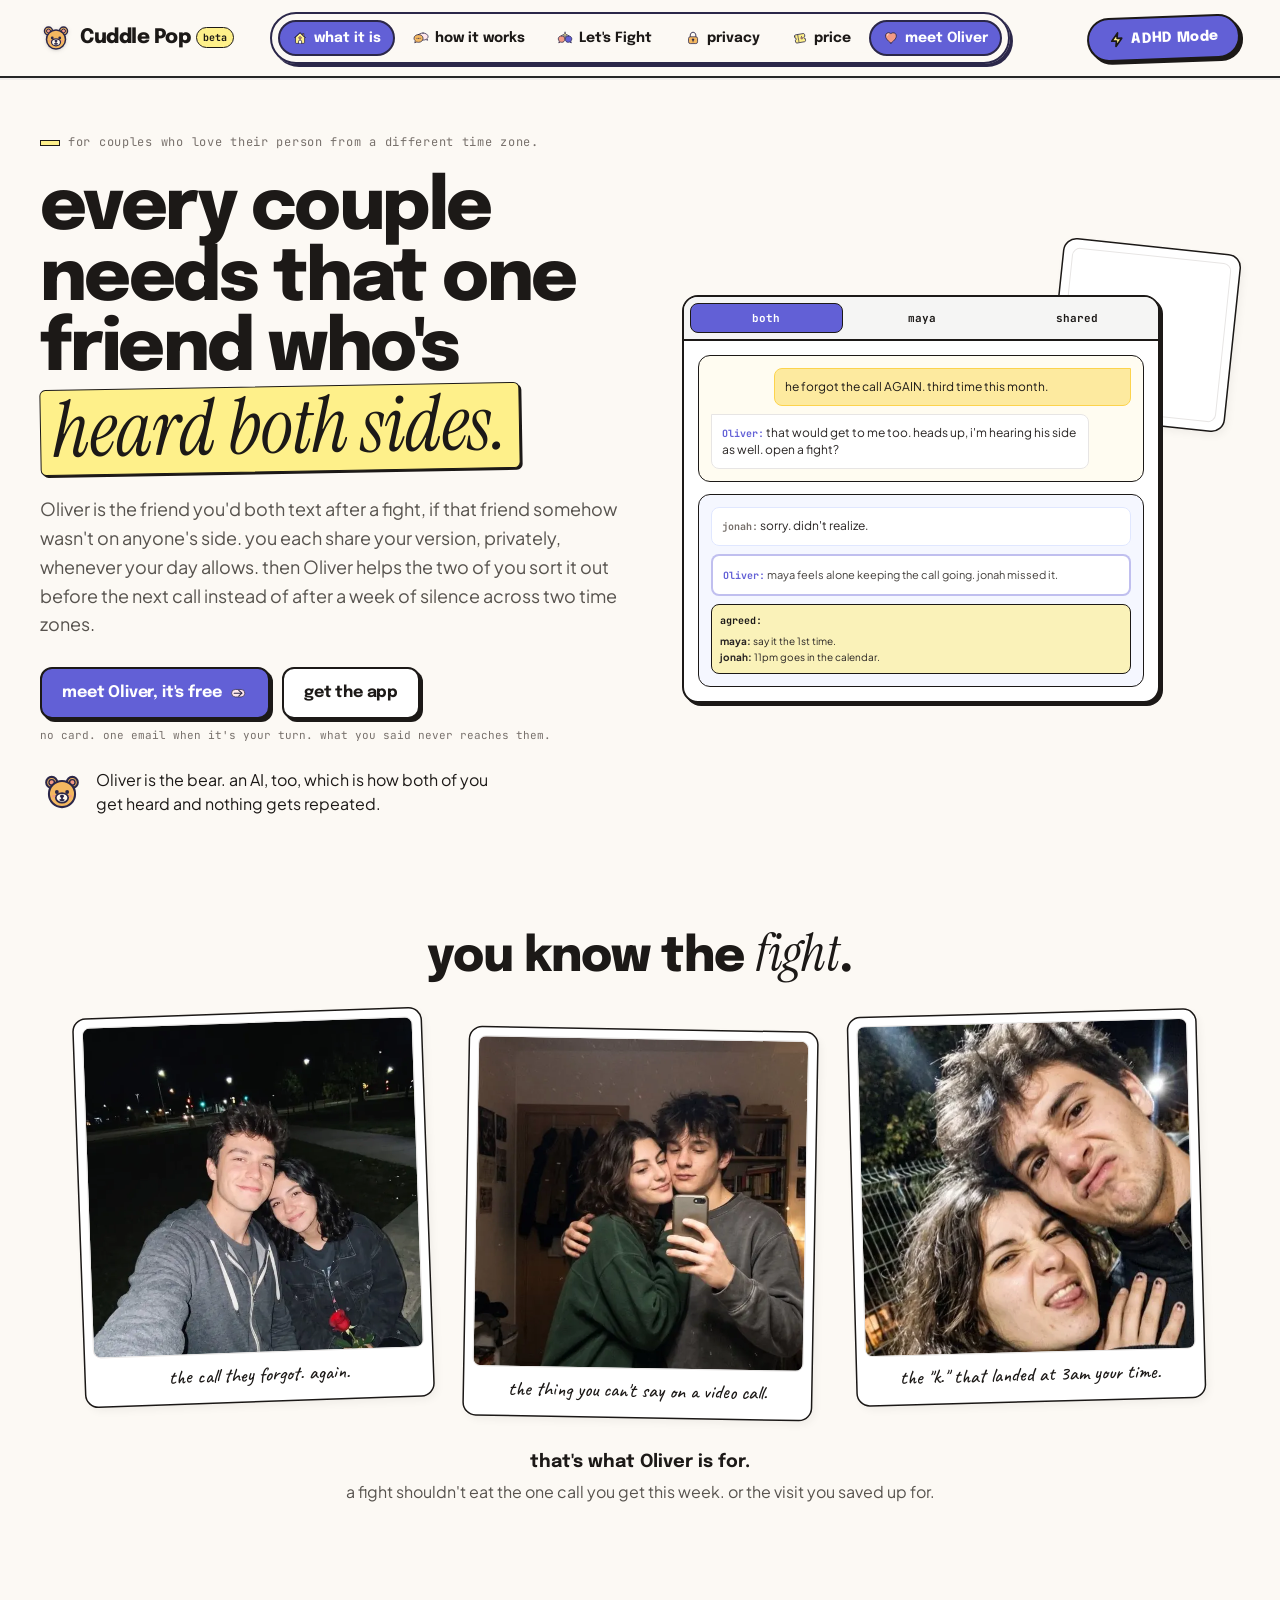
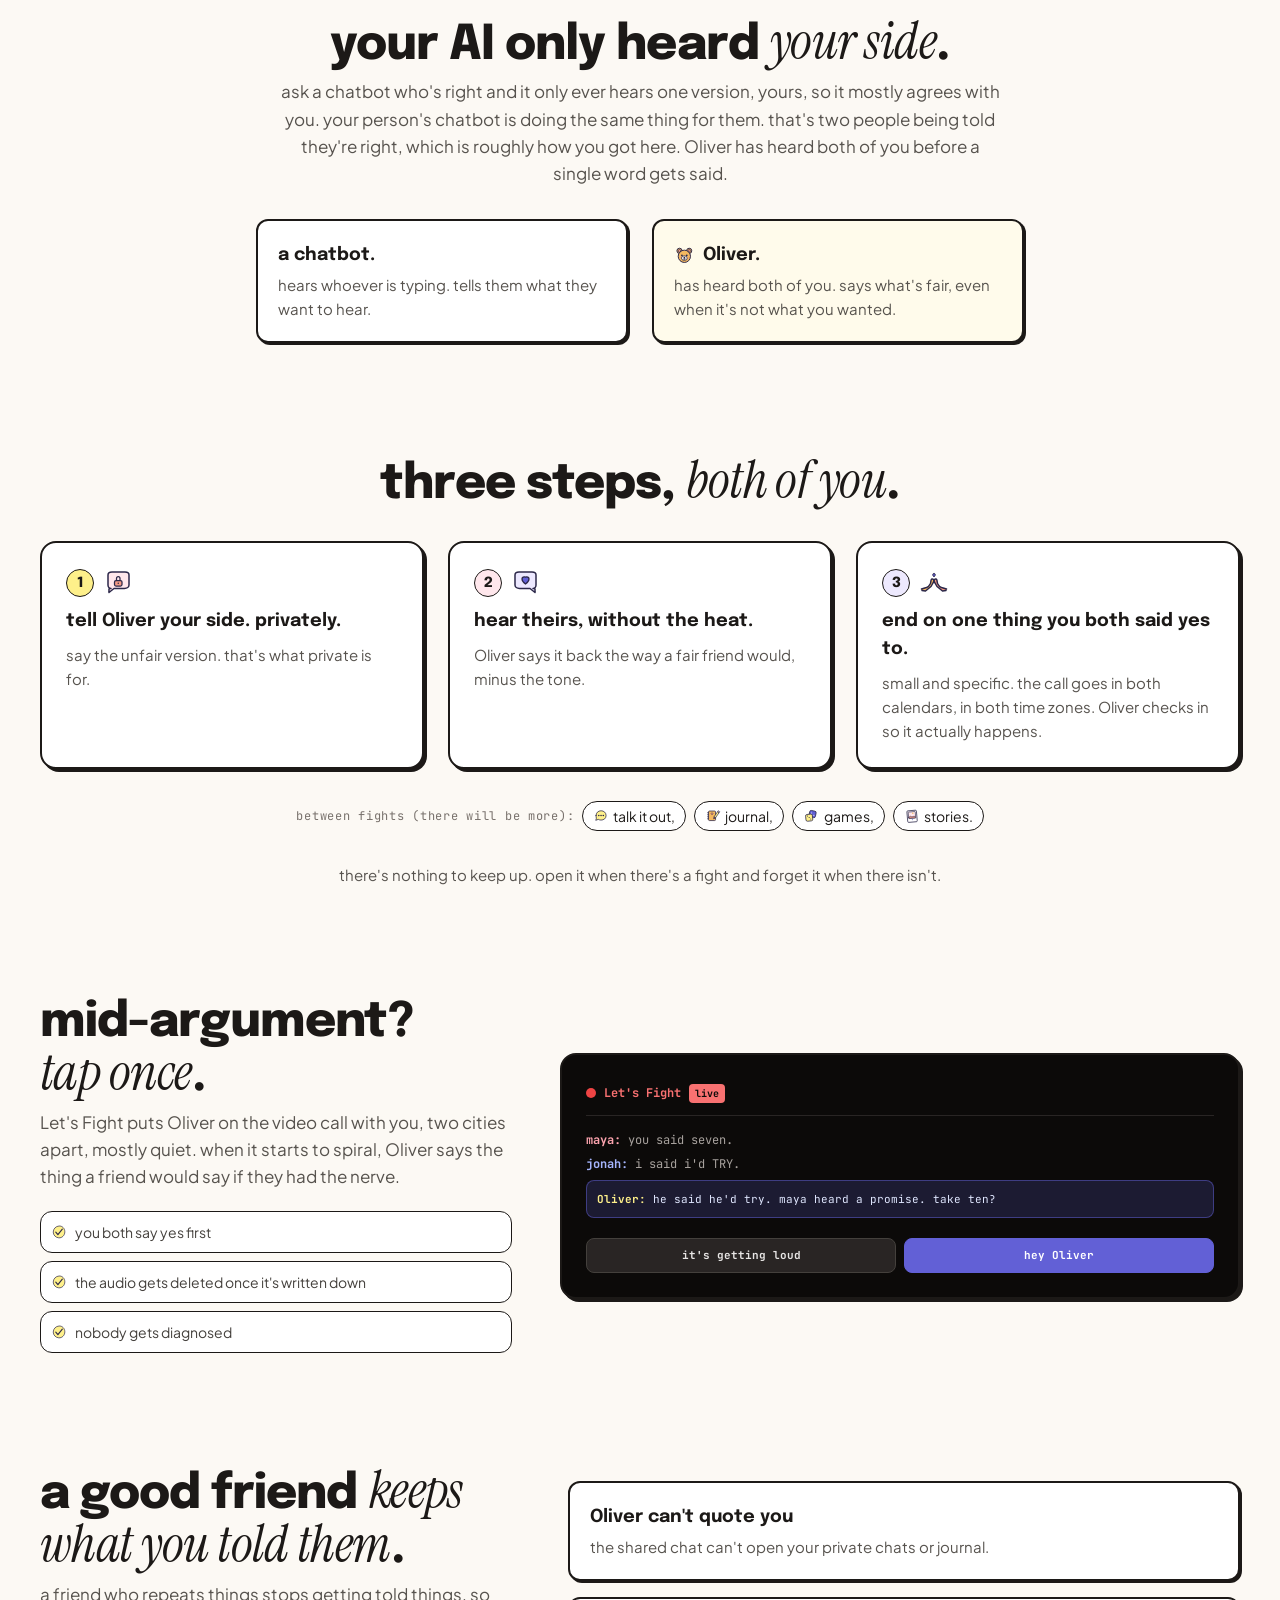
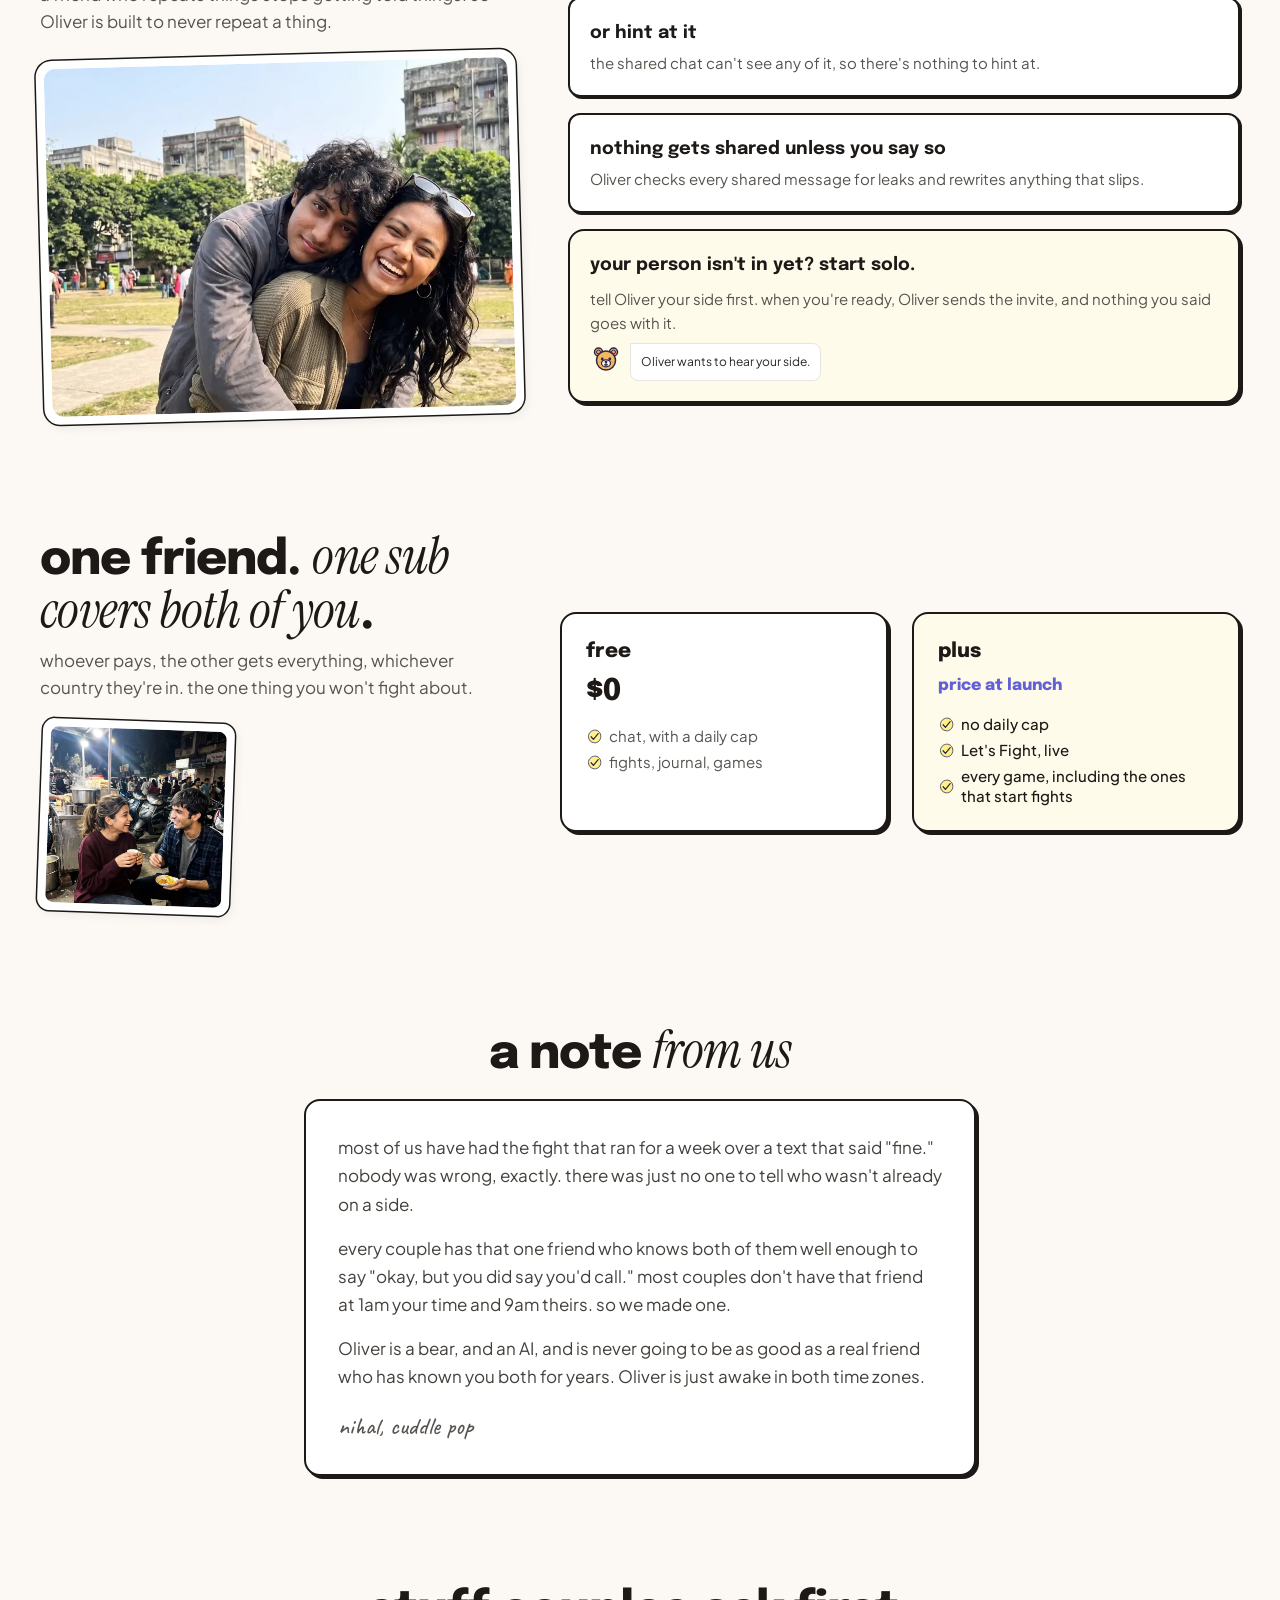
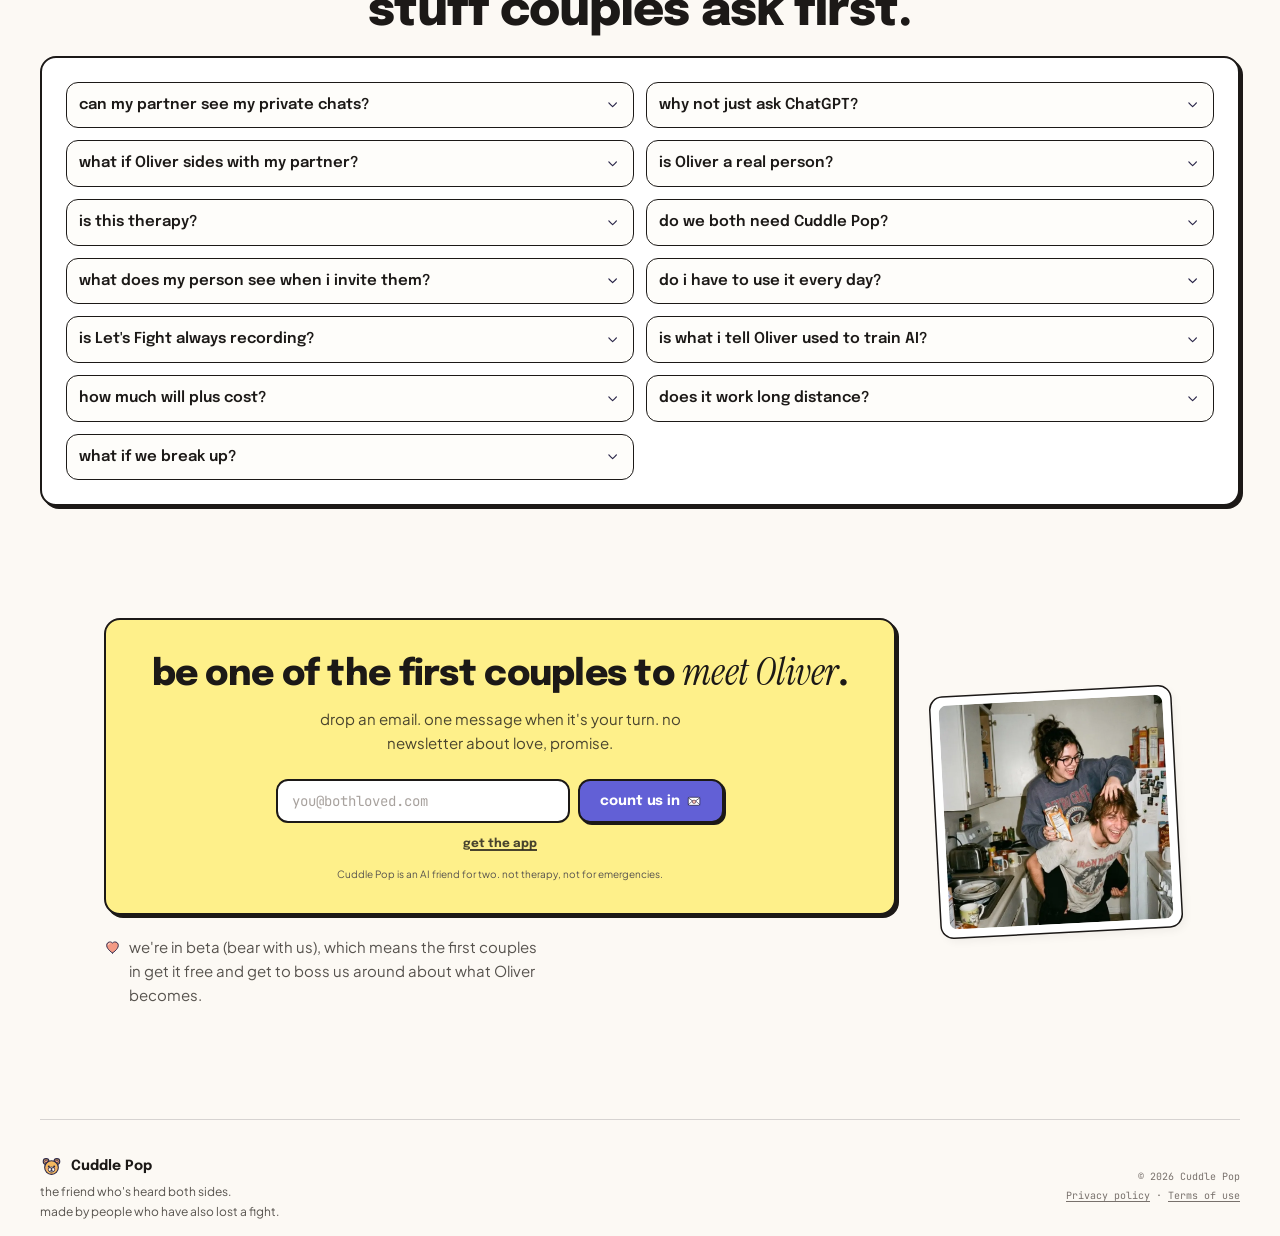
<file: index.html>
<!DOCTYPE html>
<html lang="en" class="scroll-smooth">
<head>
  <meta charset="UTF-8">
  <title>Cuddle Pop: the AI friend for long-distance couples who hears both sides</title>
  <meta name="description" content="meet Oliver, the friend you both share, from two time zones. each of you tells your side privately, whenever your day allows. Oliver hears both and helps you sort it out before the next call. free early access.">
  <link rel="canonical" href="https://cuddlepop.com/">
  <meta name="viewport" content="width=device-width, initial-scale=1, viewport-fit=cover">
  <meta name="theme-color" content="#FCF9F4">
  <meta name="api-base" content="https://api.cuddlepop.com/v1">

  <meta property="og:type" content="website">
  <meta property="og:site_name" content="Cuddle Pop">
  <meta property="og:url" content="https://cuddlepop.com/">
  <meta property="og:title" content="Oliver wants to hear your side.">
  <meta property="og:description" content="Cuddle Pop is the friend who's heard both sides, in both time zones. tell Oliver yours, privately. sort it out before the next call.">
  <meta property="og:image" content="https://cuddlepop.com/assets/og.png">
  <meta property="og:image:width" content="1200">
  <meta property="og:image:height" content="630">
  <meta property="og:image:alt" content="Oliver the bear beside the words: the friend who's heard both sides.">

  <meta name="twitter:card" content="summary_large_image">
  <meta name="twitter:title" content="Oliver wants to hear your side.">
  <meta name="twitter:description" content="Cuddle Pop is the friend who's heard both sides, in both time zones. tell Oliver yours, privately. sort it out before the next call.">
  <meta name="twitter:image" content="https://cuddlepop.com/assets/og.png">

  <link rel="icon" href="/assets/favicon.svg" type="image/svg+xml">
  <link rel="icon" href="/assets/favicon-32.png" sizes="32x32" type="image/png">
  <link rel="apple-touch-icon" href="/assets/apple-touch-icon.png">
  
  <!-- Google Fonts: Epilogue, Plus Jakarta Sans, JetBrains Mono, Instrument Serif (italic accent), Caveat (hand captions) -->
  <link rel="preconnect" href="https://fonts.googleapis.com">
  <link rel="preconnect" href="https://fonts.gstatic.com" crossorigin>
  <link rel="preload" as="style" href="https://fonts.googleapis.com/css2?family=Epilogue:wght@600;700;800&amp;family=Plus+Jakarta+Sans:wght@400;500;700&amp;family=JetBrains+Mono:wght@500;600&amp;family=Instrument+Serif:ital@1&amp;family=Caveat:wght@500&amp;display=swap" onload="this.onload=null;this.rel='stylesheet'">
  <noscript><link rel="stylesheet" href="https://fonts.googleapis.com/css2?family=Epilogue:wght@600;700;800&amp;family=Plus+Jakarta+Sans:wght@400;500;700&amp;family=JetBrains+Mono:wght@500;600&amp;family=Instrument+Serif:ital@1&amp;family=Caveat:wght@500&amp;display=swap"></noscript>

  <link rel="stylesheet" href="assets/site.css?v=babd26ed87">

  <style>
    /* Prevent iOS horizontal rubber banding, hide scrollbars */
    body {
      background-color: #FCF9F4;
      color: #1C1917;
      font-family: 'Plus Jakarta Sans', sans-serif;
      -webkit-font-smoothing: antialiased;
      overflow-x: hidden;
    }
    .no-scrollbar::-webkit-scrollbar {
      display: none;
    }
    .no-scrollbar {
      -ms-overflow-style: none;
      scrollbar-width: none;
    }
    /* Polaroids, tape */
    .polaroid-frame {
      box-shadow: 3px 4px 10px rgba(0,0,0,0.06), 0 0 0 1.5px #1C1917;
    }
    .washi-tape {
      background: rgba(254, 240, 138, 0.85);
      backdrop-filter: blur(1px);
      border: 1px dashed rgba(28, 25, 23, 0.4);
    }
    /* Soundwave animation */
    @keyframes pulse-wave {
      0%, 100% { height: 6px; }
      50% { height: 26px; }
    }
    .wave-bar {
      animation: pulse-wave 1.2s infinite ease-in-out;
    }
    .wave-bar:nth-child(2) { animation-delay: 0.15s; }
    .wave-bar:nth-child(3) { animation-delay: 0.3s; }
    .wave-bar:nth-child(4) { animation-delay: 0.45s; }
    .wave-bar:nth-child(5) { animation-delay: 0.2s; }
    .wave-bar:nth-child(6) { animation-delay: 0.35s; }


    /* Floating dock: bottom on phones, top on md+ */
    [id^="panel-"],#problem,#why-not-chatbot,#note,#faq,#early-access{scroll-margin-top:1rem}
    #dock-wrap{bottom:calc(12px + env(safe-area-inset-bottom))}
    #dock .tab-btn{position:relative}
    @media (max-width:767px){#dock .ic{width:1.25rem;height:1.25rem}}
    #dock .tab-btn[aria-current]{background:#EDE9FE;border-color:#2B2749}
    #dock .tab-btn[aria-current]::after{content:"";position:absolute;left:50%;bottom:3px;width:4px;height:4px;margin-left:-2px;border-radius:9999px;background:#2B2749}
    @media (min-width:768px){
      [id^="panel-"],#problem,#why-not-chatbot,#note,#faq,#early-access{scroll-margin-top:5rem}
      #dock-wrap{bottom:auto;top:12px}
      #dock .tab-btn[aria-current]{background:#6260D6;color:#fff}
      #dock .tab-btn[aria-current]::after{display:none}
    }
    .ic{width:1.15em;height:1.15em;display:inline-block;vertical-align:-0.22em;flex-shrink:0}
    /* the ADHD Mode tab: tilted like a sticker, wiggles every few seconds */
    @keyframes adhd-wiggle{0%,86%,100%{transform:rotate(-2deg)}89%{transform:rotate(3deg) scale(1.06)}92%{transform:rotate(-4deg) scale(1.06)}95%{transform:rotate(2deg)}}
    #adhd-tab{transform:rotate(-2deg);animation:adhd-wiggle 6s ease-in-out infinite}
    #adhd-tab:hover{animation-play-state:paused}
    @media (prefers-reduced-motion:reduce){#adhd-tab,.wave-bar,.animate-ping{animation:none}html.scroll-smooth{scroll-behavior:auto}}
    .ic-lg{width:2rem;height:2rem}
    .ic-xl{width:2.75rem;height:2.75rem}
  </style>

  <script src="assets/track.js?v=7691872161" defer></script>

  <script type="application/ld+json">
  {
    "@context": "https://schema.org",
    "@type": "Organization",
    "name": "Cuddle Pop",
    "url": "https://cuddlepop.com/",
    "logo": "https://cuddlepop.com/assets/apple-touch-icon.png",
    "slogan": "the friend who's heard both sides."
  }
  </script>
  <script type="application/ld+json">
  {
    "@context": "https://schema.org",
    "@type": "SoftwareApplication",
    "name": "Cuddle Pop",
    "applicationCategory": "LifestyleApplication",
    "operatingSystem": "iOS, Android",
    "description": "Cuddle Pop gives a long-distance couple Oliver, the AI mutual friend they share. Each partner tells their side privately from their own time zone, and Oliver helps them agree on what happens next before the next call.",
    "url": "https://cuddlepop.com/",
    "offers": { "@type": "Offer", "price": "0", "priceCurrency": "USD" }
  }
  </script>
  <script type="application/ld+json">
{
  "@context": "https://schema.org",
  "@type": "FAQPage",
  "mainEntity": [
    {
      "@type": "Question",
      "name": "can my partner see my private chats?",
      "acceptedAnswer": {
        "@type": "Answer",
        "text": "no. only your effort trend, if you both opt in."
      }
    },
    {
      "@type": "Question",
      "name": "why not just ask ChatGPT?",
      "acceptedAnswer": {
        "@type": "Answer",
        "text": "a chatbot hears one side: whoever's typing. so it tends to agree with you, and your person's chatbot agrees with them. Oliver hears both of you privately before saying anything, then helps you land on something you'd both actually do."
      }
    },
    {
      "@type": "Question",
      "name": "what if Oliver sides with my partner?",
      "acceptedAnswer": {
        "@type": "Answer",
        "text": "no side gets picked. Oliver only says what you've both agreed is fair."
      }
    },
    {
      "@type": "Question",
      "name": "is Oliver a real person?",
      "acceptedAnswer": {
        "@type": "Answer",
        "text": "no. Oliver is an AI, built to be fair to both of you and to keep what each of you shares private. also, a bear. that should have been a clue."
      }
    },
    {
      "@type": "Question",
      "name": "is this therapy?",
      "acceptedAnswer": {
        "@type": "Answer",
        "text": "no. if it spots crisis or abuse, it stops and points you to real help."
      }
    },
    {
      "@type": "Question",
      "name": "do we both need Cuddle Pop?",
      "acceptedAnswer": {
        "@type": "Answer",
        "text": "to sort out a fight together, yes. but you can start solo: tell Oliver your side, and invite your person when you're ready. you won't pay twice either."
      }
    },
    {
      "@type": "Question",
      "name": "what does my person see when i invite them?",
      "acceptedAnswer": {
        "@type": "Answer",
        "text": "a link and one line: \"Oliver wants to hear your side.\" the link works in any messaging app. it installs the app and connects the two of you automatically. nothing you told Oliver goes with it."
      }
    },
    {
      "@type": "Question",
      "name": "do i have to use it every day?",
      "acceptedAnswer": {
        "@type": "Answer",
        "text": "no. open it when there's a fight and ignore it when things are fine. the journal and games are there if you want them, and nobody will nag you about a streak."
      }
    },
    {
      "@type": "Question",
      "name": "is Let's Fight always recording?",
      "acceptedAnswer": {
        "@type": "Answer",
        "text": "no. you both opt in each time, and audio is deleted once transcribed."
      }
    },
    {
      "@type": "Question",
      "name": "is what i tell Oliver used to train AI?",
      "acceptedAnswer": {
        "@type": "Answer",
        "text": "no. what you tell Oliver stays between you and Oliver. none of it is used to train AI."
      }
    },
    {
      "@type": "Question",
      "name": "how much will plus cost?",
      "acceptedAnswer": {
        "@type": "Answer",
        "text": "we haven't set it yet. it'll be one price for the two of you, and the first couples in get it free."
      }
    },
    {
      "@type": "Question",
      "name": "does it work long distance?",
      "acceptedAnswer": {
        "@type": "Answer",
        "text": "yes. that's who it's built for. you each tell Oliver your side whenever your day allows, and Let's Fight works on video calls. the time zones are still your problem."
      }
    },
    {
      "@type": "Question",
      "name": "what if we break up?",
      "acceptedAnswer": {
        "@type": "Answer",
        "text": "either of you can lock it for both. we wipe the data on request. Oliver won't take it personally."
      }
    }
  ]
}
  </script>
</head>
<body class="min-h-screen pb-24 md:pb-0 bg-brand-cream selection:bg-brand-rose selection:text-brand-dark">
<svg xmlns="http://www.w3.org/2000/svg" style="display:none" aria-hidden="true"><symbol id="i-home" viewBox="0 0 64 64"><g fill="none"><path d="M14 28.5L32 12L50 28.5V50C50 51.6 48.6 53 47 53H17C15.4 53 14 51.6 14 50V28.5Z" fill="#FEF08A" stroke="#2B2749" stroke-width="3" stroke-linecap="round" stroke-linejoin="round"/> <path d="M10 30L32 10L54 30" stroke="#2B2749" stroke-width="3.2" stroke-linecap="round" stroke-linejoin="round"/> <path d="M42 20.5V14H47V25" stroke="#2B2749" stroke-width="3" stroke-linecap="round" stroke-linejoin="round" fill="#F4B860"/> <path d="M32 37.5C32 37.5 27 33.5 27 30.5C27 28.5 28.5 27 30.5 27C31.5 27 32 27.5 32 27.5C32 27.5 32.5 27 33.5 27C35.5 27 37 28.5 37 30.5C37 33.5 32 37.5 32 37.5Z" fill="#F39A85" stroke="#2B2749" stroke-width="2.5" stroke-linecap="round" stroke-linejoin="round"/> <path d="M26 53V44C26 42.5 27.5 41 29 41H35C36.5 41 38 42.5 38 44V53" stroke="#2B2749" stroke-width="3" stroke-linecap="round" stroke-linejoin="round" fill="#FFFFFF"/></g></symbol><symbol id="i-how-it-works" viewBox="0 0 64 64"><g fill="none"><path d="M22 14C33 14 42 20.5 42 28.5C42 31.2 40.5 33.7 38 35.8L40 43L33.5 39.8C29.8 41.5 25.8 42 22 42C11 42 2 35.5 2 27.5C2 19.5 11 14 22 14Z" transform="translate(18, -2)" fill="#FFE7EC" stroke="#2B2749" stroke-width="3" stroke-linecap="round" stroke-linejoin="round"/> <path d="M22 18C12 18 4 24.5 4 33C4 36.8 5.8 40.2 9 42.8L7 51L15.5 47.5C17.5 48.5 19.7 49 22 49C32 49 40 42.5 40 33C40 24.5 32 18 22 18Z" fill="#F4B860" stroke="#2B2749" stroke-width="3" stroke-linecap="round" stroke-linejoin="round"/> <circle cx="16" cy="33" r="2" fill="#2B2749"/> <circle cx="22" cy="33" r="2" fill="#2B2749"/> <circle cx="28" cy="33" r="2" fill="#2B2749"/></g></symbol><symbol id="i-lets-fight" viewBox="0 0 64 64"><g fill="none"><path d="M19 23C11 23 5 28.5 5 35.5C5 38.8 6.5 41.8 9.5 44L7 51L14.5 48C16 48.6 17.5 49 19 49C27 49 31 43.5 31 36.5C31 29.5 26 23 19 23Z" fill="#F39A85" stroke="#2B2749" stroke-width="3" stroke-linecap="round" stroke-linejoin="round"/> <path d="M45 23C53 23 59 28.5 59 35.5C59 38.8 57.5 41.8 54.5 44L57 51L49.5 48C48 48.6 46.5 49 45 49C37 49 33 43.5 33 36.5C33 29.5 38 23 45 23Z" fill="#6260D6" stroke="#2B2749" stroke-width="3" stroke-linecap="round" stroke-linejoin="round"/> <path d="M32 9L34.5 17L42 19.5L34.5 22L32 30L29.5 22L22 19.5L29.5 17L32 9Z" fill="#FEF08A" stroke="#2B2749" stroke-width="2.5" stroke-linecap="round" stroke-linejoin="round"/></g></symbol><symbol id="i-privacy" viewBox="0 0 64 64"><g fill="none"><path d="M21 28V20C21 14 26 9 32 9C38 9 43 14 43 20V28" stroke="#2B2749" stroke-width="3.5" stroke-linecap="round" stroke-linejoin="round"/> <rect x="14" y="27" width="36" height="27" rx="7" fill="#F4B860" stroke="#2B2749" stroke-width="3" stroke-linejoin="round"/> <path d="M32 44C32 44 28 40.5 28 38C28 36.3 29.3 35 30.7 35C31.5 35 32 35.5 32 35.5C32 35.5 32.5 35 33.3 35C34.7 35 36 36.3 36 38C36 40.5 32 44 32 44Z" fill="#2B2749" stroke="#2B2749" stroke-width="1.5" stroke-linejoin="round"/> <path d="M32 42.5V47" stroke="#2B2749" stroke-width="2.5" stroke-linecap="round"/></g></symbol><symbol id="i-pricing" viewBox="0 0 64 64"><g fill="none"><g transform="rotate(-10 32 32)"> <path d="M12 21C12 18.5 14 16.5 16.5 16.5H47.5C50 16.5 52 18.5 52 21V28.5C49.5 28.5 47.5 30.5 47.5 33C47.5 35.5 49.5 37.5 52 37.5V45C52 47.5 50 49.5 47.5 49.5H16.5C14 49.5 12 47.5 12 45V37.5C14.5 37.5 16.5 35.5 16.5 33C16.5 30.5 14.5 28.5 12 28.5V21Z" fill="#FEF08A" stroke="#2B2749" stroke-width="3" stroke-linecap="round" stroke-linejoin="round"/> <line x1="25" y1="18" x2="25" y2="48" stroke="#2B2749" stroke-width="2.5" stroke-dasharray="3 3" stroke-linecap="round"/> <path d="M37 27C37 27 34 31 34 33C34 34.5 35.2 35.5 36.5 35.5C37.2 35.5 38 35 38 35C38 35 38.8 35.5 39.5 35.5C40.8 35.5 42 34.5 42 33C42 31 37 27 37 27Z" transform="translate(1, 1)" fill="#F39A85" stroke="#2B2749" stroke-width="2" stroke-linecap="round" stroke-linejoin="round"/> </g></g></symbol><symbol id="i-friend" viewBox="0 0 64 64"><g fill="none"><circle cx="17" cy="18" r="8" fill="#F4B860" stroke="#2B2749" stroke-width="3"/> <circle cx="17" cy="18" r="4" fill="#F39A85" stroke="#2B2749" stroke-width="2"/> <circle cx="47" cy="18" r="8" fill="#F4B860" stroke="#2B2749" stroke-width="3"/> <circle cx="47" cy="18" r="4" fill="#F39A85" stroke="#2B2749" stroke-width="2"/> <circle cx="32" cy="35" r="19" fill="#F4B860" stroke="#2B2749" stroke-width="3"/> <ellipse cx="32" cy="40.5" rx="9" ry="7" fill="#FFF9ED" stroke="#2B2749" stroke-width="2.5"/> <path d="M29 38C29 36.8 30.3 36 32 36C33.7 36 35 36.8 35 38C35 39.5 32 41 32 41C32 41 29 39.5 29 38Z" fill="#2B2749"/> <path d="M32 41V43.5M29.5 43.5C30.5 44.5 33.5 44.5 34.5 43.5" stroke="#2B2749" stroke-width="2.5" stroke-linecap="round"/> <circle cx="24.5" cy="32" r="2.8" fill="#2B2749"/> <circle cx="39.5" cy="32" r="2.8" fill="#2B2749"/> <circle cx="20" cy="38" r="2" fill="#F39A85"/> <circle cx="44" cy="38" r="2" fill="#F39A85"/></g></symbol><symbol id="i-your-side" viewBox="0 0 64 64"><g fill="none"><path d="M12 16C12 13 15 10 20 10H46C51 10 54 13 54 16V36C54 40 50 43 45 43H24L14 51V43H18C14 43 12 39 12 36V16Z" fill="#FFE7EC" stroke="#2B2749" stroke-width="3" stroke-linecap="round" stroke-linejoin="round"/> <path d="M29 27V23C29 20.8 30.5 19 32.5 19C34.5 19 36 20.8 36 23V27" stroke="#2B2749" stroke-width="2.5" stroke-linecap="round"/> <rect x="25" y="27" width="15" height="11" rx="3" fill="#F39A85" stroke="#2B2749" stroke-width="2.5"/> <circle cx="32.5" cy="32.5" r="1.5" fill="#2B2749"/></g></symbol><symbol id="i-their-side" viewBox="0 0 64 64"><g fill="none"><path d="M52 16C52 13 49 10 44 10H18C13 10 10 13 10 16V36C10 40 14 43 19 43H40L50 51V43H46C50 43 52 39 52 36V16Z" fill="#ECE8FF" stroke="#2B2749" stroke-width="3" stroke-linecap="round" stroke-linejoin="round"/> <path d="M31 34C31 34 24 29 24 24C24 21.5 26 19.5 28.5 19.5C29.8 19.5 31 20.2 31 20.2C31 20.2 32.2 19.5 33.5 19.5C36 19.5 38 21.5 38 24C38 29 31 34 31 34Z" fill="#6260D6" stroke="#2B2749" stroke-width="2.5" stroke-linecap="round" stroke-linejoin="round"/></g></symbol><symbol id="i-both-sides" viewBox="0 0 64 64"><g fill="none"><path d="M7 44L17 41C21 39.5 23 37 25 33L26 27C26.5 24 29 23 31 25C32.5 26.5 32 29 30 32L26 39L15 48L8 47" fill="#F4B860" stroke="#2B2749" stroke-width="3" stroke-linecap="round" stroke-linejoin="round"/> <path d="M57 44L47 41C43 39.5 41 37 39 33L38 27C37.5 24 35 23 33 25C31.5 26.5 32 29 34 32L38 39L49 48L56 47" fill="#F39A85" stroke="#2B2749" stroke-width="3" stroke-linecap="round" stroke-linejoin="round"/> <path d="M32 20C32 20 29.5 17.5 29.5 15.5C29.5 14 30.5 13 31.5 13C32 13 32 13.5 32 13.5C32 13.5 32 13 32.5 13C33.5 13 34.5 14 34.5 15.5C34.5 17.5 32 20 32 20Z" fill="#6260D6" stroke="#2B2749" stroke-width="2"/></g></symbol><symbol id="i-chat" viewBox="0 0 64 64"><g fill="none"><path d="M12 30C12 18.5 21 11 32 11C43 11 52 18.5 52 30C52 41.5 43 48 32 48C28 48 24.5 47 21 45.2L11 49L13.5 40.5C12.5 37.5 12 34 12 30Z" fill="#FEF08A" stroke="#2B2749" stroke-width="3" stroke-linecap="round" stroke-linejoin="round"/> <circle cx="23" cy="30" r="3.2" fill="#2B2749"/> <circle cx="32" cy="30" r="3.2" fill="#2B2749"/> <circle cx="41" cy="30" r="3.2" fill="#2B2749"/></g></symbol><symbol id="i-mic" viewBox="0 0 64 64"><g fill="none"><rect x="23" y="10" width="18" height="26" rx="9" fill="#6260D6" stroke="#2B2749" stroke-width="3" stroke-linejoin="round"/> <path d="M23 23H41" stroke="#FEF08A" stroke-width="2.5" stroke-linecap="round"/> <path d="M17 26C17 35 23.5 40 32 40C40.5 40 47 35 47 26" stroke="#2B2749" stroke-width="3" stroke-linecap="round"/> <path d="M32 40V51" stroke="#2B2749" stroke-width="3.5" stroke-linecap="round"/> <path d="M20 52C23 50.8 41 50.8 44 52" stroke="#2B2749" stroke-width="3.5" stroke-linecap="round"/></g></symbol><symbol id="i-journal" viewBox="0 0 64 64"><g fill="none"><rect x="14" y="12" width="28" height="38" rx="4" fill="#F4B860" stroke="#2B2749" stroke-width="3" stroke-linejoin="round"/> <path d="M14 19H10M14 27H10M14 35H10M14 43H10" stroke="#2B2749" stroke-width="3" stroke-linecap="round"/> <path d="M28 28C28 28 24 24 24 22C24 20.5 25 19.5 26.5 19.5C27.2 19.5 28 20 28 20C28 20 28.8 19.5 29.5 19.5C31 19.5 32 20.5 32 22C32 24 28 28 28 28Z" fill="#F39A85" stroke="#2B2749" stroke-width="1.8"/> <g transform="rotate(35 44 34)"> <rect x="38" y="14" width="7" height="26" fill="#FEF08A" stroke="#2B2749" stroke-width="2.5" stroke-linejoin="round"/> <path d="M38 40L41.5 47L45 40H38Z" fill="#F39A85" stroke="#2B2749" stroke-width="2.5" stroke-linejoin="round"/> <circle cx="41.5" cy="45" r="1" fill="#2B2749"/> <rect x="38" y="10" width="7" height="4" fill="#FFE7EC" stroke="#2B2749" stroke-width="2.5" stroke-linejoin="round"/> </g></g></symbol><symbol id="i-games" viewBox="0 0 64 64"><g fill="none"><rect x="25" y="11" width="26" height="26" rx="6" transform="rotate(12 38 24)" fill="#6260D6" stroke="#2B2749" stroke-width="3" stroke-linejoin="round"/> <circle cx="34" cy="20" r="2.2" fill="#FFFFFF"/> <circle cx="43" cy="29" r="2.2" fill="#FFFFFF"/> <rect x="11" y="25" width="27" height="27" rx="6" transform="rotate(-6 24 38)" fill="#FEF08A" stroke="#2B2749" stroke-width="3" stroke-linejoin="round"/> <circle cx="18" cy="32" r="2.2" fill="#2B2749"/> <circle cx="24.5" cy="38" r="2.2" fill="#2B2749"/> <circle cx="31" cy="44" r="2.2" fill="#2B2749"/></g></symbol><symbol id="i-stories" viewBox="0 0 64 64"><g fill="none"><g transform="rotate(-5 32 32)"> <rect x="13" y="10" width="38" height="46" rx="4" fill="#FFFFFF" stroke="#2B2749" stroke-width="3" stroke-linejoin="round"/> <rect x="18" y="15" width="28" height="26" rx="2" fill="#FFE7EC" stroke="#2B2749" stroke-width="2.5"/> <circle cx="36" cy="21" r="3" fill="#F4B860"/> <path d="M19 36C22 32 26 31 29 34C32 37 38 31 45 35V40H19V36Z" fill="#F39A85" stroke="#2B2749" stroke-width="2" stroke-linecap="round" stroke-linejoin="round"/> <path d="M32 49C32 49 30 47.5 30 46C30 45 30.8 44.5 31.5 44.5C31.8 44.5 32 45 32 45C32 45 32.2 44.5 32.5 44.5C33.2 44.5 34 45 34 46C34 47.5 32 49 32 49Z" fill="#6260D6"/> </g></g></symbol><symbol id="i-check" viewBox="0 0 64 64"><g fill="none"><path d="M32 8C45 7 55 18 55 31C55 45 44 56 31 55C18 54 9 44 9 32C9 19 19 9 32 8Z" fill="#FEF08A" stroke="#2B2749" stroke-width="2.8"/> <path d="M19 32.5L27.5 42L45 20.5" stroke="#2B2749" stroke-width="4.5" stroke-linecap="round" stroke-linejoin="round"/></g></symbol><symbol id="i-sparkle" viewBox="0 0 64 64"><g fill="none"><path d="M32 7C32 20 20 32 7 32C20 32 32 44 32 57C32 44 44 32 57 32C44 32 32 20 32 7Z" fill="#F4B860" stroke="#2B2749" stroke-width="3" stroke-linejoin="round"/> <path d="M48 11C48 15 44 18 41 18C44 18 48 21 48 25C48 21 52 18 55 18C52 18 48 15 48 11Z" fill="#6260D6" stroke="#2B2749" stroke-width="2" stroke-linejoin="round"/> <circle cx="15" cy="48" r="2.5" fill="#F39A85" stroke="#2B2749" stroke-width="1.5"/></g></symbol><symbol id="i-heart" viewBox="0 0 64 64"><g fill="none"><path d="M31.5 52C31.5 52 11 39 10 25C9 16 16 10 24 11C28 11.5 31.5 15 31.5 15C31.5 15 35 11.5 39 11C47 10 54 16 53 25C52 39 31.5 52 31.5 52Z" fill="#F39A85" stroke="#2B2749" stroke-width="3.5" stroke-linecap="round" stroke-linejoin="round"/> <path d="M17 21C16.5 17 19.5 15 22.5 15" stroke="#FFFFFF" stroke-width="2.5" stroke-linecap="round"/></g></symbol><symbol id="i-arrow" viewBox="0 0 64 64"><g fill="none"><rect x="9" y="19" width="46" height="26" rx="13" fill="#FFE7EC" stroke="#2B2749" stroke-width="2.5"/> <path d="M18 32H44" stroke="#2B2749" stroke-width="3.8" stroke-linecap="round"/> <path d="M34 22L45 32L34 42" stroke="#2B2749" stroke-width="3.8" stroke-linecap="round" stroke-linejoin="round"/></g></symbol><symbol id="i-envelope" viewBox="0 0 64 64"><g fill="none"><rect x="9" y="17" width="46" height="32" rx="5" fill="#FFFFFF" stroke="#2B2749" stroke-width="3" stroke-linejoin="round"/> <path d="M9 19L32 36L55 19" stroke="#2B2749" stroke-width="3" stroke-linecap="round" stroke-linejoin="round"/> <path d="M9 47L24 33M55 47L40 33" stroke="#2B2749" stroke-width="2.5" stroke-linecap="round"/> <circle cx="32" cy="35" r="7" fill="#F39A85" stroke="#2B2749" stroke-width="2"/> <path d="M32 38C32 38 29.5 35.5 29.5 34C29.5 32.8 30.2 32 31.2 32C31.7 32 32 32.4 32 32.4C32 32.4 32.3 32 32.8 32C33.8 32 34.5 32.8 34.5 34C34.5 35.5 32 38 32 38Z" fill="#FFFFFF"/></g></symbol><symbol id="i-glue" viewBox="0 0 64 64"><g fill="none"><g transform="rotate(22 32 32)"> <rect x="27" y="11" width="10" height="7" rx="1.5" fill="#FFE7EC" stroke="#2B2749" stroke-width="2.5" stroke-linejoin="round"/> <rect x="24" y="17" width="16" height="5" rx="1" fill="#FEF08A" stroke="#2B2749" stroke-width="2.5"/> <rect x="22" y="21" width="20" height="28" rx="2" fill="#6260D6" stroke="#2B2749" stroke-width="3" stroke-linejoin="round"/> <rect x="23" y="47" width="18" height="6" rx="2" fill="#F4B860" stroke="#2B2749" stroke-width="2.8"/> <rect x="24" y="26" width="16" height="15" rx="2" fill="#FFFFFF" stroke="#2B2749" stroke-width="2"/> <path d="M32 35C32 35 29 32.5 29 31C29 29.8 30 29 31 29C31.5 29 32 29.4 32 29.4C32 29.4 32.5 29 33 29C34 29 35 29.8 35 31C35 32.5 32 35 32 35Z" fill="#F39A85"/> </g></g></symbol><symbol id="i-chevron" viewBox="0 0 64 64"><g fill="none" stroke="#2B2749" stroke-width="4.5" stroke-linecap="round" stroke-linejoin="round"><path d="M18 25.5C22.5 30.5 27 35 32 39.5C37 35 41.5 30.5 46 25.5"/></g></symbol></svg>

  <!-- ================= TOP BAR (scrolls with the page; on md-lg the top band is left free for the dock) ================= -->
  <header id="site-header" class="bg-brand-cream border-b-2 border-brand-border shadow-[0_2px_0_rgba(43,39,73,0.06)]">
    <div class="max-w-4xl mx-auto px-4 py-2.5 flex items-center justify-between md:px-8 md:pt-[76px] md:pb-3 xl:max-w-7xl xl:px-10 xl:py-2.5 xl:min-h-[76px]">
      <a href="#panel-home" class="flex items-center gap-2 group">
        <span class="text-2xl filter drop-shadow group-hover:scale-110 transition-transform"><svg class="ic ic-lg" aria-hidden="true"><use href="#i-friend"/></svg></span>
        <div class="flex items-center gap-1.5">
          <span class="font-heading font-extrabold text-xl tracking-tight text-brand-dark">Cuddle Pop</span>
          <span class="bg-brand-lemon text-brand-dark text-[10px] font-mono font-bold px-1.5 py-0.5 rounded-full border border-brand-dark">beta</span>
        </div>
      </a>
      <div class="flex items-center gap-2">
        <a href="/adhd/" onclick="window.track && track('mode_switch', { to: 'adhd' })" id="adhd-tab" class="inline-flex items-center gap-1.5 bg-brand-primary text-white text-xs font-heading font-extrabold tracking-wide px-3.5 py-2 rounded-full border-2 border-brand-dark shadow-pop hover:shadow-pop-lg hover:-translate-y-0.5 active:translate-x-0.5 active:translate-y-0.5 active:shadow-none transition-all xl:text-sm xl:px-5 xl:py-2.5">
          <svg class="ic" viewBox="0 0 24 24" fill="none" stroke="currentColor" stroke-width="2.5" stroke-linecap="round" stroke-linejoin="round" aria-hidden="true"><path d="M13 2 4 14h7l-1 8 9-12h-7l1-8z" fill="#FEF08A" stroke="#1C1917"/></svg>
          <span>ADHD Mode</span>
        </a>
        <a href="#early-access" onclick="scrollToEarlyAccess(event, 'nav')" class="xl:text-sm xl:px-4 xl:py-2 hidden items-center gap-1.5 bg-brand-primary text-white text-xs font-bold px-3 py-1.5 rounded-full border-2 border-brand-dark shadow-pop-sm hover:translate-x-0.5 hover:translate-y-0.5 hover:shadow-none transition-all">
          <span>meet Oliver</span>
          <svg class="ic" aria-hidden="true"><use href="#i-arrow"/></svg>
        </a>
      </div>
    </div>
  </header>

  <!-- ================= FLOATING DOCK ================= -->
  <div id="dock-wrap" class="fixed inset-x-0 z-50 flex justify-center px-2 pointer-events-none">
    <nav id="dock" aria-label="sections" class="pointer-events-auto max-w-full flex items-center gap-0.5 md:gap-1 p-1 md:p-1.5 rounded-[1.75rem] md:rounded-full bg-brand-cream/[0.92] backdrop-blur-md border-2 border-[#2B2749] shadow-[3px_3px_0px_#2B2749]">
      <a href="#panel-home" data-section="panel-home" aria-label="what it is" class="tab-btn flex flex-col md:flex-row items-center gap-0.5 md:gap-1.5 whitespace-nowrap rounded-full border-2 border-transparent px-2 py-1 md:px-3 md:py-1.5 text-sm font-heading font-bold text-brand-dark transition-[transform,background-color] duration-150 ease-out will-change-transform [@media(hover:hover)]:hover:scale-[1.12] [@media(hover:hover)]:hover:bg-brand-butter">
        <svg class="ic" aria-hidden="true"><use href="#i-home"/></svg>
        <span class="md:hidden text-[10px] leading-none">what</span><span class="sr-only md:not-sr-only">what it is</span>
      </a>
      <a href="#panel-how-it-works" data-section="panel-how-it-works" aria-label="how it works" class="tab-btn flex flex-col md:flex-row items-center gap-0.5 md:gap-1.5 whitespace-nowrap rounded-full border-2 border-transparent px-2 py-1 md:px-3 md:py-1.5 text-sm font-heading font-bold text-brand-dark transition-[transform,background-color] duration-150 ease-out will-change-transform [@media(hover:hover)]:hover:scale-[1.12] [@media(hover:hover)]:hover:bg-brand-butter">
        <svg class="ic" aria-hidden="true"><use href="#i-how-it-works"/></svg>
        <span class="md:hidden text-[10px] leading-none">how</span><span class="sr-only md:not-sr-only">how it works</span>
      </a>
      <a href="#panel-lets-fight" data-section="panel-lets-fight" aria-label="Let&#39;s Fight" class="tab-btn flex flex-col md:flex-row items-center gap-0.5 md:gap-1.5 whitespace-nowrap rounded-full border-2 border-transparent px-2 py-1 md:px-3 md:py-1.5 text-sm font-heading font-bold text-brand-dark transition-[transform,background-color] duration-150 ease-out will-change-transform [@media(hover:hover)]:hover:scale-[1.12] [@media(hover:hover)]:hover:bg-brand-butter">
        <svg class="ic" aria-hidden="true"><use href="#i-lets-fight"/></svg>
        <span class="md:hidden text-[10px] leading-none">fight</span><span class="sr-only md:not-sr-only">Let's Fight</span>
      </a>
      <a href="#panel-privacy" data-section="panel-privacy" aria-label="privacy" class="tab-btn flex flex-col md:flex-row items-center gap-0.5 md:gap-1.5 whitespace-nowrap rounded-full border-2 border-transparent px-2 py-1 md:px-3 md:py-1.5 text-sm font-heading font-bold text-brand-dark transition-[transform,background-color] duration-150 ease-out will-change-transform [@media(hover:hover)]:hover:scale-[1.12] [@media(hover:hover)]:hover:bg-brand-butter">
        <svg class="ic" aria-hidden="true"><use href="#i-privacy"/></svg>
        <span class="md:hidden text-[10px] leading-none">privacy</span><span class="sr-only md:not-sr-only">privacy</span>
      </a>
      <a href="#panel-pricing" data-section="panel-pricing" aria-label="price" class="tab-btn flex flex-col md:flex-row items-center gap-0.5 md:gap-1.5 whitespace-nowrap rounded-full border-2 border-transparent px-2 py-1 md:px-3 md:py-1.5 text-sm font-heading font-bold text-brand-dark transition-[transform,background-color] duration-150 ease-out will-change-transform [@media(hover:hover)]:hover:scale-[1.12] [@media(hover:hover)]:hover:bg-brand-butter">
        <svg class="ic" aria-hidden="true"><use href="#i-pricing"/></svg>
        <span class="md:hidden text-[10px] leading-none">price</span><span class="sr-only md:not-sr-only">price</span>
      </a>
      <a href="#early-access" onclick="scrollToEarlyAccess(event, 'nav')" aria-label="meet Oliver" class="flex flex-col md:flex-row items-center gap-0.5 md:gap-1.5 whitespace-nowrap rounded-full border-2 border-[#2B2749] bg-brand-primary text-white px-3 py-1.5 text-sm font-heading font-bold transition-[transform,background-color] duration-150 ease-out will-change-transform [@media(hover:hover)]:hover:scale-[1.12] [@media(hover:hover)]:hover:bg-brand-primaryHover">
        <svg class="ic" aria-hidden="true"><use href="#i-heart"/></svg>
        <span class="md:hidden text-[10px] leading-none">Oliver</span><span class="sr-only md:not-sr-only">meet Oliver</span>
      </a>
    </nav>
  </div>

  <main class="max-w-xl mx-auto px-4 pt-6 space-y-20 md:max-w-4xl md:px-8 md:pt-10 md:space-y-24 xl:max-w-7xl xl:px-10 xl:pt-14 xl:space-y-28">

    <!-- ========== 1. HERO: what is this, is it for me? ========== -->
    <section id="panel-home" class="space-y-8 md:space-y-0 md:grid md:grid-cols-2 md:gap-8 md:items-center xl:grid-cols-[1.05fr_1fr] xl:gap-14">
      <div class="text-center space-y-4 md:text-left xl:space-y-6">
        <p class="text-[11px] font-mono tracking-[0.06em] text-stone-500 md:text-xs"><span aria-hidden="true" class="inline-block w-5 h-[6px] mr-2 align-middle bg-brand-lemon border border-brand-dark"></span><span>for couples who love their person from a different time zone.</span></p>
        <h1 class="font-heading font-extrabold text-4xl sm:text-5xl md:text-4xl lg:text-5xl text-brand-dark leading-[1.04] tracking-[-0.035em] xl:text-7xl xl:leading-[0.98]">
          every couple needs that one friend who's <span class="bg-brand-lemon px-2 py-0.5 rounded-md border border-brand-dark shadow-pop-sm inline-block rotate-[-1deg] px-3"><span class="font-accent italic font-normal text-[1.08em] tracking-[-0.01em]">heard both sides.</span></span>
        </h1>
        <p class="text-base text-stone-600 max-w-[60ch] mx-auto leading-[1.6] md:mx-0 xl:text-lg xl:leading-[1.6]">
          Oliver is the friend you'd both text after a fight, if that friend somehow wasn't on anyone's side. you each share your version, privately, whenever your day allows. then Oliver helps the two of you sort it out before the next call instead of after a week of silence across two time zones.</p>
        <div class="pt-1 space-y-2">
          <div class="flex flex-wrap items-center justify-center gap-3 md:justify-start">
          <a href="#early-access" onclick="scrollToEarlyAccess(event, 'hero')" class="inline-flex items-center gap-2 bg-brand-primary text-white font-heading font-bold tracking-[-0.01em] text-sm sm:text-base px-5 py-3 rounded-xl border-2 border-brand-dark shadow-pop hover:translate-x-0.5 hover:translate-y-0.5 hover:shadow-none transition-all">
            <span>meet Oliver, it's free</span>
            <svg class="ic" aria-hidden="true"><use href="#i-arrow"/></svg>
          </a>
          <button type="button" onclick="openGetApp('hero')" class="inline-flex items-center gap-2 bg-white text-brand-dark font-heading font-bold tracking-[-0.01em] text-sm sm:text-base px-5 py-3 rounded-xl border-2 border-brand-dark shadow-pop hover:translate-x-0.5 hover:translate-y-0.5 hover:shadow-none transition-all">
            <span>get the app</span>
          </button>
          </div>
          <p class="text-[11px] font-mono text-stone-500">no card. one email when it's your turn. what you said never reaches them.</p>
        </div>
        <p class="flex items-center justify-center gap-3 max-w-md mx-auto text-sm text-brand-dark text-left leading-snug md:mx-0 md:justify-start xl:text-base">
          <svg class="ic ic-xl" aria-hidden="true"><use href="#i-friend"/></svg>
          <span>Oliver is the bear. an AI, too, which is how both of you get heard and nothing gets repeated.</span>
        </p>
      </div>

      <!-- Real product in use: the chat demo, with one polaroid tucked behind -->
      <div class="relative pt-10 md:pt-12 xl:pr-4">
        <div class="hidden sm:block absolute top-0 right-2 w-36 xl:w-44 polaroid-frame bg-white p-2 rounded-xl rotate-[6deg]">
          <div class="overflow-hidden rounded-lg aspect-square border border-stone-200">
            <!-- Hidden under 640px: the 1x1 data: source there keeps phones from downloading the photo. -->
            <picture class="contents"><source media="(min-width: 640px)" type="image/webp" srcset="assets/rooftop.webp"><source media="(min-width: 640px)" srcset="assets/rooftop.jpg"><source srcset="[data-uri]"><img src="assets/rooftop.jpg" alt="couple laughing cheek to cheek in a selfie on a city street at night" width="605" height="810" loading="eager" fetchpriority="high" class="w-full h-full object-cover"></picture>
          </div>
                  </div>

        <div class="relative bg-white border-2 border-brand-dark rounded-2xl shadow-pop overflow-hidden sm:mr-10 xl:mr-16">
          <div class="bg-stone-100 border-b-2 border-brand-dark p-1.5 flex gap-1">
            <button onclick="toggleChatView('split')" id="chat-tab-split" class="flex-1 py-1.5 text-[11px] font-mono font-bold rounded-lg bg-brand-primary text-white border border-brand-dark transition-all">both</button>
            <button onclick="toggleChatView('private')" id="chat-tab-private" class="flex-1 py-1.5 text-[11px] font-mono font-bold rounded-lg text-brand-dark hover:bg-stone-200 transition-all">maya</button>
            <button onclick="toggleChatView('shared')" id="chat-tab-shared" class="flex-1 py-1.5 text-[11px] font-mono font-bold rounded-lg text-brand-dark hover:bg-stone-200 transition-all">shared</button>
          </div>

          <div class="p-3.5 space-y-3">
            <div id="view-chat-private" class="p-3 rounded-xl bg-amber-50/70 border border-brand-dark space-y-2">
              <div class="space-y-2 text-xs">
                <div class="bg-amber-200/80 p-2.5 rounded-lg rounded-tr-none text-stone-900 max-w-[85%] ml-auto border border-amber-300">
                  he forgot the call AGAIN. third time this month.
                </div>
                <div class="bg-white p-2.5 rounded-lg rounded-tl-none text-stone-800 max-w-[90%] border border-stone-200">
                  <span class="font-bold text-brand-primary font-mono text-[10px]">Oliver:</span>
                  that would get to me too. heads up, i'm hearing his side as well. open a fight?
                </div>
              </div>
            </div>

            <div id="view-chat-shared" class="p-3 rounded-xl bg-indigo-50/60 border border-brand-dark space-y-2">
              <div class="space-y-2 text-xs">
                <div class="bg-white p-2.5 rounded-lg text-stone-800 border border-indigo-100">
                  <span class="font-mono text-[10px] text-stone-500 font-bold">jonah:</span>
                  sorry. didn't realize.
                </div>
                <div class="bg-white p-2.5 rounded-lg border-2 border-brand-primary/40">
                  <span class="text-[10px] font-mono font-bold text-brand-primary">Oliver:</span>
                  <span class="text-[11px] text-stone-700 leading-relaxed">maya feels alone keeping the call going. jonah missed it.</span>
                </div>
                <div class="bg-brand-lemon/60 p-2 rounded-lg border border-brand-dark text-[11px] space-y-1">
                  <div class="font-mono font-bold text-[10px]">agreed:</div>
                  <div class="text-[10px] text-stone-800">
                    <strong>maya:</strong> say it the 1st time.<br>
                    <strong>jonah:</strong> 11pm goes in the calendar.
                  </div>
                </div>
              </div>
            </div>
          </div>
        </div>
      </div>
    </section>

    <!-- ========== 2. THE PROBLEM: is this my situation? ========== -->
    <section id="problem" class="space-y-6 md:space-y-8">
      <h2 class="font-heading font-extrabold text-3xl text-brand-dark text-center tracking-[-0.02em] leading-[1.08] md:text-4xl xl:text-5xl">you know the <span class="font-accent italic font-normal text-[1.08em] tracking-[-0.01em] whitespace-nowrap">fight</span>.</h2>
      <div class="space-y-4 max-w-sm mx-auto md:max-w-none md:space-y-0 md:grid md:grid-cols-3 md:gap-6 xl:gap-10 xl:px-10">
        <figure class="polaroid-frame bg-white p-2 rounded-xl rotate-[-1.5deg] flex items-center gap-3 md:block md:rotate-[-2deg]">
          <div class="w-28 shrink-0 overflow-hidden rounded-lg aspect-square border border-stone-200 md:w-full">
            <picture class="contents"><source type="image/webp" srcset="assets/apartment.webp"><img loading="lazy" src="assets/apartment.jpg" alt="couple sitting on a kerb at night, one holding a red rose" width="604" height="810" class="w-full h-full object-cover"></picture>
          </div>
          <figcaption class="font-hand text-lg leading-tight text-brand-dark font-medium md:pt-2 md:pb-1 md:text-center md:text-xl">the call they forgot. again.</figcaption>
        </figure>
        <figure class="polaroid-frame bg-white p-2 rounded-xl rotate-[1.5deg] flex items-center gap-3 md:block md:rotate-[1deg] md:translate-y-4">
          <div class="w-28 shrink-0 overflow-hidden rounded-lg aspect-square border border-stone-200 md:w-full">
            <picture class="contents"><source type="image/webp" srcset="assets/diner.webp"><img loading="lazy" src="assets/diner.jpg" alt="couple hugging in a mirror selfie in a bedroom" width="541" height="810" class="w-full h-full object-cover"></picture>
          </div>
          <figcaption class="font-hand text-lg leading-tight text-brand-dark font-medium md:pt-2 md:pb-1 md:text-center md:text-xl">the thing you can't say on a video call.</figcaption>
        </figure>
        <figure class="polaroid-frame bg-white p-2 rounded-xl rotate-[-1deg] flex items-center gap-3 md:block md:rotate-[-1.5deg]">
          <div class="w-28 shrink-0 overflow-hidden rounded-lg aspect-square border border-stone-200 md:w-full">
            <picture class="contents"><source type="image/webp" srcset="assets/morning.webp"><img loading="lazy" src="assets/morning.jpg" alt="couple pulling silly faces by a fence at night" width="810" height="452" class="w-full h-full object-cover"></picture>
          </div>
          <figcaption class="font-hand text-lg leading-tight text-brand-dark font-medium md:pt-2 md:pb-1 md:text-center md:text-xl">the "k." that landed at 3am your time.</figcaption>
        </figure>
      </div>
      <div class="text-center space-y-1 md:pt-4">
        <p class="font-heading font-bold text-base text-brand-dark md:text-lg">that's what Oliver is for.</p>
        <p class="text-sm text-stone-600 md:text-base">a fight shouldn't eat the one call you get this week. or the visit you saved up for.</p>
      </div>
    </section>

    <!-- ========== 2b. WHY NOT A CHATBOT ========== -->
    <section id="why-not-chatbot" class="space-y-6 md:space-y-8">
      <div class="space-y-2">
        <h2 class="font-heading font-extrabold text-3xl text-brand-dark text-center tracking-[-0.02em] leading-[1.08] md:text-4xl xl:text-5xl">your AI only heard <span class="font-accent italic font-normal text-[1.08em] tracking-[-0.01em] whitespace-nowrap">your side</span>.</h2>
        <p class="text-base text-stone-600 leading-[1.6] xl:text-[17px] text-center max-w-[60ch] mx-auto">ask a chatbot who's right and it only ever hears one version, yours, so it mostly agrees with you. your person's chatbot is doing the same thing for them. that's two people being told they're right, which is roughly how you got here. Oliver has heard both of you before a single word gets said.</p>
      </div>
      <div class="space-y-3 max-w-sm mx-auto md:max-w-3xl md:space-y-0 md:grid md:grid-cols-2 md:gap-4 xl:gap-6">
        <div class="bg-white border-2 border-brand-dark rounded-xl p-3.5 shadow-pop-sm md:p-4 xl:p-5">
          <div class="font-heading font-bold text-[17px] text-brand-dark xl:text-lg">a chatbot.</div>
          <p class="text-sm text-stone-600 leading-[1.6] mt-1 md:text-[15px]">hears whoever is typing. tells them what they want to hear.</p>
        </div>
        <div class="bg-brand-butter border-2 border-brand-dark rounded-xl p-3.5 shadow-pop-sm md:p-4 xl:p-5">
          <div class="flex items-center gap-2 font-heading font-bold text-[17px] text-brand-dark xl:text-lg"><svg class="ic" aria-hidden="true"><use href="#i-friend"/></svg><span>Oliver.</span></div>
          <p class="text-sm text-stone-600 leading-[1.6] mt-1 md:text-[15px]">has heard both of you. says what's fair, even when it's not what you wanted.</p>
        </div>
      </div>
    </section>

    <!-- ========== 3. HOW IT WORKS ========== -->
    <section id="panel-how-it-works" class="space-y-6 md:space-y-8">
      <h2 class="font-heading font-extrabold text-3xl text-brand-dark text-center tracking-[-0.02em] leading-[1.08] md:text-4xl xl:text-5xl">three steps, <span class="font-accent italic font-normal text-[1.08em] tracking-[-0.01em] whitespace-nowrap">both of you</span>.</h2>
      <div class="space-y-3 md:space-y-0 md:grid md:grid-cols-3 md:gap-4 xl:gap-6">
        <div class="bg-white p-4 rounded-2xl border-2 border-brand-dark shadow-pop space-y-2 xl:p-6">
          <div class="flex items-center gap-2">
            <span class="w-7 h-7 rounded-full bg-brand-lemon border border-brand-dark font-heading font-extrabold text-sm flex items-center justify-center">1</span>
            <svg class="ic ic-lg" aria-hidden="true"><use href="#i-your-side"/></svg>
          </div>
          <div class="font-heading font-bold text-[17px] text-brand-dark xl:text-lg">tell Oliver your side. privately.</div>
          <p class="text-sm text-stone-600 leading-[1.6] md:text-[15px]">say the unfair version. that's what private is for.</p>
        </div>
        <div class="bg-white p-4 rounded-2xl border-2 border-brand-dark shadow-pop space-y-2 xl:p-6">
          <div class="flex items-center gap-2">
            <span class="w-7 h-7 rounded-full bg-brand-peach border border-brand-dark font-heading font-extrabold text-sm flex items-center justify-center">2</span>
            <svg class="ic ic-lg" aria-hidden="true"><use href="#i-their-side"/></svg>
          </div>
          <div class="font-heading font-bold text-[17px] text-brand-dark xl:text-lg">hear theirs, without the heat.</div>
          <p class="text-sm text-stone-600 leading-[1.6] md:text-[15px]">Oliver says it back the way a fair friend would, minus the tone.</p>
        </div>
        <div class="bg-white p-4 rounded-2xl border-2 border-brand-dark shadow-pop space-y-2 xl:p-6">
          <div class="flex items-center gap-2">
            <span class="w-7 h-7 rounded-full bg-brand-lavender border border-brand-dark font-heading font-extrabold text-sm flex items-center justify-center">3</span>
            <svg class="ic ic-lg" aria-hidden="true"><use href="#i-both-sides"/></svg>
          </div>
          <div class="font-heading font-bold text-[17px] text-brand-dark xl:text-lg">end on one thing you both said yes to.</div>
          <p class="text-sm text-stone-600 leading-[1.6] md:text-[15px]">small and specific. the call goes in both calendars, in both time zones. Oliver checks in so it actually happens.</p>
        </div>
      </div>
      <div class="flex flex-wrap items-center justify-center gap-2 text-xs md:text-sm">
        <span class="font-mono text-[11px] tracking-[0.06em] text-stone-500 md:text-xs">between fights (there will be more):</span>
        <span class="inline-flex items-center gap-1 px-2.5 py-1 bg-white rounded-full border border-brand-dark"><svg class="ic" aria-hidden="true"><use href="#i-chat"/></svg>talk it out,</span>
        <span class="inline-flex items-center gap-1 px-2.5 py-1 bg-white rounded-full border border-brand-dark"><svg class="ic" aria-hidden="true"><use href="#i-journal"/></svg>journal,</span>
        <span class="inline-flex items-center gap-1 px-2.5 py-1 bg-white rounded-full border border-brand-dark"><svg class="ic" aria-hidden="true"><use href="#i-games"/></svg>games,</span>
        <span class="inline-flex items-center gap-1 px-2.5 py-1 bg-white rounded-full border border-brand-dark"><svg class="ic" aria-hidden="true"><use href="#i-stories"/></svg>stories.</span>
      </div>
      <p class="text-center text-sm text-stone-600 leading-[1.6] -mt-2 md:-mt-4 md:text-[15px]">there's nothing to keep up. open it when there's a fight and forget it when there isn't.</p>
    </section>

    <!-- ========== 4. THE MOMENT: Let's Fight ========== -->
    <section id="panel-lets-fight" class="space-y-6 md:space-y-8 xl:space-y-0 xl:grid xl:grid-cols-12 xl:gap-12 xl:items-center">
      <div class="space-y-5 xl:col-span-5">
        <div class="text-center space-y-2 md:text-left">
          <h2 class="font-heading font-extrabold text-3xl text-brand-dark tracking-[-0.02em] leading-[1.08] md:text-4xl xl:text-5xl">mid-argument? <span class="font-accent italic font-normal text-[1.08em] tracking-[-0.01em] whitespace-nowrap">tap once</span>.</h2>
          <p class="text-base text-stone-600 leading-[1.6] xl:text-[17px] max-w-[60ch] mx-auto md:mx-0">
            Let's Fight puts Oliver on the video call with you, two cities apart, mostly quiet. when it starts to spiral, Oliver says the thing a friend would say if they had the nerve.
          </p>
        </div>
        <ul class="space-y-2 text-xs text-stone-700 md:space-y-0 md:grid md:grid-cols-3 md:gap-3 md:text-sm xl:block xl:space-y-2">
          <li class="flex items-center gap-2 p-2.5 rounded-xl bg-white border border-brand-dark"><svg class="ic" aria-hidden="true"><use href="#i-check"/></svg><span>you both say yes first</span></li>
          <li class="flex items-center gap-2 p-2.5 rounded-xl bg-white border border-brand-dark"><svg class="ic" aria-hidden="true"><use href="#i-check"/></svg><span>the audio gets deleted once it's written down</span></li>
          <li class="flex items-center gap-2 p-2.5 rounded-xl bg-white border border-brand-dark"><svg class="ic" aria-hidden="true"><use href="#i-check"/></svg><span>nobody gets diagnosed</span></li>
        </ul>
      </div>

      <div class="bg-stone-950 text-white border-2 border-brand-dark rounded-2xl p-4 shadow-pop space-y-4 md:p-5 xl:col-span-7 xl:p-6">
        <div class="flex items-center justify-between border-b border-stone-800 pb-2">
          <div class="flex items-center gap-2">
            <span class="w-2.5 h-2.5 rounded-full bg-red-500 animate-ping"></span>
            <span class="font-mono text-xs font-bold text-red-400">Let's Fight</span><span class="font-mono text-[10px] font-bold text-stone-950 bg-red-400 rounded px-1.5 py-0.5">live</span>
          </div>
          <div class="flex items-center gap-1 h-7">
            <span class="wave-bar w-1 bg-brand-lemon rounded-full"></span>
            <span class="wave-bar w-1 bg-brand-lemon rounded-full"></span>
            <span class="wave-bar w-1 bg-amber-400 rounded-full"></span>
            <span class="wave-bar w-1 bg-amber-400 rounded-full"></span>
            <span class="wave-bar w-1 bg-brand-rose rounded-full"></span>
            <span class="wave-bar w-1 bg-brand-lemon rounded-full"></span>
          </div>
        </div>

        <div class="space-y-2 font-mono text-xs">
          <div class="text-stone-400"><span class="text-brand-rose font-bold">maya:</span> you said seven.</div>
          <div class="text-stone-400"><span class="text-indigo-300 font-bold">jonah:</span> i said i'd TRY.</div>
          <div class="bg-brand-primary/20 border border-brand-primary/50 p-2.5 rounded-lg text-[11px] text-indigo-100">
            <span class="font-bold text-brand-lemon">Oliver:</span>
            he said he'd try. maya heard a promise. take ten?
          </div>
        </div>

        <div class="grid grid-cols-2 gap-2 pt-1">
          <button onclick="triggerRefereeAlert('spike')" class="py-2 px-2.5 bg-stone-800 hover:bg-stone-700 text-stone-200 text-[11px] font-mono font-bold rounded-lg border border-stone-700 flex items-center justify-center gap-1 transition-colors"><span>it's getting loud</span></button>
          <button onclick="triggerRefereeAlert('cuddle_pop')" class="py-2 px-2.5 bg-brand-primary hover:bg-brand-primaryHover text-white text-[11px] font-mono font-bold rounded-lg border border-brand-primary flex items-center justify-center gap-1 transition-colors"><span>hey Oliver</span></button>
        </div>
        <div id="referee-toast" class="hidden text-center text-[10px] font-mono text-brand-lemon bg-stone-900 py-1 rounded"></div>
      </div>
    </section>

    <!-- ========== 5. TRUST: privacy ========== -->
    <section id="panel-privacy" class="space-y-6 md:space-y-0 md:grid md:grid-cols-2 md:gap-8 md:items-center xl:grid-cols-[5fr_7fr] xl:gap-12">
      <div class="space-y-5">
        <div class="text-center space-y-2 md:text-left">
          <h2 class="font-heading font-extrabold text-3xl text-brand-dark tracking-[-0.02em] leading-[1.08] md:text-4xl xl:text-5xl">a good friend <span class="font-accent italic font-normal text-[1.08em] tracking-[-0.01em]">keeps what you told them</span>.</h2>
          <p class="text-base text-stone-600 leading-[1.6] xl:text-[17px] max-w-[60ch] mx-auto md:mx-0">a friend who repeats things stops getting told things. so Oliver is built to never repeat a thing.</p>
        </div>
        <div class="polaroid-frame bg-white p-2 rounded-2xl max-w-xs mx-auto rotate-[-1.5deg] md:max-w-none md:mx-0">
          <div class="relative overflow-hidden rounded-xl aspect-[4/3]">
            <picture class="contents"><source type="image/webp" srcset="assets/piggyback.webp"><img loading="lazy" src="assets/piggyback.jpg" alt="couple laughing in a piggyback hug in a park" width="810" height="605" class="w-full h-full object-cover"></picture>
          </div>
        </div>
      </div>

      <div class="space-y-3 xl:space-y-4">
        <div class="bg-white border-2 border-brand-dark rounded-xl p-3.5 shadow-pop-sm md:p-4 xl:p-5">
          <div class="font-heading font-bold text-[17px] text-brand-dark xl:text-lg">Oliver can't quote you</div>
          <p class="text-sm text-stone-600 leading-[1.6] mt-1 md:text-[15px]">the shared chat can't open your private chats or journal.</p>
        </div>
        <div class="bg-white border-2 border-brand-dark rounded-xl p-3.5 shadow-pop-sm md:p-4 xl:p-5">
          <div class="font-heading font-bold text-[17px] text-brand-dark xl:text-lg">or hint at it</div>
          <p class="text-sm text-stone-600 leading-[1.6] mt-1 md:text-[15px]">the shared chat can't see any of it, so there's nothing to hint at.</p>
        </div>
        <div class="bg-white border-2 border-brand-dark rounded-xl p-3.5 shadow-pop-sm md:p-4 xl:p-5">
          <div class="font-heading font-bold text-[17px] text-brand-dark xl:text-lg">nothing gets shared unless you say so</div>
          <p class="text-sm text-stone-600 leading-[1.6] mt-1 md:text-[15px]">Oliver checks every shared message for leaks and rewrites anything that slips.</p>
        </div>
        <div class="bg-brand-butter border-2 border-brand-dark rounded-2xl p-4 shadow-pop text-center space-y-2 md:text-left xl:p-5">
          <h3 class="font-heading font-bold text-[17px] text-brand-dark xl:text-lg">your person isn't in yet? start solo.</h3>
          <p class="text-sm text-stone-600 leading-[1.6] md:text-[15px]">tell Oliver your side first. when you're ready, Oliver sends the invite, and nothing you said goes with it.</p>
          <div class="flex items-start gap-2 max-w-xs mx-auto text-left md:mx-0">
            <svg class="ic ic-lg" aria-hidden="true"><use href="#i-friend"/></svg>
            <div class="bg-white p-2.5 rounded-lg rounded-tl-none text-xs text-stone-800 border border-stone-200">Oliver wants to hear your side.</div>
          </div>
        </div>
      </div>
    </section>

    <!-- ========== 6. PRICING ========== -->
    <section id="panel-pricing" class="space-y-6 md:space-y-8 xl:space-y-0 xl:grid xl:grid-cols-12 xl:gap-12 xl:items-center">
      <div class="flex flex-col items-center gap-5 text-center md:flex-row md:text-left md:justify-between xl:col-span-5 xl:flex-col xl:items-start">
        <div class="space-y-2">
          <h2 class="font-heading font-extrabold text-3xl text-brand-dark tracking-[-0.02em] leading-[1.08] md:text-4xl xl:text-5xl">one friend. <span class="font-accent italic font-normal text-[1.08em] tracking-[-0.01em]">one sub covers both of you</span>.</h2>
          <p class="text-base text-stone-600 leading-[1.6] xl:text-[17px] max-w-[60ch]">whoever pays, the other gets everything, whichever country they're in. the one thing you won't fight about.</p>
        </div>
        <div class="polaroid-frame bg-white p-2 rounded-xl rotate-[2deg] w-40 shrink-0 xl:w-48">
          <div class="overflow-hidden rounded-lg aspect-square">
            <picture class="contents"><source type="image/webp" srcset="assets/cocoa.webp"><img loading="lazy" src="assets/cocoa.jpg" alt="couple laughing over chai and snacks at a night street stall" width="660" height="810" class="w-full h-full object-cover"></picture>
          </div>
        </div>
      </div>

      <div class="grid grid-cols-1 sm:grid-cols-2 gap-4 xl:col-span-7 xl:gap-6">
        <div class="bg-white border-2 border-brand-dark rounded-2xl p-4 shadow-pop flex flex-col justify-between md:p-5 xl:p-6">
          <div class="space-y-2">
            <div class="font-heading font-extrabold text-xl">free</div>
            <div class="text-3xl font-heading font-extrabold tracking-[-0.02em]">$0</div>
            <ul class="space-y-1.5 text-sm text-stone-600 pt-2 md:text-[15px]">
              <li class="flex items-center gap-1.5"><svg class="ic" aria-hidden="true"><use href="#i-check"/></svg>chat, with a daily cap</li>
              <li class="flex items-center gap-1.5"><svg class="ic" aria-hidden="true"><use href="#i-check"/></svg>fights, journal, games</li>
            </ul>
          </div>
        </div>
        <div class="bg-brand-butter border-2 border-brand-dark rounded-2xl p-4 shadow-pop relative flex flex-col justify-between md:p-5 xl:p-6">
          <div class="space-y-2">
            <div class="font-heading font-extrabold text-xl">plus</div>
            <div class="text-base font-heading font-extrabold text-brand-primary">price at launch</div>
            <ul class="space-y-1.5 text-sm text-brand-dark pt-2 font-medium md:text-[15px]">
              <li class="flex items-center gap-1.5"><svg class="ic" aria-hidden="true"><use href="#i-check"/></svg>no daily cap</li>
              <li class="flex items-center gap-1.5"><svg class="ic" aria-hidden="true"><use href="#i-check"/></svg>Let's Fight, live</li>
              <li class="flex items-center gap-1.5"><svg class="ic" aria-hidden="true"><use href="#i-check"/></svg>every game, including the ones that start fights</li>
            </ul>
          </div>
        </div>
      </div>
    </section>

    <!-- ========== 6b. A NOTE FROM US ========== -->
    <section id="note" class="space-y-5">
      <h2 class="font-heading font-extrabold text-3xl text-brand-dark text-center tracking-[-0.02em] leading-[1.08] md:text-4xl xl:text-5xl">a note <span class="font-accent italic font-normal text-[1.08em] tracking-[-0.01em] whitespace-nowrap">from us</span></h2>
      <div class="bg-white border-2 border-brand-dark rounded-2xl p-5 shadow-pop md:p-6 xl:p-8 max-w-2xl mx-auto space-y-4">
        <p class="text-base text-stone-700 leading-[1.65] xl:text-[17px]">most of us have had the fight that ran for a week over a text that said "fine." nobody was wrong, exactly. there was just no one to tell who wasn't already on a side.</p>
        <p class="text-base text-stone-700 leading-[1.65] xl:text-[17px]">every couple has that one friend who knows both of them well enough to say "okay, but you did say you'd call." most couples don't have that friend at 1am your time and 9am theirs. so we made one.</p>
        <p class="text-base text-stone-700 leading-[1.65] xl:text-[17px]">Oliver is a bear, and an AI, and is never going to be as good as a real friend who has known you both for years. Oliver is just awake in both time zones.</p>
        <p class="font-hand font-medium text-2xl text-stone-600 pt-1">nihal, cuddle pop</p>
      </div>
    </section>

    <!-- ========== 7. FAQ ========== -->
    <section id="faq" class="space-y-5">
      <h2 class="font-heading font-extrabold text-3xl text-brand-dark text-center tracking-[-0.02em] leading-[1.08] md:text-4xl xl:text-5xl">stuff couples ask first.</h2>
      <div class="bg-white border-2 border-brand-dark rounded-2xl p-4 shadow-pop md:p-5 xl:p-6">
        <div class="space-y-2 md:space-y-0 md:grid md:grid-cols-2 md:gap-3 md:items-start">
          <div class="border border-brand-dark rounded-xl overflow-hidden bg-brand-cream/40">
            <button type="button" onclick="toggleFaq(this)" aria-expanded="false" class="w-full p-3 text-left font-heading font-semibold text-[15px] leading-snug text-brand-dark flex items-center justify-between gap-2"><span>can my partner see my private chats?</span><span class="faq-ic inline-flex transition-transform"><svg class="ic" aria-hidden="true"><use href="#i-chevron"/></svg></span></button>
            <div class="faq-a hidden p-3 pt-0 text-sm text-stone-600 leading-[1.6] border-t border-dashed border-stone-300 md:text-[15px]">no. only your effort trend, if you both opt in.</div>
          </div>
          <div class="border border-brand-dark rounded-xl overflow-hidden bg-brand-cream/40">
            <button type="button" onclick="toggleFaq(this)" aria-expanded="false" class="w-full p-3 text-left font-heading font-semibold text-[15px] leading-snug text-brand-dark flex items-center justify-between gap-2"><span>why not just ask ChatGPT?</span><span class="faq-ic inline-flex transition-transform"><svg class="ic" aria-hidden="true"><use href="#i-chevron"/></svg></span></button>
            <div class="faq-a hidden p-3 pt-0 text-sm text-stone-600 leading-[1.6] border-t border-dashed border-stone-300 md:text-[15px]">a chatbot hears one side: whoever's typing. so it tends to agree with you, and your person's chatbot agrees with them. Oliver hears both of you privately before saying anything, then helps you land on something you'd both actually do.</div>
          </div>
          <div class="border border-brand-dark rounded-xl overflow-hidden bg-brand-cream/40">
            <button type="button" onclick="toggleFaq(this)" aria-expanded="false" class="w-full p-3 text-left font-heading font-semibold text-[15px] leading-snug text-brand-dark flex items-center justify-between gap-2"><span>what if Oliver sides with my partner?</span><span class="faq-ic inline-flex transition-transform"><svg class="ic" aria-hidden="true"><use href="#i-chevron"/></svg></span></button>
            <div class="faq-a hidden p-3 pt-0 text-sm text-stone-600 leading-[1.6] border-t border-dashed border-stone-300 md:text-[15px]">no side gets picked. Oliver only says what you've both agreed is fair.</div>
          </div>
          <div class="border border-brand-dark rounded-xl overflow-hidden bg-brand-cream/40">
            <button type="button" onclick="toggleFaq(this)" aria-expanded="false" class="w-full p-3 text-left font-heading font-semibold text-[15px] leading-snug text-brand-dark flex items-center justify-between gap-2"><span>is Oliver a real person?</span><span class="faq-ic inline-flex transition-transform"><svg class="ic" aria-hidden="true"><use href="#i-chevron"/></svg></span></button>
            <div class="faq-a hidden p-3 pt-0 text-sm text-stone-600 leading-[1.6] border-t border-dashed border-stone-300 md:text-[15px]">no. Oliver is an AI, built to be fair to both of you and to keep what each of you shares private. also, a bear. that should have been a clue.</div>
          </div>
          <div class="border border-brand-dark rounded-xl overflow-hidden bg-brand-cream/40">
            <button type="button" onclick="toggleFaq(this)" aria-expanded="false" class="w-full p-3 text-left font-heading font-semibold text-[15px] leading-snug text-brand-dark flex items-center justify-between gap-2"><span>is this therapy?</span><span class="faq-ic inline-flex transition-transform"><svg class="ic" aria-hidden="true"><use href="#i-chevron"/></svg></span></button>
            <div class="faq-a hidden p-3 pt-0 text-sm text-stone-600 leading-[1.6] border-t border-dashed border-stone-300 md:text-[15px]">no. if it spots crisis or abuse, it stops and points you to real help.</div>
          </div>
          <div class="border border-brand-dark rounded-xl overflow-hidden bg-brand-cream/40">
            <button type="button" onclick="toggleFaq(this)" aria-expanded="false" class="w-full p-3 text-left font-heading font-semibold text-[15px] leading-snug text-brand-dark flex items-center justify-between gap-2"><span>do we both need Cuddle Pop?</span><span class="faq-ic inline-flex transition-transform"><svg class="ic" aria-hidden="true"><use href="#i-chevron"/></svg></span></button>
            <div class="faq-a hidden p-3 pt-0 text-sm text-stone-600 leading-[1.6] border-t border-dashed border-stone-300 md:text-[15px]">to sort out a fight together, yes. but you can start solo: tell Oliver your side, and invite your person when you're ready. you won't pay twice either.</div>
          </div>
          <div class="border border-brand-dark rounded-xl overflow-hidden bg-brand-cream/40">
            <button type="button" onclick="toggleFaq(this)" aria-expanded="false" class="w-full p-3 text-left font-heading font-semibold text-[15px] leading-snug text-brand-dark flex items-center justify-between gap-2"><span>what does my person see when i invite them?</span><span class="faq-ic inline-flex transition-transform"><svg class="ic" aria-hidden="true"><use href="#i-chevron"/></svg></span></button>
            <div class="faq-a hidden p-3 pt-0 text-sm text-stone-600 leading-[1.6] border-t border-dashed border-stone-300 md:text-[15px]">a link and one line: "Oliver wants to hear your side." the link works in any messaging app. it installs the app and connects the two of you automatically. nothing you told Oliver goes with it.</div>
          </div>
          <div class="border border-brand-dark rounded-xl overflow-hidden bg-brand-cream/40">
            <button type="button" onclick="toggleFaq(this)" aria-expanded="false" class="w-full p-3 text-left font-heading font-semibold text-[15px] leading-snug text-brand-dark flex items-center justify-between gap-2"><span>do i have to use it every day?</span><span class="faq-ic inline-flex transition-transform"><svg class="ic" aria-hidden="true"><use href="#i-chevron"/></svg></span></button>
            <div class="faq-a hidden p-3 pt-0 text-sm text-stone-600 leading-[1.6] border-t border-dashed border-stone-300 md:text-[15px]">no. open it when there's a fight and ignore it when things are fine. the journal and games are there if you want them, and nobody will nag you about a streak.</div>
          </div>
          <div class="border border-brand-dark rounded-xl overflow-hidden bg-brand-cream/40">
            <button type="button" onclick="toggleFaq(this)" aria-expanded="false" class="w-full p-3 text-left font-heading font-semibold text-[15px] leading-snug text-brand-dark flex items-center justify-between gap-2"><span>is Let's Fight always recording?</span><span class="faq-ic inline-flex transition-transform"><svg class="ic" aria-hidden="true"><use href="#i-chevron"/></svg></span></button>
            <div class="faq-a hidden p-3 pt-0 text-sm text-stone-600 leading-[1.6] border-t border-dashed border-stone-300 md:text-[15px]">no. you both opt in each time, and audio is deleted once transcribed.</div>
          </div>
          <div class="border border-brand-dark rounded-xl overflow-hidden bg-brand-cream/40">
            <button type="button" onclick="toggleFaq(this)" aria-expanded="false" class="w-full p-3 text-left font-heading font-semibold text-[15px] leading-snug text-brand-dark flex items-center justify-between gap-2"><span>is what i tell Oliver used to train AI?</span><span class="faq-ic inline-flex transition-transform"><svg class="ic" aria-hidden="true"><use href="#i-chevron"/></svg></span></button>
            <div class="faq-a hidden p-3 pt-0 text-sm text-stone-600 leading-[1.6] border-t border-dashed border-stone-300 md:text-[15px]">no. what you tell Oliver stays between you and Oliver. none of it is used to train AI.</div>
          </div>
          <div class="border border-brand-dark rounded-xl overflow-hidden bg-brand-cream/40">
            <button type="button" onclick="toggleFaq(this)" aria-expanded="false" class="w-full p-3 text-left font-heading font-semibold text-[15px] leading-snug text-brand-dark flex items-center justify-between gap-2"><span>how much will plus cost?</span><span class="faq-ic inline-flex transition-transform"><svg class="ic" aria-hidden="true"><use href="#i-chevron"/></svg></span></button>
            <div class="faq-a hidden p-3 pt-0 text-sm text-stone-600 leading-[1.6] border-t border-dashed border-stone-300 md:text-[15px]">we haven't set it yet. it'll be one price for the two of you, and the first couples in get it free.</div>
          </div>
          <div class="border border-brand-dark rounded-xl overflow-hidden bg-brand-cream/40">
            <button type="button" onclick="toggleFaq(this)" aria-expanded="false" class="w-full p-3 text-left font-heading font-semibold text-[15px] leading-snug text-brand-dark flex items-center justify-between gap-2"><span>does it work long distance?</span><span class="faq-ic inline-flex transition-transform"><svg class="ic" aria-hidden="true"><use href="#i-chevron"/></svg></span></button>
            <div class="faq-a hidden p-3 pt-0 text-sm text-stone-600 leading-[1.6] border-t border-dashed border-stone-300 md:text-[15px]">yes. that's who it's built for. you each tell Oliver your side whenever your day allows, and Let's Fight works on video calls. the time zones are still your problem.</div>
          </div>
          <div class="border border-brand-dark rounded-xl overflow-hidden bg-brand-cream/40">
            <button type="button" onclick="toggleFaq(this)" aria-expanded="false" class="w-full p-3 text-left font-heading font-semibold text-[15px] leading-snug text-brand-dark flex items-center justify-between gap-2"><span>what if we break up?</span><span class="faq-ic inline-flex transition-transform"><svg class="ic" aria-hidden="true"><use href="#i-chevron"/></svg></span></button>
            <div class="faq-a hidden p-3 pt-0 text-sm text-stone-600 leading-[1.6] border-t border-dashed border-stone-300 md:text-[15px]">either of you can lock it for both. we wipe the data on request. Oliver won't take it personally.</div>
          </div>
        </div>
      </div>
    </section>

    <!-- ========== 8. FINAL CTA + note ========== -->
    <section class="space-y-6 md:space-y-0 md:grid md:grid-cols-[1fr_auto] md:gap-10 md:items-center xl:px-16">
      <div class="space-y-5">
        <div id="early-access" class="bg-brand-lemon border-2 border-brand-dark rounded-2xl p-5 shadow-pop text-center space-y-3 xl:p-8">
          <h2 class="font-heading font-extrabold text-2xl text-brand-dark tracking-[-0.02em] leading-[1.08] md:text-3xl xl:text-4xl">be one of the first couples to <span class="font-accent italic font-normal text-[1.08em] tracking-[-0.01em] whitespace-nowrap">meet&nbsp;Oliver</span>.</h2>
          <p class="text-sm text-brand-dark/80 max-w-sm mx-auto leading-[1.6] md:text-[15px]">drop an email. one message when it's your turn. no newsletter about love, promise.</p>

          <form onsubmit="handleWaitlist(event)" class="space-y-2 pt-1 max-w-md mx-auto">
            <input type="hidden" name="ref" id="waitlist-ref" value="">
            <div class="flex flex-col sm:flex-row gap-2">
              <input
                type="email"
                id="waitlist-email"
                aria-label="your email"
                required
                placeholder="you@bothloved.com"
                class="min-w-0 flex-1 px-3.5 py-2.5 rounded-xl border-2 border-brand-dark text-sm bg-white focus:outline-none focus:ring-2 focus:ring-brand-primary placeholder:text-stone-400 font-mono"
              >
              <button
                type="submit"
                id="waitlist-submit"
                class="shrink-0 whitespace-nowrap px-5 py-2.5 bg-brand-primary text-white font-heading font-bold tracking-[-0.01em] text-sm rounded-xl border-2 border-brand-dark shadow-pop-sm hover:translate-x-0.5 hover:translate-y-0.5 hover:shadow-none transition-all flex items-center justify-center gap-1.5"
              >
                <span>count us in</span>
                <svg class="ic" aria-hidden="true"><use href="#i-envelope"/></svg>
              </button>
            </div>
            <p id="waitlist-error" class="hidden text-xs font-bold text-red-700" role="alert"></p>
          <div id="waitlist-success" class="hidden text-xs font-mono font-bold text-emerald-800 bg-emerald-100 py-1.5 px-3 rounded-lg border border-emerald-600">
              you're in. now send this to your person.
            </div>
            <div id="share-wrap" class="hidden justify-center pt-1">
              <button type="button" id="share-btn" onclick="shareInvite()" class="inline-flex items-center gap-1.5 px-5 py-2.5 bg-brand-primary text-white font-heading font-bold tracking-[-0.01em] text-sm rounded-xl border-2 border-brand-dark shadow-pop-sm hover:translate-x-0.5 hover:translate-y-0.5 hover:shadow-none transition-all">
                <span id="share-label">send to your person</span>
                <svg class="ic" aria-hidden="true"><use href="#i-heart"/></svg>
              </button>
            </div>
          </form>

          <p class="text-xs text-brand-dark/80">
            <button type="button" onclick="openGetApp('footer')" class="font-heading font-bold underline underline-offset-2 decoration-2 hover:text-brand-primary">get the app</button>
          </p>

          <p class="text-[10px] text-stone-600 leading-tight pt-1">
            Cuddle Pop is an AI friend for two. not therapy, not for emergencies.
          </p>
        </div>
        <p class="flex items-start gap-2 max-w-md mx-auto text-sm text-stone-600 leading-[1.6] md:mx-0 md:text-[15px]">
          <svg class="ic mt-1" aria-hidden="true"><use href="#i-heart"/></svg>
          <span>we're in beta (bear with us), which means the first couples in get it free and get to boss us around about what Oliver becomes.</span>
        </p>
      </div>
      <div class="hidden md:block polaroid-frame bg-white p-2 rounded-xl rotate-[-3deg] w-48 xl:w-60">
        <div class="relative overflow-hidden rounded-lg aspect-square">
          <picture class="contents"><source type="image/webp" srcset="assets/kitchen.webp"><img loading="lazy" src="assets/kitchen.jpg" alt="couple laughing, one on the other's back, in a messy kitchen" width="652" height="810" class="w-full h-full object-cover"></picture>
        </div>
      </div>
    </section>

    <footer class="pt-8 pb-4 text-center space-y-2 border-t border-stone-300 md:flex md:items-center md:justify-between md:gap-8 md:text-left md:space-y-0">
     <div class="space-y-2 md:space-y-1">
      <div class="flex items-center justify-center gap-2 md:justify-start">
        <span class="text-xl"><svg class="ic" aria-hidden="true"><use href="#i-friend"/></svg></span>
        <span class="font-heading font-bold text-sm">Cuddle Pop</span>
      </div>
      <p class="text-xs text-stone-600">the friend who's heard both sides.</p>
      <p class="text-xs text-stone-600">made by people who have also lost a fight.</p>
     </div>
      <div class="text-[10px] text-stone-500 font-mono md:text-right md:shrink-0 space-y-1">
        <p>© 2026 Cuddle Pop</p>
        <p><a href="/privacy/" class="underline underline-offset-2 hover:text-brand-dark">Privacy policy</a> <span aria-hidden="true">·</span> <a href="/terms/" class="underline underline-offset-2 hover:text-brand-dark">Terms of use</a></p>
      </div>
    </footer>

  </main>

  <!-- get the app: platform picker. switches itself on when APP_LINKS are filled in -->
  <div id="get-app" class="hidden fixed inset-0 z-[60] bg-brand-dark/40 flex items-center justify-center" onclick="if (event.target === this) closeGetApp()">
    <div role="dialog" aria-modal="true" aria-labelledby="get-app-title" class="relative bg-white border-2 border-brand-dark rounded-2xl shadow-pop p-5 max-w-sm w-[calc(100%-2rem)] space-y-4">
      <button type="button" onclick="closeGetApp()" aria-label="close" class="absolute top-3 right-3 w-8 h-8 inline-flex items-center justify-center rounded-full border-2 border-brand-dark bg-white font-heading font-bold text-brand-dark hover:bg-brand-cream">
        <span aria-hidden="true" class="text-lg leading-none">&times;</span>
      </button>
      <div class="space-y-1 pr-10">
        <h2 id="get-app-title" tabindex="-1" class="font-heading font-extrabold text-xl text-brand-dark focus:outline-none">get the app.</h2>
        <p class="text-sm text-stone-600">which phone?</p>
      </div>
      <div class="grid grid-cols-2 gap-3">
        <button type="button" id="get-app-android" onclick="pickPlatform('android')" class="font-heading font-bold tracking-[-0.01em] text-brand-dark border-2 border-brand-dark rounded-xl py-3 bg-brand-lemon shadow-pop-sm hover:translate-x-0.5 hover:translate-y-0.5 hover:shadow-none transition-all">android</button>
        <button type="button" id="get-app-ios" onclick="pickPlatform('ios')" class="font-heading font-bold tracking-[-0.01em] text-brand-dark border-2 border-brand-dark rounded-xl py-3 bg-brand-lavender shadow-pop-sm hover:translate-x-0.5 hover:translate-y-0.5 hover:shadow-none transition-all">iOS</button>
      </div>
      <div id="get-app-ready-android" class="hidden space-y-2 text-center">
        <a id="get-app-dl-android" download href="#" onclick="window.track && track('get_app_download', { platform: 'android' })" class="inline-flex w-full items-center justify-center gap-2 bg-brand-primary text-white font-heading font-bold tracking-[-0.01em] text-sm px-5 py-3 rounded-xl border-2 border-brand-dark shadow-pop hover:translate-x-0.5 hover:translate-y-0.5 hover:shadow-none transition-all">
          <span>download for android</span>
          <svg class="ic" aria-hidden="true"><use href="#i-arrow"/></svg>
        </a>
        <p class="text-xs text-stone-600">your phone will ask you to allow installs from the browser. that's normal.</p>
      </div>
      <div id="get-app-ready-ios" class="hidden text-center">
        <a id="get-app-dl-ios" href="#" onclick="window.track && track('get_app_download', { platform: 'ios' })" class="inline-flex w-full items-center justify-center gap-2 bg-brand-primary text-white font-heading font-bold tracking-[-0.01em] text-sm px-5 py-3 rounded-xl border-2 border-brand-dark shadow-pop hover:translate-x-0.5 hover:translate-y-0.5 hover:shadow-none transition-all">
          <span>get it on iOS</span>
          <svg class="ic" aria-hidden="true"><use href="#i-arrow"/></svg>
        </a>
      </div>
      <div id="get-app-not-ready" class="hidden space-y-3 text-center">
        <p class="text-sm text-brand-dark">not out yet. leave your email and we'll send you the link the day it's ready, then leave you alone.</p>
        <button type="button" onclick="closeGetApp(); goToWaitlist();" class="inline-flex w-full items-center justify-center gap-2 bg-brand-primary text-white font-heading font-bold tracking-[-0.01em] text-sm px-5 py-3 rounded-xl border-2 border-brand-dark shadow-pop hover:translate-x-0.5 hover:translate-y-0.5 hover:shadow-none transition-all">
          <span>count us in</span>
          <svg class="ic" aria-hidden="true"><use href="#i-envelope"/></svg>
        </button>
      </div>
    </div>
  </div>

  <script>
    const APP_LINKS = { android: '', ios: '' }; // TODO(ready): set the APK URL (e.g. 'assets/cuddlepop.apk') and the iOS link when the builds are ready

    // Sections the header pills point at, in page order
    const NAV_SECTIONS = ['panel-home', 'panel-how-it-works', 'panel-lets-fight', 'panel-privacy', 'panel-pricing'];
    // Old tab hashes (and a few aliases) mapped to section ids
    const HASH_MAP = {
      'home': 'panel-home', 'how-it-works': 'panel-how-it-works', 'lets-fight': 'panel-lets-fight',
      'privacy': 'panel-privacy', 'pricing': 'panel-pricing', 'problem': 'problem', 'faq': 'faq',
      'early-access': 'early-access', 'cta': 'early-access'
    };

    function resolveTarget(hash) {
      hash = (hash || '').replace('#', '').toLowerCase();
      if (!hash) return null;
      const id = HASH_MAP[hash] || hash;
      return document.getElementById(id);
    }

    function setActivePill(id) {
      document.querySelectorAll('#dock .tab-btn').forEach(btn => {
        if (btn.dataset.section === id) btn.setAttribute('aria-current', 'true'); else btn.removeAttribute('aria-current');
      });
    }

    // The active pill is the last nav section whose top has passed a line just below the dock (top dock on md+)
    let currentActive = null;
    function updateActiveFromScroll() {
      const dr = document.getElementById('dock').getBoundingClientRect();
      const cover = dr.top < window.innerHeight / 2 ? dr.bottom : 0;
      const line = cover + window.innerHeight * 0.3;
      let id = NAV_SECTIONS[0];
      NAV_SECTIONS.forEach(s => {
        const el = document.getElementById(s);
        if (el && el.getBoundingClientRect().top <= line) id = s;
      });
      if (id !== currentActive) { currentActive = id; setActivePill(id); }
    }

    function scrollToSection(el, smooth) {
      if (!el) return;
      el.scrollIntoView({ behavior: smooth ? 'smooth' : 'instant', block: 'start' });
    }

    document.querySelectorAll('#dock .tab-btn').forEach(btn => {
      btn.addEventListener('click', e => {
        e.preventDefault();
        const el = document.getElementById(btn.dataset.section);
        scrollToSection(el, true);
        history.replaceState(null, '', '#' + btn.dataset.section);
      });
    });

    if ('IntersectionObserver' in window) {
      const thresholds = [0, 0.1, 0.25, 0.5, 0.75, 1];
      const io = new IntersectionObserver(updateActiveFromScroll, { threshold: thresholds });
      ['panel-home', 'problem', 'panel-how-it-works', 'panel-lets-fight', 'panel-privacy', 'panel-pricing', 'note', 'faq', 'early-access']
        .forEach(id => { const el = document.getElementById(id); if (el) io.observe(el); });
    }
    window.addEventListener('scroll', () => window.requestAnimationFrame(updateActiveFromScroll), { passive: true });

    // Jump to the waitlist form
    function goToWaitlist() {
      const el = document.getElementById('early-access');
      if (el) {
        el.scrollIntoView({ behavior: 'smooth', block: 'center' });
        const input = document.getElementById('waitlist-email');
        if (input) setTimeout(() => input.focus({ preventScroll: true }), 500);
      }
    }

    function scrollToEarlyAccess(e, location) {
      if (e) e.preventDefault();
      if (location) window.track && track('cta_click', { location: location });
      goToWaitlist();
    }

    // Get the app: platform picker modal
    let getAppOpener = null;
    function detectPlatform() {
      const ua = navigator.userAgent || '';
      if (/android/i.test(ua)) return 'android';
      if (/iphone|ipad|ipod/i.test(ua) || (/macintosh/i.test(ua) && navigator.maxTouchPoints > 1)) return 'ios';
      return null;
    }
    function openGetApp(location) {
      const modal = document.getElementById('get-app');
      if (!modal) return;
      getAppOpener = document.activeElement;
      ['get-app-ready-android', 'get-app-ready-ios', 'get-app-not-ready'].forEach(id => document.getElementById(id).classList.add('hidden'));
      const guess = detectPlatform();
      ['android', 'ios'].forEach(p => {
        const b = document.getElementById('get-app-' + p);
        b.classList.toggle('ring-2', p === guess);
        b.classList.toggle('ring-brand-primary', p === guess);
        b.setAttribute('aria-pressed', 'false');
      });
      modal.classList.remove('hidden');
      document.body.classList.add('overflow-hidden');
      document.getElementById('get-app-title').focus();
      window.track && track('get_app_open', { location: location || '' });
    }
    function closeGetApp() {
      const modal = document.getElementById('get-app');
      if (!modal || modal.classList.contains('hidden')) return;
      modal.classList.add('hidden');
      document.body.classList.remove('overflow-hidden');
      if (getAppOpener && getAppOpener.focus) getAppOpener.focus({ preventScroll: true });
      getAppOpener = null;
    }
    function pickPlatform(platform) {
      const url = APP_LINKS[platform] || '';
      const ready = url !== '';
      ['android', 'ios'].forEach(p => document.getElementById('get-app-' + p).setAttribute('aria-pressed', String(p === platform)));
      ['get-app-ready-android', 'get-app-ready-ios', 'get-app-not-ready'].forEach(id => document.getElementById(id).classList.add('hidden'));
      if (ready) {
        document.getElementById('get-app-dl-' + platform).setAttribute('href', url);
        document.getElementById('get-app-ready-' + platform).classList.remove('hidden');
      } else {
        document.getElementById('get-app-not-ready').classList.remove('hidden');
      }
      window.track && track('get_app_pick', { platform: platform, ready: ready });
    }
    document.addEventListener('keydown', e => {
      if (e.key === 'Escape') return closeGetApp();
      // Keep Tab inside the open get-the-app dialog (aria-modal)
      const modal = document.getElementById('get-app');
      if (e.key !== 'Tab' || !modal || modal.classList.contains('hidden')) return;
      const f = [...modal.querySelectorAll('a[href], button:not([disabled])')].filter(el => el.offsetParent !== null);
      if (!f.length) return;
      const i = f.indexOf(document.activeElement);
      if (!modal.contains(document.activeElement)) { e.preventDefault(); f[0].focus(); }
      else if (e.shiftKey && i === 0) { e.preventDefault(); f[f.length - 1].focus(); }
      else if (!e.shiftKey && i === f.length - 1) { e.preventDefault(); f[0].focus(); }
    });

    // Toggle the chat demo between both / private / shared
    function toggleChatView(mode) {
      const privateBox = document.getElementById('view-chat-private');
      const sharedBox = document.getElementById('view-chat-shared');
      const tabSplit = document.getElementById('chat-tab-split');
      const tabPrivate = document.getElementById('chat-tab-private');
      const tabShared = document.getElementById('chat-tab-shared');

      [tabSplit, tabPrivate, tabShared].forEach(t => {
        t.className = "flex-1 py-1.5 text-[11px] font-mono font-bold rounded-lg text-brand-dark hover:bg-stone-200 transition-all";
      });

      if (mode === 'split') {
        privateBox.classList.remove('hidden');
        sharedBox.classList.remove('hidden');
        tabSplit.className = "flex-1 py-1.5 text-[11px] font-mono font-bold rounded-lg bg-brand-primary text-white border border-brand-dark transition-all";
      } else if (mode === 'private') {
        privateBox.classList.remove('hidden');
        sharedBox.classList.add('hidden');
        tabPrivate.className = "flex-1 py-1.5 text-[11px] font-mono font-bold rounded-lg bg-brand-lemon text-brand-dark border border-brand-dark transition-all";
      } else if (mode === 'shared') {
        privateBox.classList.add('hidden');
        sharedBox.classList.remove('hidden');
        tabShared.className = "flex-1 py-1.5 text-[11px] font-mono font-bold rounded-lg bg-indigo-500 text-white border border-brand-dark transition-all";
      }
    }

    // Let's Fight demo toast
    function triggerRefereeAlert(type) {
      const toast = document.getElementById('referee-toast');
      if (toast) {
        toast.classList.remove('hidden');
        if (type === 'spike') {
          toast.textContent = "Oliver: it's getting loud. want a 5 min pause?";
        } else {
          toast.textContent = "Oliver: jonah said sorry. maya wanted it heard, not fixed.";
        }
        setTimeout(() => toast.classList.add('hidden'), 4000);
      }
    }

    // FAQ accordion, one open at a time
    function toggleFaq(btn) {
      const answer = btn.nextElementSibling;
      const icon = btn.querySelector('.faq-ic');
      const isHidden = answer.classList.contains('hidden');

      document.querySelectorAll('#faq .faq-a').forEach(el => el.classList.add('hidden'));
      document.querySelectorAll('#faq .faq-ic').forEach(i => i.classList.remove('rotate-180'));
      document.querySelectorAll('#faq [onclick^="toggleFaq"]').forEach(b => b.setAttribute('aria-expanded', 'false'));

      if (isHidden) {
        answer.classList.remove('hidden');
        btn.setAttribute('aria-expanded', 'true');
        icon.classList.add('rotate-180');
        const q = btn.querySelector('span');
        window.track && track('faq_open', { question: q ? q.textContent.trim() : '' });
      }
    }

    // Waitlist form handler
    function waitlistBase() {
      var m = document.querySelector('meta[name="api-base"]');
      var base = (m && m.getAttribute('content')) || '';
      return (base || (window.location.origin + '/v1')).replace(/\/$/, '');
    }
    function setWaitlistError(msg) {
      var el = document.getElementById('waitlist-error');
      if (!el) return;
      el.textContent = msg || '';
      el.classList.toggle('hidden', !msg);
    }
    function handleWaitlist(e) {
      e.preventDefault();
      var input = document.getElementById('waitlist-email');
      var submitBtn = document.getElementById('waitlist-submit');
      var successMsg = document.getElementById('waitlist-success');
      var refInput = document.getElementById('waitlist-ref');
      if (!input || !input.value) return;
      window.track && track('cta_click', { location: 'footer' });
      setWaitlistError('');
      submitBtn.disabled = true;
      var label = submitBtn.innerHTML;
      submitBtn.innerHTML = '<span>one sec...</span>';
      var body = { email: input.value.trim(), ref: refInput && refInput.value ? refInput.value : null, source: 'web' };
      var done = function (ok, msg) {
        if (ok) {
          submitBtn.classList.add('hidden');
          input.disabled = true;
          successMsg.classList.remove('hidden');
          window.track && track('waitlist_signup', { ref: body.ref || '' });
          showShare();
        } else {
          submitBtn.disabled = false;
          submitBtn.innerHTML = label;
          setWaitlistError(msg);
        }
      };
      fetch(waitlistBase() + '/waitlist', {
        method: 'POST',
        headers: { 'Content-Type': 'application/json' },
        body: JSON.stringify(body)
      }).then(function (r) {
        if (r.status === 202 || r.status === 200) return done(true);
        if (r.status === 422) return done(false, "that email doesn't look right.");
        if (r.status === 429) return done(false, 'too many tries from here. give it an hour.');
        if (r.status === 404) return done(false, "the list isn't open yet. check back soon.");
        return done(false, "couldn't reach us. try again in a bit.");
      }).catch(function () { done(false, "couldn't reach us. try again in a bit."); });
    }

    // Sign-up card submit click counts as the footer CTA
    const waitlistSubmit = document.getElementById('waitlist-submit');
    if (waitlistSubmit) waitlistSubmit.addEventListener('click', () => {
      window.track && track('cta_click', { location: 'footer' });
    });

    // Invite attribution: carry ?ref= (e.g. ref=invite) into the sign-up payload
    (function fillRef() {
      try {
        const ref = new URLSearchParams(window.location.search).get('ref');
        const el = document.getElementById('waitlist-ref');
        if (ref && el) el.value = ref.replace(/[^a-z0-9_-]/gi, '').slice(0, 64);
      } catch (e) { /* old browser: leave ref empty */ }
    })();

    // Share step after sign-up: native share sheet when available, else copy the link
    const INVITE_URL = 'https://cuddlepop.com/?ref=invite';
    const INVITE_TEXT = 'Oliver wants to hear your side.';
    const canShare = typeof navigator.share === 'function';

    function showShare() {
      const wrap = document.getElementById('share-wrap');
      const label = document.getElementById('share-label');
      if (!wrap) return;
      if (!canShare && label) label.textContent = 'copy link';
      wrap.classList.remove('hidden');
      wrap.classList.add('flex');
    }

    function copyText(text) {
      if (navigator.clipboard && window.isSecureContext) return navigator.clipboard.writeText(text);
      return new Promise((resolve, reject) => {
        const ta = document.createElement('textarea');
        ta.value = text;
        ta.setAttribute('readonly', '');
        ta.style.position = 'fixed';
        ta.style.opacity = '0';
        document.body.appendChild(ta);
        ta.select();
        const ok = document.execCommand('copy');
        document.body.removeChild(ta);
        ok ? resolve() : reject(new Error('copy failed'));
      });
    }

    let copyTimer = null;
    function copyInvite() {
      const label = document.getElementById('share-label');
      copyText(INVITE_TEXT + ' ' + INVITE_URL).then(() => {
        if (!label) return;
        label.textContent = 'copied.';
        clearTimeout(copyTimer);
        copyTimer = setTimeout(() => { label.textContent = 'copy link'; }, 2000);
      }).catch(() => {});
    }

    function shareInvite() {
      if (canShare) {
        window.track && track('invite_share', { method: 'share' });
        navigator.share({ title: 'Cuddle Pop', text: INVITE_TEXT, url: INVITE_URL }).catch(() => {});
      } else {
        window.track && track('invite_share', { method: 'copy' });
        copyInvite();
      }
    }

    // On load: if the hash names a section (old tab hashes included), go there
    function jumpToHash() {
      const el = resolveTarget(window.location.hash);
      if (el) scrollToSection(el, false);
      updateActiveFromScroll();
    }
    window.addEventListener('DOMContentLoaded', () => {
      if ('scrollRestoration' in history) history.scrollRestoration = 'manual';
      jumpToHash();
      if (/[?&]getapp=1(&|$)/.test(window.location.search)) openGetApp('url');
    });
    // Re-run after images/fonts and Tailwind styles settle so the landing is exact
    window.addEventListener('load', () => { jumpToHash(); setTimeout(jumpToHash, 400); });
    window.addEventListener('hashchange', () => {
      const el = resolveTarget(window.location.hash);
      if (el) scrollToSection(el, true);
    });
  </script>
</body>
</html>
</file>
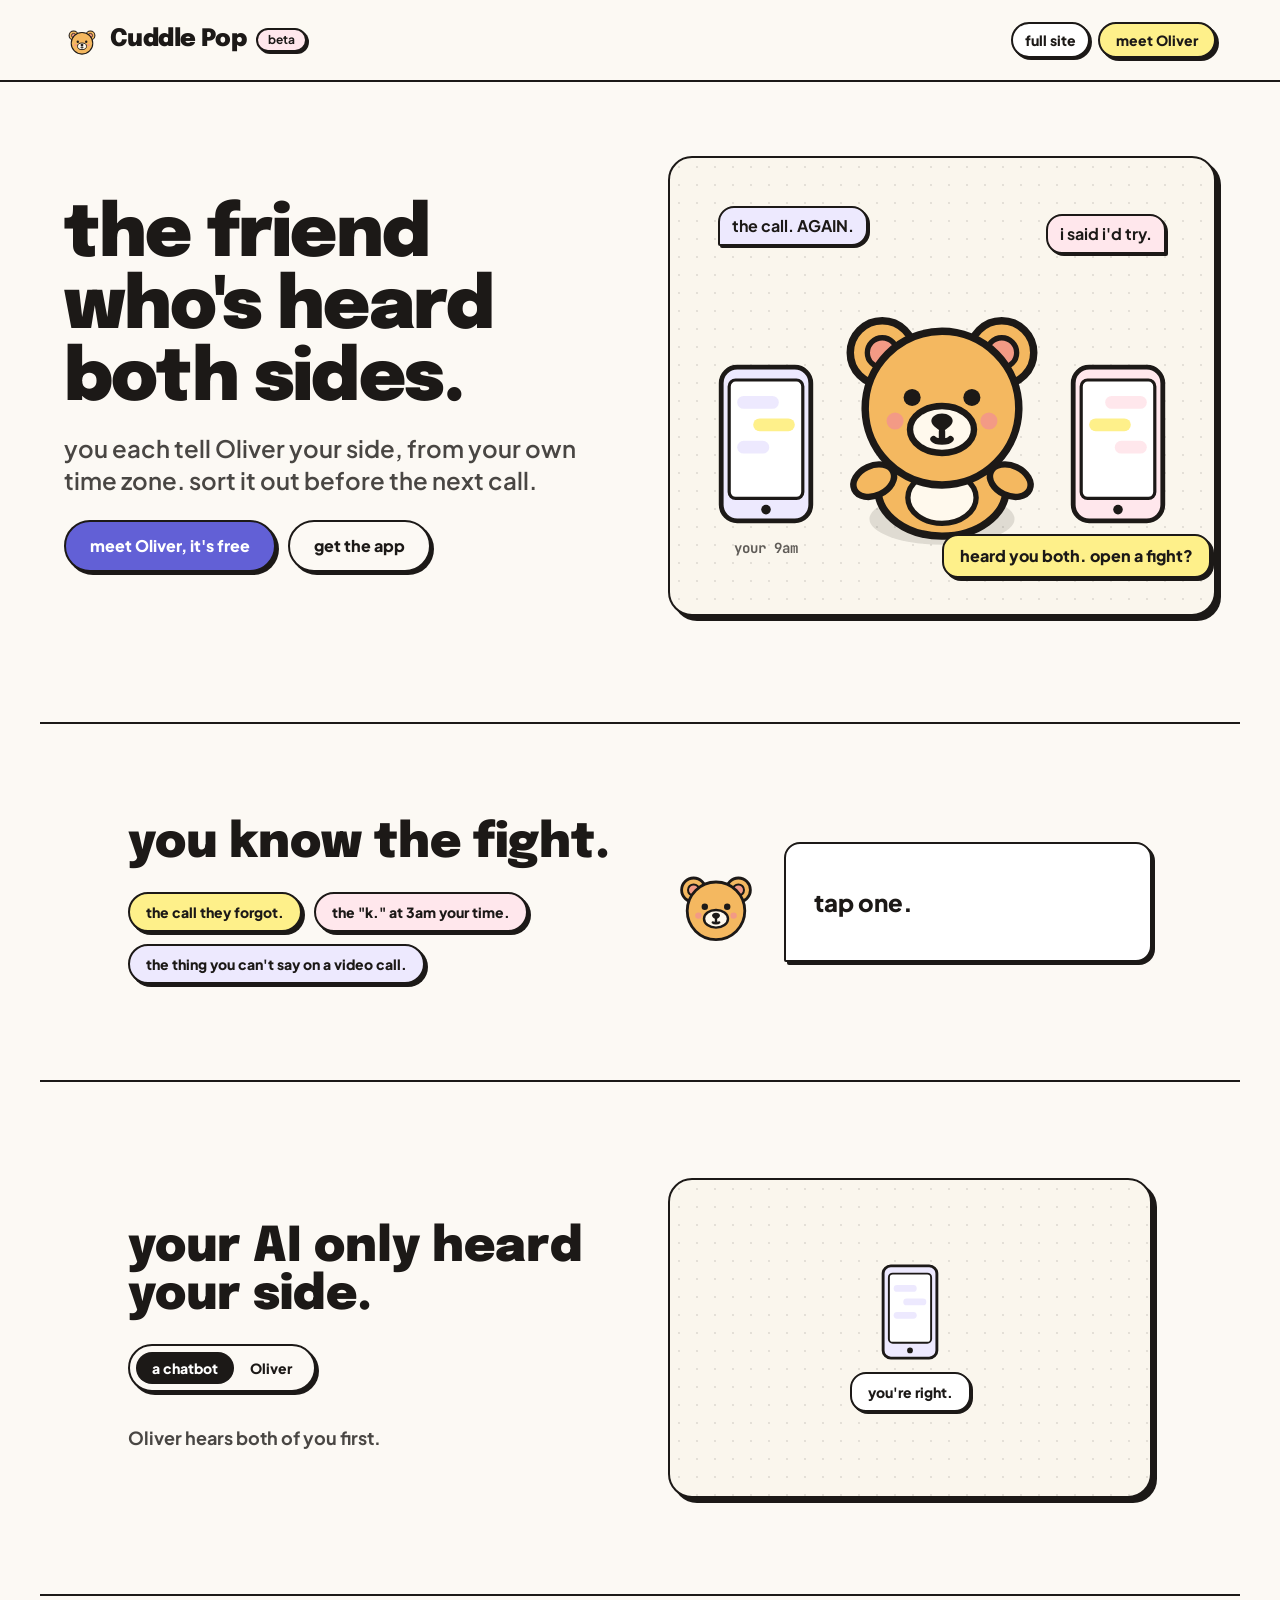
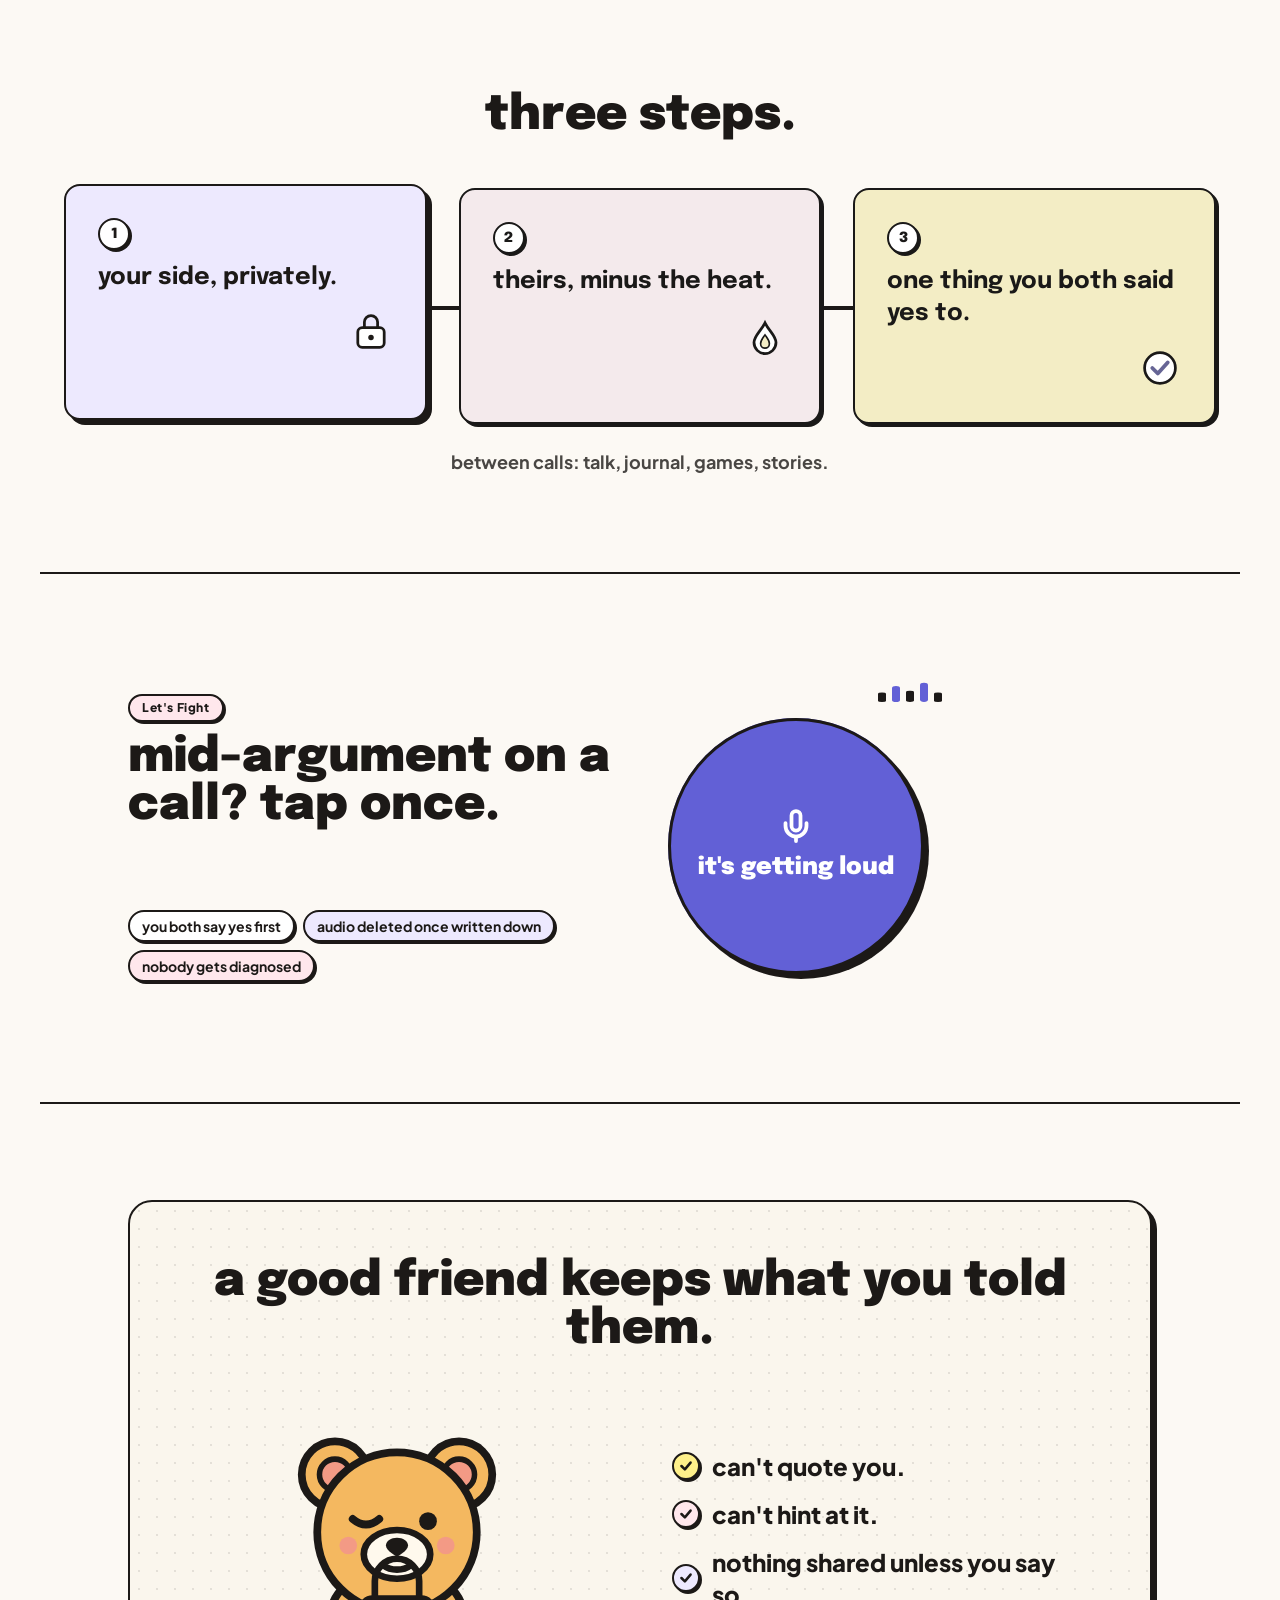
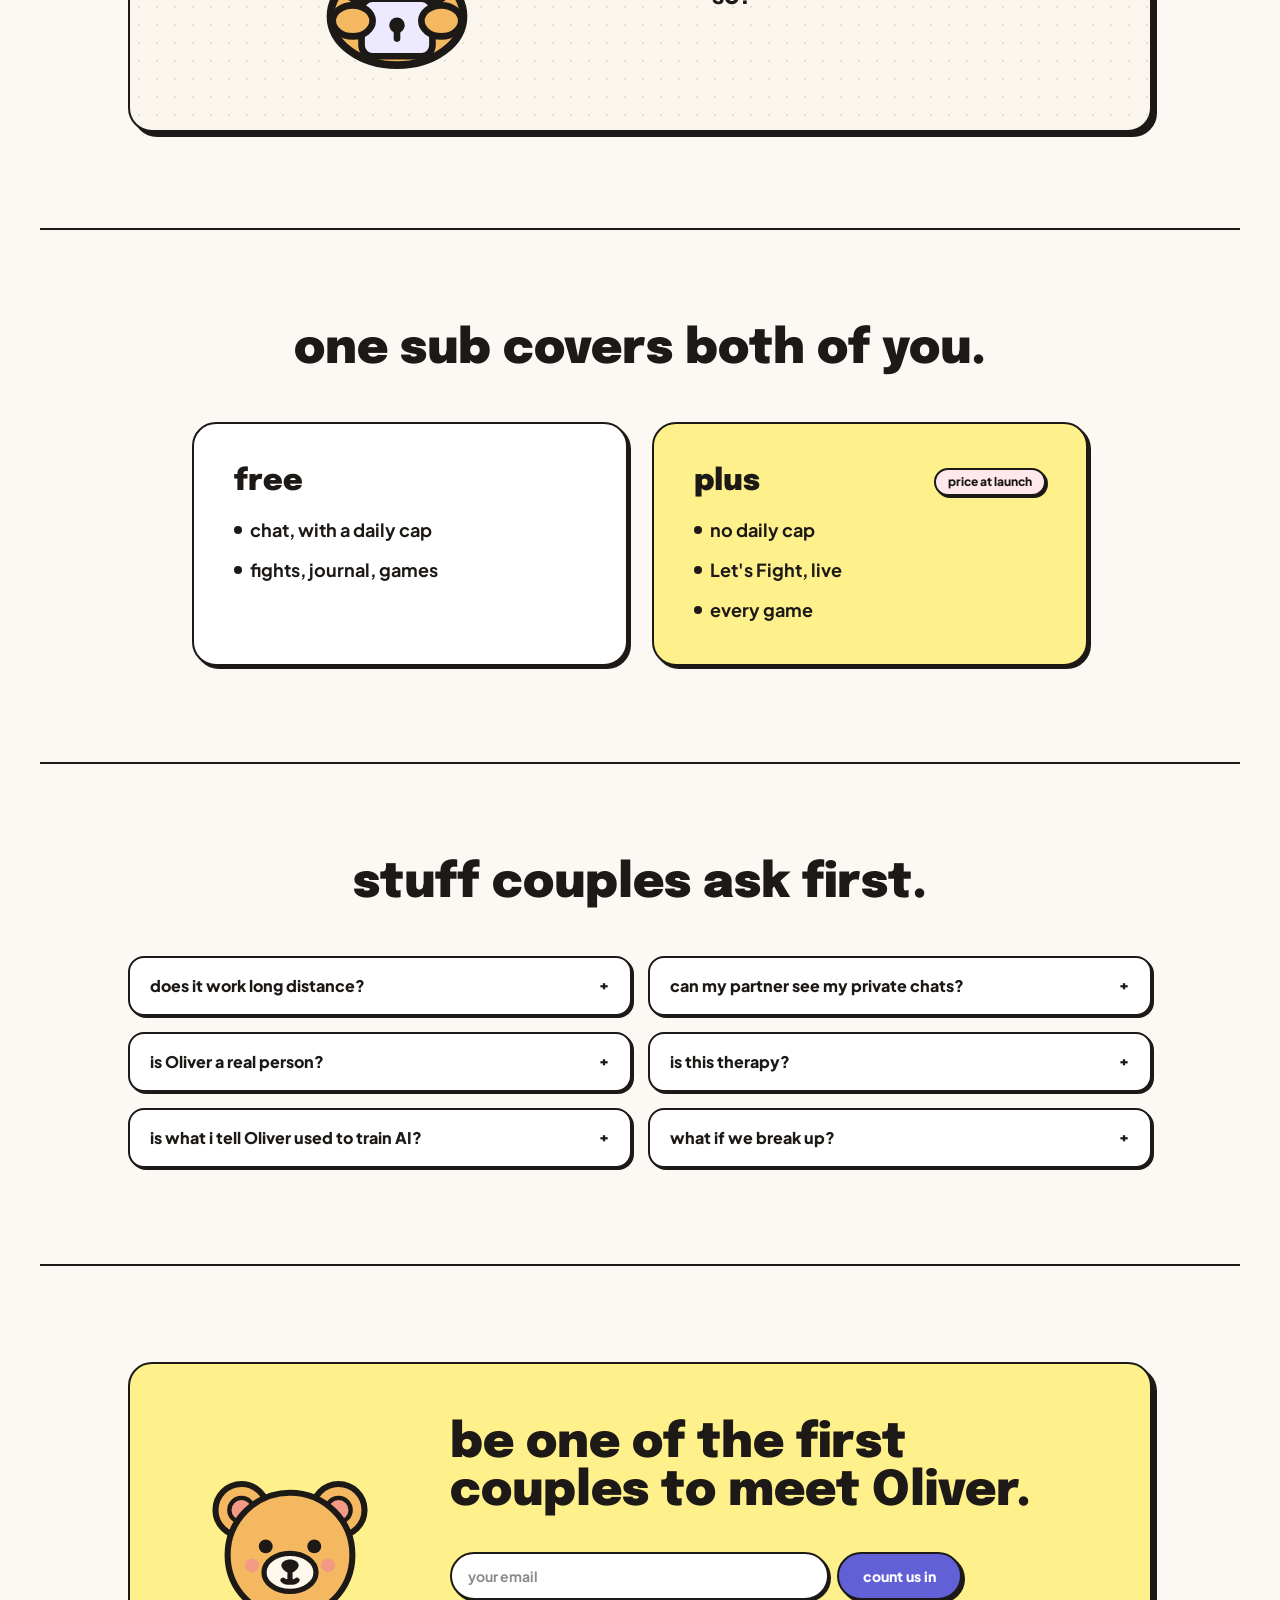
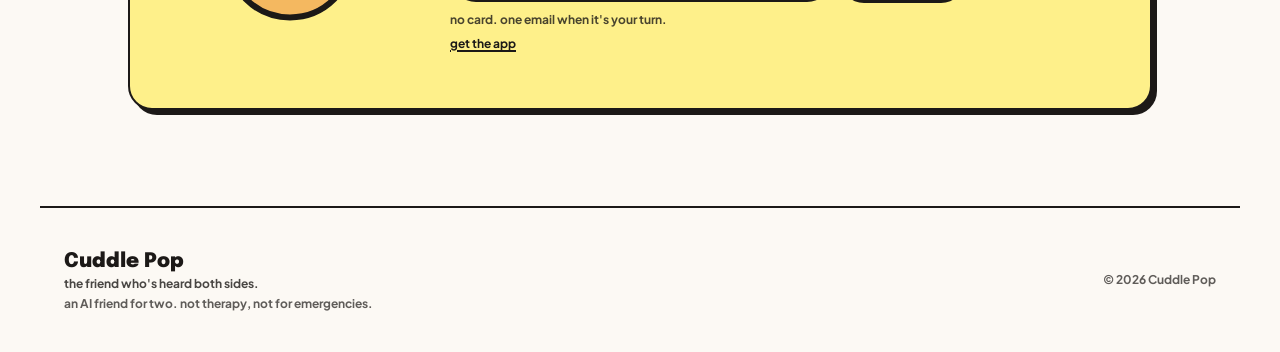
<file: adhd/index.html>
<!DOCTYPE html>
<html lang="en" class="scroll-smooth">
<head>
  <meta charset="UTF-8">
  <title>Cuddle Pop, ADHD Mode: the AI friend for long-distance couples</title>
  <meta name="description" content="meet Oliver, the friend you both share, from two time zones. each of you tells your side privately, whenever your day allows. Oliver hears both and helps you sort it out before the next call. free early access.">
  <link rel="canonical" href="https://cuddlepop.com/adhd/">
  <meta name="viewport" content="width=device-width, initial-scale=1, viewport-fit=cover">
  <meta name="theme-color" content="#FCF9F4">
  <meta name="api-base" content="https://api.cuddlepop.com/v1">

  <meta property="og:type" content="website">
  <meta property="og:site_name" content="Cuddle Pop">
  <meta property="og:url" content="https://cuddlepop.com/adhd/">
  <meta property="og:title" content="Oliver wants to hear your side.">
  <meta property="og:description" content="Cuddle Pop is the friend who's heard both sides, in both time zones. tell Oliver yours, privately. sort it out before the next call.">
  <meta property="og:image" content="https://cuddlepop.com/assets/og.png">
  <meta property="og:image:width" content="1200">
  <meta property="og:image:height" content="630">
  <meta property="og:image:alt" content="Oliver the bear beside the words: the friend who's heard both sides.">

  <meta name="twitter:card" content="summary_large_image">
  <meta name="twitter:title" content="Oliver wants to hear your side.">
  <meta name="twitter:description" content="Cuddle Pop is the friend who's heard both sides, in both time zones. tell Oliver yours, privately. sort it out before the next call.">
  <meta name="twitter:image" content="https://cuddlepop.com/assets/og.png">

  <link rel="icon" href="/assets/favicon.svg" type="image/svg+xml">
  <link rel="icon" href="/assets/favicon-32.png" sizes="32x32" type="image/png">
  <link rel="apple-touch-icon" href="/assets/apple-touch-icon.png">

  <!-- Google Fonts: Epilogue (headlines), Plus Jakarta Sans (body) -->
  <link rel="preconnect" href="https://fonts.googleapis.com">
  <link rel="preconnect" href="https://fonts.gstatic.com" crossorigin>
  <link rel="preload" as="style" href="https://fonts.googleapis.com/css2?family=Epilogue:wght@700;900&amp;family=Plus+Jakarta+Sans:wght@700;800&amp;family=JetBrains+Mono:wght@700&amp;display=swap" onload="this.onload=null;this.rel='stylesheet'">
  <noscript><link rel="stylesheet" href="https://fonts.googleapis.com/css2?family=Epilogue:wght@700;900&amp;family=Plus+Jakarta+Sans:wght@700;800&amp;family=JetBrains+Mono:wght@700&amp;display=swap"></noscript>

  <link rel="stylesheet" href="/assets/site.css?v=babd26ed87">

  <style>
    body {
      background-color: #FCF9F4;
      color: #1C1917;
      font-family: 'Plus Jakarta Sans', sans-serif;
      -webkit-font-smoothing: antialiased;
      overflow-x: hidden;
    }
    h1, h2, h3, .font-heading { font-family: 'Epilogue', sans-serif; }
    section { scroll-margin-top: 4.5rem; }

    /* paper dots behind the illustrations */
    .paper {
      background-color: #FAF6ED;
      background-image: radial-gradient(rgba(28, 25, 23, 0.10) 1.2px, transparent 1.2px);
      background-size: 18px 18px;
    }

    /* buttons press down like a stamp */
    .pop-btn { transition: transform 0.12s ease, box-shadow 0.12s ease; }
    .pop-btn:hover { transform: translateY(-2px); }
    .pop-btn:active { transform: translate(3px, 3px) !important; box-shadow: 1px 1px 0 #1C1917 !important; }

    /* Oliver: ears wiggle, eyes blink */
    @keyframes earL { 0%, 78%, 100% { transform: rotate(0); } 82% { transform: rotate(-14deg); } 87% { transform: rotate(9deg); } 92% { transform: rotate(-6deg); } 96% { transform: rotate(0); } }
    @keyframes earR { 0%, 78%, 100% { transform: rotate(0); } 82% { transform: rotate(14deg); } 87% { transform: rotate(-9deg); } 92% { transform: rotate(6deg); } 96% { transform: rotate(0); } }
    @keyframes blink { 0%, 91%, 100% { transform: scaleY(1); } 94% { transform: scaleY(0.08); } }
    .ear-l { transform-origin: 32px 40px; animation: earL 5s ease-in-out infinite; }
    .ear-r { transform-origin: 88px 40px; animation: earR 5s ease-in-out infinite 0.3s; }
    .eye { transform-box: fill-box; transform-origin: center; animation: blink 4.2s ease-in-out infinite; }
    .eye-r { animation-delay: 0.05s; }

    /* hero bubbles take turns */
    @keyframes bubL { 0%, 8% { opacity: 0; transform: translate(-24px, 6px) scale(0.85); } 14%, 86% { opacity: 1; transform: none; } 93%, 100% { opacity: 0; transform: translate(-12px, 0) scale(0.95); } }
    @keyframes bubR { 0%, 24% { opacity: 0; transform: translate(24px, 6px) scale(0.85); } 30%, 86% { opacity: 1; transform: none; } 93%, 100% { opacity: 0; transform: translate(12px, 0) scale(0.95); } }
    @keyframes bubO { 0%, 44% { opacity: 0; transform: translate(-50%, 14px) scale(0.8); } 50%, 86% { opacity: 1; transform: translate(-50%, 0) scale(1); } 93%, 100% { opacity: 0; transform: translate(-50%, 8px) scale(0.9); } }
    .bub-l { animation: bubL 8s cubic-bezier(0.16, 1, 0.3, 1) infinite; }
    .bub-r { animation: bubR 8s cubic-bezier(0.16, 1, 0.3, 1) infinite; }
    .bub-o { animation: bubO 8s cubic-bezier(0.16, 1, 0.3, 1) infinite; }

    /* stickers drift a little */
    @keyframes bob { 0%, 100% { transform: translateY(0) rotate(var(--tilt, 0deg)); } 50% { transform: translateY(-4px) rotate(var(--tilt, 0deg)); } }
    .sticker { animation: bob 3.6s ease-in-out infinite; }
    .sticker:nth-child(2) { animation-delay: 0.6s; }
    .sticker:nth-child(3) { animation-delay: 1.2s; }

    /* hero card leans toward the pointer (desktop only) */
    #hero-card { transform: perspective(900px) rotateX(var(--rx, 0deg)) rotateY(var(--ry, 0deg)); transition: transform 0.25s ease; will-change: transform; }

    /* things slide in as you scroll */
    .reveal { opacity: 0; transform: translateY(22px); transition: opacity 0.6s cubic-bezier(0.16, 1, 0.3, 1), transform 0.6s cubic-bezier(0.16, 1, 0.3, 1); }
    .reveal.in { opacity: 1; transform: none; }
    .reveal[data-delay="1"] { transition-delay: 0.15s; }
    .reveal[data-delay="2"] { transition-delay: 0.3s; }
    .reveal[data-delay="3"] { transition-delay: 0.45s; }

    /* step cards light up one after another; the line between them draws itself */
    .step { transition: transform 0.4s ease, box-shadow 0.4s ease, filter 0.4s ease; filter: saturate(0.4); }
    .step.lit { filter: none; transform: translateY(-4px); box-shadow: 5px 5px 0 #1C1917; }
    #step-line { transform: scaleX(0); transform-origin: left; transition: transform 1.2s cubic-bezier(0.16, 1, 0.3, 1); }
    #step-line.in { transform: scaleX(1); }

    /* typing cursor on Oliver's replies */
    .typing::after { content: '|'; margin-left: 1px; animation: cursor 0.8s steps(1) infinite; }
    @keyframes cursor { 50% { opacity: 0; } }

    /* Let's Fight: the button hums, the meter spikes, the toast pops */
    @keyframes ring { 0% { transform: scale(1); opacity: 0.55; } 100% { transform: scale(1.45); opacity: 0; } }
    #loud-ring { animation: ring 2.2s ease-out infinite; }
    #loud-ring.off { animation: none; opacity: 0; }
    .bar { transform-origin: bottom; transition: transform 0.25s ease; }
    #meter.loud .bar { animation: spike 0.5s ease-in-out 3; }
    @keyframes spike { 0%, 100% { transform: scaleY(0.3); } 50% { transform: scaleY(1); } }
    .bar:nth-child(2) { animation-delay: 0.08s !important; }
    .bar:nth-child(3) { animation-delay: 0.16s !important; }
    .bar:nth-child(4) { animation-delay: 0.24s !important; }
    .bar:nth-child(5) { animation-delay: 0.32s !important; }
    @keyframes popIn { 0% { opacity: 0; transform: translate(-50%, 12px) scale(0.7); } 60% { transform: translate(-50%, -4px) scale(1.05); } 100% { opacity: 1; transform: translate(-50%, 0) scale(1); } }
    #fight-toast.show { display: block; animation: popIn 0.4s cubic-bezier(0.16, 1, 0.3, 1) both; }

    /* privacy: the lock says nope */
    @keyframes nope { 0%, 100% { transform: translateX(0); } 20%, 60% { transform: translateX(-4px); } 40%, 80% { transform: translateX(4px); } }
    .nope { animation: nope 0.45s ease-in-out; }

    /* chatbot vs Oliver crossfade */
    .state { transition: opacity 0.35s ease, transform 0.35s ease; }
    .state.out { opacity: 0; transform: scale(0.96); position: absolute; pointer-events: none; }

    @media (prefers-reduced-motion: reduce) {
      *, ::before, ::after { animation-duration: 0.01ms !important; animation-iteration-count: 1 !important; transition-duration: 0.01ms !important; scroll-behavior: auto !important; }
      .bub-l, .bub-r, .bub-o, .reveal, #step-line { opacity: 1 !important; transform: none !important; }
      .bub-o { transform: translateX(-50%) !important; }
      .step { filter: none; }
      #hero-card { transform: none !important; }
    }
  </style>

  <script src="/assets/track.js?v=7691872161" defer></script>

  <script type="application/ld+json">
  {
    "@context": "https://schema.org",
    "@type": "Organization",
    "name": "Cuddle Pop",
    "url": "https://cuddlepop.com/",
    "logo": "https://cuddlepop.com/assets/apple-touch-icon.png",
    "slogan": "the friend who's heard both sides."
  }
  </script>
  <script type="application/ld+json">
  {
    "@context": "https://schema.org",
    "@type": "SoftwareApplication",
    "name": "Cuddle Pop",
    "applicationCategory": "LifestyleApplication",
    "operatingSystem": "iOS, Android",
    "description": "Cuddle Pop gives a long-distance couple Oliver, the AI mutual friend they share. Each partner tells their side privately from their own time zone, and Oliver helps them agree on what happens next before the next call.",
    "url": "https://cuddlepop.com/",
    "offers": { "@type": "Offer", "price": "0", "priceCurrency": "USD" }
  }
  </script>
  <script type="application/ld+json">
  {
    "@context": "https://schema.org",
    "@type": "FAQPage",
    "mainEntity": [
      { "@type": "Question", "name": "does it work long distance?", "acceptedAnswer": { "@type": "Answer", "text": "yes. that's who it's for. Let's Fight works on video calls." } },
      { "@type": "Question", "name": "can my partner see my private chats?", "acceptedAnswer": { "@type": "Answer", "text": "no." } },
      { "@type": "Question", "name": "is Oliver a real person?", "acceptedAnswer": { "@type": "Answer", "text": "no. an AI, and a bear." } },
      { "@type": "Question", "name": "is this therapy?", "acceptedAnswer": { "@type": "Answer", "text": "no. if it spots crisis or abuse, it points you to real help." } },
      { "@type": "Question", "name": "is what i tell Oliver used to train AI?", "acceptedAnswer": { "@type": "Answer", "text": "no." } },
      { "@type": "Question", "name": "what if we break up?", "acceptedAnswer": { "@type": "Answer", "text": "either of you can lock it for both. we wipe it on request." } }
    ]
  }
  </script>
</head>

<body class="bg-canvas text-ink antialiased selection:bg-lemon selection:text-ink">

  <!-- Oliver's face, reused by the small illustrations -->
  <svg width="0" height="0" class="absolute" aria-hidden="true">
    <symbol id="oliver-face" viewBox="0 0 120 110">
      <circle cx="32" cy="40" r="15" fill="#F4B860" stroke="#1C1917" stroke-width="3.5"/>
      <circle cx="32" cy="40" r="7" fill="#F39A85" stroke="#1C1917" stroke-width="2.5"/>
      <circle cx="88" cy="40" r="15" fill="#F4B860" stroke="#1C1917" stroke-width="3.5"/>
      <circle cx="88" cy="40" r="7" fill="#F39A85" stroke="#1C1917" stroke-width="2.5"/>
      <circle cx="60" cy="66" r="36" fill="#F4B860" stroke="#1C1917" stroke-width="3.5"/>
      <ellipse cx="60" cy="76" rx="15" ry="11" fill="#FFF9ED" stroke="#1C1917" stroke-width="3"/>
      <path d="M55 72C55 70 57.3 68.5 60 68.5C62.7 68.5 65 70 65 72C65 74.5 60 77 60 77C60 77 55 74.5 55 72Z" fill="#1C1917"/>
      <path d="M60 77V80.5M56 80.5C57.3 82 62.7 82 64 80.5" stroke="#1C1917" stroke-width="3" stroke-linecap="round"/>
      <circle cx="46" cy="61" r="4" fill="#1C1917"/>
      <circle cx="74" cy="61" r="4" fill="#1C1917"/>
      <circle cx="38" cy="72" r="4" fill="#F39A85"/>
      <circle cx="82" cy="72" r="4" fill="#F39A85"/>
    </symbol>
  </svg>

  <!-- Header -->
  <header class="sticky top-0 z-50 bg-canvas/90 backdrop-blur-md border-b-2 border-ink">
    <div class="max-w-[1200px] mx-auto px-4 sm:px-6 h-16 xl:h-20 flex items-center justify-between">
      <a href="#panel-home" class="flex items-center gap-2.5">
        <svg class="w-9 h-9 max-[359px]:hidden" aria-hidden="true"><use href="#oliver-face"/></svg>
        <span class="font-heading font-black text-lg sm:text-2xl tracking-tight whitespace-nowrap">Cuddle Pop</span>
        <span class="hidden sm:inline-block px-2.5 py-0.5 text-xs font-bold bg-peach border-2 border-ink rounded-full shadow-pop-sm">beta</span>
      </a>
      <div class="flex items-center gap-2">
        <a href="/" onclick="window.track && track('mode_switch', { to: 'full' })" class="pop-btn px-2.5 sm:px-3 py-1.5 text-xs sm:text-sm font-extrabold bg-white border-2 border-ink rounded-full shadow-pop-sm whitespace-nowrap">full site</a>
        <a href="#early-access" onclick="scrollToEarlyAccess(event, 'header')" class="pop-btn px-3 sm:px-4 py-1.5 text-xs sm:text-sm font-extrabold bg-lemon border-2 border-ink rounded-full shadow-pop whitespace-nowrap">meet Oliver</a>
      </div>
    </div>
  </header>

  <main>
    <!-- Hero -->
    <section id="panel-home" class="pt-10 pb-16 px-4 sm:px-6 max-w-[1200px] mx-auto md:grid md:grid-cols-12 md:gap-8 md:items-center md:pt-14 md:pb-20 xl:gap-14 xl:pt-16 xl:pb-24 xl:min-h-[640px]">
      <div class="text-center max-w-2xl mx-auto mb-10 reveal md:text-left md:mx-0 md:mb-0 md:col-span-6 xl:col-span-6">
        <h1 class="font-heading font-black text-[2.6rem] sm:text-6xl md:text-5xl xl:text-7xl tracking-tight leading-[1.05] mb-4">the friend who's heard both sides.</h1>
        <p class="text-base sm:text-lg xl:text-2xl font-semibold text-ink/80 mb-6 md:max-w-md xl:max-w-lg">you each tell Oliver your side, from your own time zone. sort it out before the next call.</p>
        <div class="flex flex-wrap items-center justify-center md:justify-start gap-3">
          <a href="#early-access" onclick="scrollToEarlyAccess(event, 'hero')" class="pop-btn px-6 py-3 text-base font-extrabold bg-violet text-white border-2 border-ink rounded-full shadow-pop">meet Oliver, it's free</a>
          <button type="button" onclick="openGetApp('hero')" class="pop-btn px-6 py-3 text-base font-extrabold bg-canvas border-2 border-ink rounded-full shadow-pop">get the app</button>
        </div>
      </div>

      <!-- Oliver between two phones -->
      <div id="hero-card" class="paper relative w-full max-w-xl mx-auto border-2 border-ink rounded-3xl p-6 sm:p-10 xl:p-12 shadow-pop-lg reveal md:col-span-6 md:max-w-none" data-delay="1">
        <div class="relative flex items-end justify-between min-h-[230px] sm:min-h-[260px] xl:min-h-[360px]">
          <div class="flex flex-col items-center gap-1.5 mb-2"><svg class="w-16 h-28 sm:w-20 sm:h-36 xl:w-24 xl:h-44" viewBox="0 0 60 100" fill="none" aria-hidden="true">
            <rect x="2" y="2" width="56" height="96" rx="10" fill="#EDE9FE" stroke="#1C1917" stroke-width="3"/>
            <rect x="7" y="10" width="46" height="74" rx="4" fill="#FFFFFF" stroke="#1C1917" stroke-width="2"/>
            <rect x="12" y="20" width="26" height="8" rx="4" fill="#EDE9FE"/>
            <rect x="22" y="34" width="26" height="8" rx="4" fill="#FEF08A"/>
            <rect x="12" y="48" width="20" height="8" rx="4" fill="#EDE9FE"/>
            <circle cx="30" cy="91" r="3" fill="#1C1917"/>
          </svg><span class="font-mono text-[10px] sm:text-xs xl:text-sm font-bold text-ink/70 whitespace-nowrap">your 9am</span></div>

          <svg class="w-40 h-44 sm:w-52 sm:h-56 xl:w-72 xl:h-80 z-10" viewBox="0 0 120 130" fill="none" role="img" aria-label="Oliver, a round bear, between two phones">
            <ellipse cx="60" cy="118" rx="34" ry="12" fill="#1C1917" opacity="0.12"/>
            <ellipse cx="60" cy="104" rx="30" ry="22" fill="#F4B860" stroke="#1C1917" stroke-width="3.5"/>
            <ellipse cx="60" cy="108" rx="16" ry="12" fill="#FFF9ED" stroke="#1C1917" stroke-width="2.5"/>
            <ellipse cx="28" cy="100" rx="10" ry="7" transform="rotate(-25 28 100)" fill="#F4B860" stroke="#1C1917" stroke-width="3"/>
            <ellipse cx="92" cy="100" rx="10" ry="7" transform="rotate(25 92 100)" fill="#F4B860" stroke="#1C1917" stroke-width="3"/>
            <g class="ear-l"><circle cx="32" cy="40" r="15" fill="#F4B860" stroke="#1C1917" stroke-width="3.5"/><circle cx="32" cy="40" r="7" fill="#F39A85" stroke="#1C1917" stroke-width="2.5"/></g>
            <g class="ear-r"><circle cx="88" cy="40" r="15" fill="#F4B860" stroke="#1C1917" stroke-width="3.5"/><circle cx="88" cy="40" r="7" fill="#F39A85" stroke="#1C1917" stroke-width="2.5"/></g>
            <circle cx="60" cy="66" r="36" fill="#F4B860" stroke="#1C1917" stroke-width="3.5"/>
            <ellipse cx="60" cy="76" rx="15" ry="11" fill="#FFF9ED" stroke="#1C1917" stroke-width="3"/>
            <path d="M55 72C55 70 57.3 68.5 60 68.5C62.7 68.5 65 70 65 72C65 74.5 60 77 60 77C60 77 55 74.5 55 72Z" fill="#1C1917"/>
            <path d="M60 77V80.5M56 80.5C57.3 82 62.7 82 64 80.5" stroke="#1C1917" stroke-width="3" stroke-linecap="round"/>
            <circle class="eye" cx="46" cy="61" r="4" fill="#1C1917"/>
            <circle class="eye eye-r" cx="74" cy="61" r="4" fill="#1C1917"/>
            <circle cx="38" cy="72" r="4" fill="#F39A85"/>
            <circle cx="82" cy="72" r="4" fill="#F39A85"/>
          </svg>

          <div class="flex flex-col items-center gap-1.5 mb-2"><svg class="w-16 h-28 sm:w-20 sm:h-36 xl:w-24 xl:h-44" viewBox="0 0 60 100" fill="none" aria-hidden="true">
            <rect x="2" y="2" width="56" height="96" rx="10" fill="#FFE7EC" stroke="#1C1917" stroke-width="3"/>
            <rect x="7" y="10" width="46" height="74" rx="4" fill="#FFFFFF" stroke="#1C1917" stroke-width="2"/>
            <rect x="22" y="20" width="26" height="8" rx="4" fill="#FFE7EC"/>
            <rect x="12" y="34" width="26" height="8" rx="4" fill="#FEF08A"/>
            <rect x="28" y="48" width="20" height="8" rx="4" fill="#FFE7EC"/>
            <circle cx="30" cy="91" r="3" fill="#1C1917"/>
          </svg><span class="font-mono text-[10px] sm:text-xs xl:text-sm font-bold text-ink/70 whitespace-nowrap">their 11pm</span></div>

          <div class="bub-l absolute top-0 left-0 px-3 py-1.5 bg-lavender border-2 border-ink rounded-2xl rounded-bl-sm shadow-pop-sm text-xs sm:text-sm xl:text-base font-bold">the call. AGAIN.</div>
          <div class="bub-r absolute top-2 right-0 px-3 py-1.5 bg-peach border-2 border-ink rounded-2xl rounded-br-sm shadow-pop-sm text-xs sm:text-sm xl:text-base font-bold">i said i'd try.</div>
          <div class="bub-o absolute -bottom-3 left-1/2 px-4 py-2 bg-lemon border-2 border-ink rounded-2xl shadow-pop text-xs sm:text-sm xl:text-base font-black whitespace-nowrap z-20">heard you both. open a fight?</div>
        </div>
      </div>
    </section>

    <!-- you know the fight -->
    <section id="problem" class="py-14 md:py-20 xl:py-24 px-4 sm:px-6 max-w-[1200px] mx-auto border-t-2 border-ink">
      <div class="max-w-xl md:max-w-2xl mx-auto text-center xl:max-w-5xl xl:grid xl:grid-cols-2 xl:gap-14 xl:items-center xl:text-left">
       <div>
        <h2 class="font-heading font-black text-3xl sm:text-4xl xl:text-5xl mb-6 reveal">you know the fight.</h2>
        <div class="flex flex-wrap justify-center xl:justify-start gap-3 mb-6 xl:mb-0 reveal" data-delay="1">
          <button type="button" onclick="pickChip(0, this)" class="pop-btn chip sticker px-4 py-2 text-sm font-extrabold bg-lemon border-2 border-ink rounded-full shadow-pop" style="--tilt:-2deg">the call they forgot.</button>
          <button type="button" onclick="pickChip(1, this)" class="pop-btn chip sticker px-4 py-2 text-sm font-extrabold bg-peach border-2 border-ink rounded-full shadow-pop" style="--tilt:1.5deg">the "k." at 3am your time.</button>
          <button type="button" onclick="pickChip(2, this)" class="pop-btn chip sticker px-4 py-2 text-sm font-extrabold bg-lavender border-2 border-ink rounded-full shadow-pop" style="--tilt:-1deg">the thing you can't say on a video call.</button>
        </div>
       </div>
        <div class="flex items-center justify-center gap-3 max-w-md mx-auto xl:max-w-none xl:mx-0 xl:gap-5 reveal" data-delay="2">
          <svg class="w-12 h-12 xl:w-24 xl:h-24 shrink-0" aria-hidden="true"><use href="#oliver-face"/></svg>
          <div class="relative flex-1 bg-white border-2 border-ink rounded-2xl rounded-bl-sm p-4 xl:p-7 shadow-pop-sm xl:shadow-pop min-h-[60px] xl:min-h-[120px] flex items-center">
            <span id="chip-reply" class="text-sm sm:text-base xl:text-2xl font-extrabold text-left" aria-live="polite">tap one.</span>
          </div>
        </div>
      </div>
    </section>

    <!-- your AI only heard your side -->
    <section id="why-not-chatbot" class="py-14 md:py-20 xl:py-24 px-4 sm:px-6 max-w-[1200px] mx-auto border-t-2 border-ink">
      <div class="max-w-xl md:max-w-2xl mx-auto text-center xl:max-w-5xl xl:grid xl:grid-cols-2 xl:gap-14 xl:items-center xl:text-left">
       <div>
        <h2 class="font-heading font-black text-3xl sm:text-4xl xl:text-5xl mb-6 reveal">your AI only heard your side.</h2>
        <div class="inline-flex p-1.5 bg-canvas border-2 border-ink rounded-full shadow-pop mb-8 reveal" data-delay="1" role="tablist" aria-label="who is listening">
          <button type="button" id="tab-chatbot" role="tab" aria-selected="true" onclick="setListener('chatbot')" class="px-4 py-1.5 text-sm font-extrabold rounded-full transition-colors bg-ink text-white">a chatbot</button>
          <button type="button" id="tab-oliver" role="tab" aria-selected="false" onclick="setListener('oliver')" class="px-4 py-1.5 text-sm font-extrabold rounded-full transition-colors">Oliver</button>
        </div>
        <p class="hidden xl:block text-lg font-bold text-ink/80 reveal" data-delay="2">Oliver hears both of you first.</p>
       </div>
        <div id="listener-box" class="paper relative border-2 border-ink rounded-3xl p-6 sm:p-8 xl:p-12 shadow-pop-lg min-h-[200px] xl:min-h-[320px] flex items-center justify-center mb-4 xl:mb-0 reveal" data-delay="2">
          <div id="state-chatbot" class="state flex flex-col items-center gap-3">
            <svg class="w-16 h-24" viewBox="0 0 60 100" fill="none" aria-hidden="true">
              <rect x="2" y="2" width="56" height="96" rx="8" fill="#EDE9FE" stroke="#1C1917" stroke-width="3"/>
              <rect x="8" y="10" width="44" height="72" rx="4" fill="#FFFFFF" stroke="#1C1917" stroke-width="2"/>
              <rect x="13" y="22" width="24" height="7" rx="3.5" fill="#EDE9FE"/>
              <rect x="23" y="36" width="24" height="7" rx="3.5" fill="#EDE9FE"/>
              <rect x="13" y="50" width="24" height="7" rx="3.5" fill="#EDE9FE"/>
              <circle cx="30" cy="90" r="3" fill="#1C1917"/>
            </svg>
            <div class="px-4 py-2 bg-white border-2 border-ink rounded-2xl shadow-pop-sm text-sm font-extrabold">you're right.</div>
          </div>
          <div id="state-oliver" class="state out flex flex-col items-center gap-3">
            <div class="flex items-center gap-4">
              <svg class="w-12 h-20" viewBox="0 0 60 100" fill="none" aria-hidden="true">
                <rect x="2" y="2" width="56" height="96" rx="8" fill="#EDE9FE" stroke="#1C1917" stroke-width="3"/>
                <rect x="8" y="10" width="44" height="72" rx="4" fill="#FFFFFF" stroke="#1C1917" stroke-width="2"/>
              </svg>
              <svg class="w-20 h-20 xl:w-28 xl:h-28" aria-hidden="true"><use href="#oliver-face"/></svg>
              <svg class="w-12 h-20" viewBox="0 0 60 100" fill="none" aria-hidden="true">
                <rect x="2" y="2" width="56" height="96" rx="8" fill="#FFE7EC" stroke="#1C1917" stroke-width="3"/>
                <rect x="8" y="10" width="44" height="72" rx="4" fill="#FFFFFF" stroke="#1C1917" stroke-width="2"/>
              </svg>
            </div>
            <div class="px-4 py-2 bg-lemon border-2 border-ink rounded-2xl shadow-pop-sm text-sm font-extrabold">you both have a point.</div>
          </div>
        </div>
        <p class="xl:hidden text-sm font-bold text-ink/80 reveal" data-delay="3">Oliver hears both of you first.</p>
      </div>
    </section>

    <!-- three steps -->
    <section id="panel-how-it-works" class="py-14 md:py-20 xl:py-24 px-4 sm:px-6 max-w-[1200px] mx-auto border-t-2 border-ink">
      <div class="max-w-4xl xl:max-w-6xl mx-auto">
        <h2 class="font-heading font-black text-3xl sm:text-4xl xl:text-5xl text-center mb-8 xl:mb-12 reveal">three steps.</h2>
        <div class="relative">
          <div id="step-line" class="hidden md:block absolute top-1/2 left-[8%] right-[8%] h-1 bg-ink -z-10" aria-hidden="true"></div>
          <div id="steps" class="grid grid-cols-1 md:grid-cols-3 gap-4 xl:gap-8 mb-6">
            <div class="step bg-lavender border-2 border-ink rounded-2xl p-5 xl:p-8 shadow-pop reveal">
              <div class="w-8 h-8 rounded-full bg-white border-2 border-ink flex items-center justify-center font-heading font-black text-sm mb-3 shadow-pop-sm">1</div>
              <h3 class="font-heading font-bold text-lg xl:text-2xl">your side, privately.</h3>
              <div class="mt-4 flex justify-end">
                <svg class="w-11 h-11" viewBox="0 0 40 40" fill="none" aria-hidden="true">
                  <rect x="8" y="16" width="24" height="18" rx="4" fill="#FFFFFF" stroke="#1C1917" stroke-width="2.5"/>
                  <path d="M14 16V11C14 7.7 16.7 5 20 5C23.3 5 26 7.7 26 11V16" stroke="#1C1917" stroke-width="2.5" stroke-linecap="round"/>
                  <circle cx="20" cy="25" r="2.5" fill="#1C1917"/>
                </svg>
              </div>
            </div>
            <div class="step bg-peach border-2 border-ink rounded-2xl p-5 xl:p-8 shadow-pop reveal" data-delay="1">
              <div class="w-8 h-8 rounded-full bg-white border-2 border-ink flex items-center justify-center font-heading font-black text-sm mb-3 shadow-pop-sm">2</div>
              <h3 class="font-heading font-bold text-lg xl:text-2xl">theirs, minus the heat.</h3>
              <div class="mt-4 flex justify-end">
                <svg class="w-11 h-11" viewBox="0 0 40 40" fill="none" aria-hidden="true">
                  <path d="M10 26C10 20 16 16 20 8C24 16 30 20 30 26C30 31.5 25.5 36 20 36C14.5 36 10 31.5 10 26Z" fill="#FFFFFF" stroke="#1C1917" stroke-width="2.5"/>
                  <path d="M16 27C16 24 18 22 20 19C22 22 24 24 24 27C24 29.2 22.2 31 20 31C17.8 31 16 29.2 16 27Z" fill="#FEF08A" stroke="#1C1917" stroke-width="1.5"/>
                </svg>
              </div>
            </div>
            <div class="step bg-lemon border-2 border-ink rounded-2xl p-5 xl:p-8 shadow-pop reveal" data-delay="2">
              <div class="w-8 h-8 rounded-full bg-white border-2 border-ink flex items-center justify-center font-heading font-black text-sm mb-3 shadow-pop-sm">3</div>
              <h3 class="font-heading font-bold text-lg xl:text-2xl">one thing you both said yes to.</h3>
              <div class="mt-4 flex justify-end">
                <svg class="w-11 h-11" viewBox="0 0 40 40" fill="none" aria-hidden="true">
                  <circle cx="20" cy="20" r="14" fill="#FFFFFF" stroke="#1C1917" stroke-width="2.5"/>
                  <path d="M13 20L18 25L27 15" stroke="#6260D6" stroke-width="3.5" stroke-linecap="round" stroke-linejoin="round"/>
                </svg>
              </div>
            </div>
          </div>
        </div>
        <p class="text-sm xl:text-lg font-bold text-center text-ink/80 reveal">between calls: talk, journal, games, stories.</p>
      </div>
    </section>

    <!-- Let's Fight -->
    <section id="panel-lets-fight" class="py-14 md:py-20 xl:py-24 px-4 sm:px-6 max-w-[1200px] mx-auto border-t-2 border-ink">
      <div class="max-w-xl mx-auto text-center xl:max-w-5xl xl:grid xl:grid-cols-2 xl:gap-14 xl:items-center xl:text-left">
       <div class="xl:col-start-1 xl:row-start-1 xl:self-end">
        <div class="inline-block px-3 py-1 bg-peach border-2 border-ink rounded-full text-xs font-black tracking-wider mb-3 shadow-pop-sm reveal">Let's Fight</div>
        <h2 class="font-heading font-black text-3xl sm:text-4xl xl:text-5xl mb-8 xl:mb-6 reveal">mid-argument on a call? tap once.</h2>
       </div>
       <div class="xl:col-start-2 xl:row-start-1 xl:row-span-2">
        <div id="meter" class="flex items-end justify-center gap-1.5 h-8 mb-4 reveal" data-delay="1" aria-hidden="true">
          <span class="bar w-2 h-full bg-ink rounded-full" style="transform:scaleY(0.3)"></span>
          <span class="bar w-2 h-full bg-violet rounded-full" style="transform:scaleY(0.5)"></span>
          <span class="bar w-2 h-full bg-ink rounded-full" style="transform:scaleY(0.35)"></span>
          <span class="bar w-2 h-full bg-violet rounded-full" style="transform:scaleY(0.6)"></span>
          <span class="bar w-2 h-full bg-ink rounded-full" style="transform:scaleY(0.3)"></span>
        </div>

        <div class="relative inline-block mb-8 reveal" data-delay="1">
          <span id="loud-ring" class="absolute inset-0 rounded-full bg-violet" aria-hidden="true"></span>
          <button type="button" onclick="getLoud()" class="pop-btn relative w-44 h-44 sm:w-52 sm:h-52 xl:w-64 xl:h-64 rounded-full bg-violet text-white border-[3px] border-ink shadow-pop-lg flex flex-col items-center justify-center p-4">
            <svg class="w-9 h-9 mb-2" viewBox="0 0 24 24" fill="none" stroke="currentColor" stroke-width="2.5" stroke-linecap="round" aria-hidden="true">
              <path d="M12 2a3 3 0 0 0-3 3v7a3 3 0 0 0 6 0V5a3 3 0 0 0-3-3Z"/>
              <path d="M19 10v2a7 7 0 0 1-14 0v-2"/>
              <line x1="12" y1="19" x2="12" y2="22"/>
            </svg>
            <span class="font-heading font-black text-lg xl:text-2xl leading-tight">it's getting loud</span>
          </button>
          <div id="fight-toast" role="status" class="hidden absolute -top-16 left-1/2 w-72 bg-lemon border-2 border-ink rounded-2xl p-3 shadow-pop text-sm font-black z-30">
            <span class="inline-flex items-center gap-2"><svg class="w-7 h-7 shrink-0" aria-hidden="true"><use href="#oliver-face"/></svg>take ten? i'll hold the thought.</span>
          </div>
        </div>
       </div>

        <div class="flex flex-wrap justify-center xl:justify-start gap-2 xl:col-start-1 xl:row-start-2 xl:self-start reveal" data-delay="2">
          <span class="sticker inline-block px-3 py-1 bg-white border-2 border-ink rounded-full text-xs xl:text-sm font-bold shadow-pop-sm" style="--tilt:-1.5deg">you both say yes first</span>
          <span class="sticker inline-block px-3 py-1 bg-lavender border-2 border-ink rounded-full text-xs xl:text-sm font-bold shadow-pop-sm" style="--tilt:1deg">audio deleted once written down</span>
          <span class="sticker inline-block px-3 py-1 bg-peach border-2 border-ink rounded-full text-xs xl:text-sm font-bold shadow-pop-sm" style="--tilt:-1deg">nobody gets diagnosed</span>
        </div>
      </div>
    </section>

    <!-- privacy -->
    <section id="panel-privacy" class="py-14 md:py-20 xl:py-24 px-4 sm:px-6 max-w-[1200px] mx-auto border-t-2 border-ink">
      <div class="paper max-w-2xl md:max-w-3xl xl:max-w-5xl mx-auto border-2 border-ink rounded-3xl p-6 sm:p-10 xl:p-14 shadow-pop-lg reveal">
        <h2 class="font-heading font-black text-3xl sm:text-4xl xl:text-5xl text-center mb-8">a good friend keeps what you told them.</h2>
        <div class="grid grid-cols-1 sm:grid-cols-2 gap-8 xl:gap-16 items-center">
          <button type="button" onclick="shakeLock()" class="flex justify-center focus:outline-none" aria-label="try to open the lock">
            <svg class="w-44 h-44 xl:w-72 xl:h-72" viewBox="0 0 120 130" fill="none" aria-hidden="true">
              <ellipse cx="60" cy="104" rx="30" ry="22" fill="#F4B860" stroke="#1C1917" stroke-width="3.5"/>
              <circle cx="32" cy="40" r="15" fill="#F4B860" stroke="#1C1917" stroke-width="3.5"/>
              <circle cx="32" cy="40" r="7" fill="#F39A85" stroke="#1C1917" stroke-width="2.5"/>
              <circle cx="88" cy="40" r="15" fill="#F4B860" stroke="#1C1917" stroke-width="3.5"/>
              <circle cx="88" cy="40" r="7" fill="#F39A85" stroke="#1C1917" stroke-width="2.5"/>
              <circle cx="60" cy="66" r="36" fill="#F4B860" stroke="#1C1917" stroke-width="3.5"/>
              <path d="M40 60 Q46 65 52 60" stroke="#1C1917" stroke-width="3.5" stroke-linecap="round"/>
              <circle cx="74" cy="61" r="4" fill="#1C1917"/>
              <ellipse cx="60" cy="76" rx="15" ry="11" fill="#FFF9ED" stroke="#1C1917" stroke-width="3"/>
              <path d="M55 72C55 70 57.3 68.5 60 68.5C62.7 68.5 65 70 65 72C65 74.5 60 77 60 77C60 77 55 74.5 55 72Z" fill="#1C1917"/>
              <path d="M54 81C57 83.5 63 83.5 66 81" stroke="#1C1917" stroke-width="3" stroke-linecap="round"/>
              <circle cx="38" cy="72" r="4" fill="#F39A85"/>
              <circle cx="82" cy="72" r="4" fill="#F39A85"/>
              <g id="lock">
                <rect x="44" y="96" width="32" height="26" rx="5" fill="#EDE9FE" stroke="#1C1917" stroke-width="3"/>
                <path d="M50 96V88C50 82.5 54.5 78 60 78C65.5 78 70 82.5 70 88V96" stroke="#1C1917" stroke-width="3" stroke-linecap="round"/>
                <circle cx="60" cy="108" r="3.5" fill="#1C1917"/>
                <path d="M60 108V114" stroke="#1C1917" stroke-width="3" stroke-linecap="round"/>
              </g>
              <ellipse cx="40" cy="106" rx="9" ry="7" fill="#F4B860" stroke="#1C1917" stroke-width="3"/>
              <ellipse cx="80" cy="106" rx="9" ry="7" fill="#F4B860" stroke="#1C1917" stroke-width="3"/>
            </svg>
          </button>
          <ul class="space-y-4">
            <li class="flex items-center gap-3 reveal" data-delay="1"><span class="w-7 h-7 rounded-full bg-lemon border-2 border-ink flex items-center justify-center shrink-0 shadow-pop-sm"><svg class="w-4 h-4" viewBox="0 0 14 14" fill="none" aria-hidden="true"><path d="M3 7L6 10L11 4" stroke="#1C1917" stroke-width="2.2" stroke-linecap="round" stroke-linejoin="round"/></svg></span><span class="text-base xl:text-2xl font-extrabold">can't quote you.</span></li>
            <li class="flex items-center gap-3 reveal" data-delay="2"><span class="w-7 h-7 rounded-full bg-peach border-2 border-ink flex items-center justify-center shrink-0 shadow-pop-sm"><svg class="w-4 h-4" viewBox="0 0 14 14" fill="none" aria-hidden="true"><path d="M3 7L6 10L11 4" stroke="#1C1917" stroke-width="2.2" stroke-linecap="round" stroke-linejoin="round"/></svg></span><span class="text-base xl:text-2xl font-extrabold">can't hint at it.</span></li>
            <li class="flex items-center gap-3 reveal" data-delay="3"><span class="w-7 h-7 rounded-full bg-lavender border-2 border-ink flex items-center justify-center shrink-0 shadow-pop-sm"><svg class="w-4 h-4" viewBox="0 0 14 14" fill="none" aria-hidden="true"><path d="M3 7L6 10L11 4" stroke="#1C1917" stroke-width="2.2" stroke-linecap="round" stroke-linejoin="round"/></svg></span><span class="text-base xl:text-2xl font-extrabold">nothing shared unless you say so.</span></li>
          </ul>
        </div>
      </div>
    </section>

    <!-- pricing -->
    <section id="panel-pricing" class="py-14 md:py-20 xl:py-24 px-4 sm:px-6 max-w-[1200px] mx-auto border-t-2 border-ink">
      <div class="max-w-2xl xl:max-w-4xl mx-auto">
        <h2 class="font-heading font-black text-3xl sm:text-4xl xl:text-5xl text-center mb-8 xl:mb-12 reveal">one sub covers both of you.</h2>
        <div class="grid grid-cols-1 sm:grid-cols-2 gap-6">
          <div class="bg-white border-2 border-ink rounded-3xl p-6 xl:p-10 shadow-pop reveal" data-delay="1">
            <h3 class="font-heading font-black text-2xl xl:text-3xl mb-4">free</h3>
            <ul class="space-y-3 font-bold text-sm xl:text-lg">
              <li class="flex items-center gap-2"><span class="w-2 h-2 rounded-full bg-ink"></span>chat, with a daily cap</li>
              <li class="flex items-center gap-2"><span class="w-2 h-2 rounded-full bg-ink"></span>fights, journal, games</li>
            </ul>
          </div>
          <div class="bg-lemon border-2 border-ink rounded-3xl p-6 xl:p-10 shadow-pop reveal" data-delay="2">
            <div class="flex items-center justify-between mb-4">
              <h3 class="font-heading font-black text-2xl xl:text-3xl">plus</h3>
              <span class="px-3 py-1 bg-peach border-2 border-ink rounded-full text-xs font-black shadow-pop-sm">price at launch</span>
            </div>
            <ul class="space-y-3 font-bold text-sm xl:text-lg">
              <li class="flex items-center gap-2"><span class="w-2 h-2 rounded-full bg-ink"></span>no daily cap</li>
              <li class="flex items-center gap-2"><span class="w-2 h-2 rounded-full bg-ink"></span>Let's Fight, live</li>
              <li class="flex items-center gap-2"><span class="w-2 h-2 rounded-full bg-ink"></span>every game</li>
            </ul>
          </div>
        </div>
      </div>
    </section>

    <!-- faq -->
    <section id="faq" class="py-14 md:py-20 xl:py-24 px-4 sm:px-6 max-w-[1200px] mx-auto border-t-2 border-ink">
      <div class="max-w-xl md:max-w-3xl xl:max-w-5xl mx-auto">
        <h2 class="font-heading font-black text-3xl sm:text-4xl xl:text-5xl text-center mb-8 xl:mb-12 reveal">stuff couples ask first.</h2>
        <div id="faq-list" class="space-y-3 md:space-y-0 md:grid md:grid-cols-2 md:gap-4 md:items-start reveal" data-delay="1">
          <div class="border-2 border-ink rounded-2xl bg-white shadow-pop-sm overflow-hidden">
            <button type="button" onclick="toggleFaq(this)" aria-expanded="false" class="w-full text-left px-5 py-3.5 flex items-center justify-between font-extrabold text-sm sm:text-base"><span>does it work long distance?</span><span class="faq-ic font-heading text-lg font-black ml-2" aria-hidden="true">+</span></button>
            <div class="faq-a hidden px-5 pb-3.5 pt-1 text-sm font-bold text-ink/80 bg-canvas">yes. that's who it's for. Let's Fight works on video calls.</div>
          </div>
          <div class="border-2 border-ink rounded-2xl bg-white shadow-pop-sm overflow-hidden">
            <button type="button" onclick="toggleFaq(this)" aria-expanded="false" class="w-full text-left px-5 py-3.5 flex items-center justify-between font-extrabold text-sm sm:text-base"><span>can my partner see my private chats?</span><span class="faq-ic font-heading text-lg font-black ml-2" aria-hidden="true">+</span></button>
            <div class="faq-a hidden px-5 pb-3.5 pt-1 text-sm font-bold text-ink/80 bg-canvas">no.</div>
          </div>
          <div class="border-2 border-ink rounded-2xl bg-white shadow-pop-sm overflow-hidden">
            <button type="button" onclick="toggleFaq(this)" aria-expanded="false" class="w-full text-left px-5 py-3.5 flex items-center justify-between font-extrabold text-sm sm:text-base"><span>is Oliver a real person?</span><span class="faq-ic font-heading text-lg font-black ml-2" aria-hidden="true">+</span></button>
            <div class="faq-a hidden px-5 pb-3.5 pt-1 text-sm font-bold text-ink/80 bg-canvas">no. an AI, and a bear.</div>
          </div>
          <div class="border-2 border-ink rounded-2xl bg-white shadow-pop-sm overflow-hidden">
            <button type="button" onclick="toggleFaq(this)" aria-expanded="false" class="w-full text-left px-5 py-3.5 flex items-center justify-between font-extrabold text-sm sm:text-base"><span>is this therapy?</span><span class="faq-ic font-heading text-lg font-black ml-2" aria-hidden="true">+</span></button>
            <div class="faq-a hidden px-5 pb-3.5 pt-1 text-sm font-bold text-ink/80 bg-canvas">no. if it spots crisis or abuse, it points you to real help.</div>
          </div>
          <div class="border-2 border-ink rounded-2xl bg-white shadow-pop-sm overflow-hidden">
            <button type="button" onclick="toggleFaq(this)" aria-expanded="false" class="w-full text-left px-5 py-3.5 flex items-center justify-between font-extrabold text-sm sm:text-base"><span>is what i tell Oliver used to train AI?</span><span class="faq-ic font-heading text-lg font-black ml-2" aria-hidden="true">+</span></button>
            <div class="faq-a hidden px-5 pb-3.5 pt-1 text-sm font-bold text-ink/80 bg-canvas">no.</div>
          </div>
          <div class="border-2 border-ink rounded-2xl bg-white shadow-pop-sm overflow-hidden">
            <button type="button" onclick="toggleFaq(this)" aria-expanded="false" class="w-full text-left px-5 py-3.5 flex items-center justify-between font-extrabold text-sm sm:text-base"><span>what if we break up?</span><span class="faq-ic font-heading text-lg font-black ml-2" aria-hidden="true">+</span></button>
            <div class="faq-a hidden px-5 pb-3.5 pt-1 text-sm font-bold text-ink/80 bg-canvas">either of you can lock it for both. we wipe it on request.</div>
          </div>
        </div>
      </div>
    </section>

    <!-- early access -->
    <section id="early-access" class="py-14 md:py-20 xl:py-24 px-4 sm:px-6 max-w-[1200px] mx-auto border-t-2 border-ink">
      <div class="max-w-xl md:max-w-3xl xl:max-w-5xl mx-auto bg-lemon border-2 border-ink rounded-3xl p-6 sm:p-10 xl:p-14 shadow-pop-lg text-center md:text-left md:grid md:grid-cols-[auto_1fr] md:gap-x-8 xl:gap-x-14 md:items-center reveal">
        <svg class="w-16 h-16 mx-auto mb-3 md:w-36 md:h-36 md:mx-0 md:mb-0 md:row-span-4 xl:w-52 xl:h-52" aria-hidden="true"><use href="#oliver-face"/></svg>
        <h2 class="font-heading font-black text-2xl sm:text-3xl xl:text-5xl mb-6">be one of the first couples to meet Oliver.</h2>
        <form onsubmit="handleWaitlist(event)" class="max-w-md mx-auto md:mx-0 xl:max-w-lg space-y-3 mb-3">
          <input type="hidden" name="ref" id="waitlist-ref" value="">
          <div class="flex flex-col sm:flex-row gap-2">
            <input type="email" id="waitlist-email" aria-label="your email" required placeholder="your email" autocomplete="email" class="w-full min-w-0 px-4 py-3 bg-white border-2 border-ink rounded-full text-sm font-bold placeholder:text-ink/50 focus:outline-none focus:ring-2 focus:ring-violet shadow-pop-sm">
            <button type="submit" id="waitlist-submit" class="pop-btn px-6 py-3 bg-violet text-white font-extrabold text-sm border-2 border-ink rounded-full shadow-pop whitespace-nowrap"><span>count us in</span></button>
          </div>
          <p id="waitlist-error" class="hidden text-xs font-bold text-red-700" role="alert"></p>
          <div id="waitlist-success" class="hidden text-sm font-bold bg-white border-2 border-ink rounded-full py-2 px-4">you're in. now send this to your person.</div>
          <div id="share-wrap" class="hidden justify-center md:justify-start">
            <button type="button" id="share-btn" onclick="shareInvite()" class="pop-btn px-6 py-3 bg-violet text-white font-extrabold text-sm border-2 border-ink rounded-full shadow-pop"><span id="share-label">send to your person</span></button>
          </div>
        </form>
        <p class="text-xs font-bold text-ink/80">no card. one email when it's your turn.</p>
        <p class="text-xs font-bold mt-2"><button type="button" onclick="openGetApp('footer')" class="underline underline-offset-2 decoration-2 hover:text-violet">get the app</button></p>
      </div>
    </section>
  </main>

  <footer class="py-10 px-4 sm:px-6 max-w-[1200px] mx-auto border-t-2 border-ink">
    <div class="flex flex-col sm:flex-row items-center justify-between gap-4 text-center sm:text-left">
      <div>
        <div class="font-heading font-black text-xl">Cuddle Pop</div>
        <div class="text-xs font-bold text-ink/80">the friend who's heard both sides.</div>
        <div class="text-xs font-bold text-ink/70 mt-1">an AI friend for two. not therapy, not for emergencies.</div>
      </div>
      <div class="text-xs font-bold text-ink/70">&copy; 2026 Cuddle Pop</div>
    </div>
  </footer>

  <!-- get the app: platform picker. switches itself on when APP_LINKS are filled in -->
  <div id="get-app" class="hidden fixed inset-0 z-[60] bg-ink/40 flex items-center justify-center" onclick="if (event.target === this) closeGetApp()">
    <div role="dialog" aria-modal="true" aria-labelledby="get-app-title" class="relative bg-white border-2 border-ink rounded-3xl shadow-pop-lg p-6 max-w-sm w-[calc(100%-2rem)] space-y-4">
      <button type="button" onclick="closeGetApp()" aria-label="close" class="absolute top-3 right-3 w-8 h-8 inline-flex items-center justify-center rounded-full border-2 border-ink bg-white font-heading font-bold hover:bg-canvas"><span aria-hidden="true" class="text-lg leading-none">&times;</span></button>
      <div class="pr-10">
        <h2 id="get-app-title" tabindex="-1" class="font-heading font-black text-2xl focus:outline-none">get the app.</h2>
      </div>
      <div class="grid grid-cols-2 gap-3">
        <button type="button" id="get-app-android" onclick="pickPlatform('android')" class="pop-btn font-extrabold border-2 border-ink rounded-full py-3 bg-lemon shadow-pop-sm">android</button>
        <button type="button" id="get-app-ios" onclick="pickPlatform('ios')" class="pop-btn font-extrabold border-2 border-ink rounded-full py-3 bg-lavender shadow-pop-sm">iOS</button>
      </div>
      <div id="get-app-ready-android" class="hidden space-y-2 text-center">
        <a id="get-app-dl-android" download href="#" onclick="window.track && track('get_app_download', { platform: 'android' })" class="pop-btn inline-flex w-full items-center justify-center bg-violet text-white font-extrabold text-sm px-5 py-3 rounded-full border-2 border-ink shadow-pop">download for android</a>
        <p class="text-xs font-bold text-ink/70">your phone will ask to allow installs from the browser. that's normal.</p>
      </div>
      <div id="get-app-ready-ios" class="hidden text-center">
        <a id="get-app-dl-ios" href="#" onclick="window.track && track('get_app_download', { platform: 'ios' })" class="pop-btn inline-flex w-full items-center justify-center bg-violet text-white font-extrabold text-sm px-5 py-3 rounded-full border-2 border-ink shadow-pop">get it on iOS</a>
      </div>
      <div id="get-app-not-ready" class="hidden space-y-3 text-center">
        <p class="text-sm font-bold">not out yet. leave your email, we'll send the link the day it's ready.</p>
        <button type="button" onclick="closeGetApp(); goToWaitlist();" class="pop-btn inline-flex w-full items-center justify-center bg-violet text-white font-extrabold text-sm px-5 py-3 rounded-full border-2 border-ink shadow-pop">count us in</button>
      </div>
    </div>
  </div>

  <script>
    const APP_LINKS = { android: '', ios: '' }; // TODO(ready): set the APK URL (e.g. 'assets/cuddlepop.apk') and the iOS link when the builds are ready
    const reducedMotion = window.matchMedia('(prefers-reduced-motion: reduce)').matches;

    // Old hashes (and a few aliases) still land on the right section
    const HASH_MAP = {
      'home': 'panel-home', 'hero': 'panel-home', 'how-it-works': 'panel-how-it-works', 'lets-fight': 'panel-lets-fight',
      'privacy': 'panel-privacy', 'pricing': 'panel-pricing', 'cta': 'early-access'
    };
    function resolveTarget(hash) {
      hash = (hash || '').replace('#', '').toLowerCase();
      if (!hash) return null;
      return document.getElementById(HASH_MAP[hash] || hash);
    }

    // Scroll reveal; the step cards light up in order once they are on screen
    if (!('IntersectionObserver' in window)) {
      document.querySelectorAll('.reveal, #step-line').forEach(el => el.classList.add('in'));
      document.querySelectorAll('#steps .step').forEach(el => el.classList.add('lit'));
    }
    const io = ('IntersectionObserver' in window) ? new IntersectionObserver(entries => {
      entries.forEach(entry => {
        if (!entry.isIntersecting) return;
        entry.target.classList.add('in');
        io.unobserve(entry.target);
        if (entry.target.id === 'steps') lightSteps();
        if (entry.target.id === 'listener-box') autoFlipListener();
      });
    }, { threshold: 0.2 }) : null;
    if (io) document.querySelectorAll('.reveal, #steps, #listener-box').forEach(el => io.observe(el));


    function lightSteps() {
      const line = document.getElementById('step-line');
      if (line) line.classList.add('in');
      document.querySelectorAll('#steps .step').forEach((card, i) => {
        setTimeout(() => card.classList.add('lit'), reducedMotion ? 0 : 500 + i * 450);
      });
    }

    // Hero card leans toward the pointer
    (function heroTilt() {
      const card = document.getElementById('hero-card');
      if (!card || reducedMotion || !window.matchMedia('(hover: hover)').matches) return;
      card.addEventListener('mousemove', e => {
        const r = card.getBoundingClientRect();
        const x = (e.clientX - r.left) / r.width - 0.5;
        const y = (e.clientY - r.top) / r.height - 0.5;
        card.style.setProperty('--ry', (x * 8).toFixed(2) + 'deg');
        card.style.setProperty('--rx', (-y * 8).toFixed(2) + 'deg');
      });
      card.addEventListener('mouseleave', () => { card.style.setProperty('--rx', '0deg'); card.style.setProperty('--ry', '0deg'); });
    })();

    // "you know the fight": tap a chip, Oliver types a reply
    const CHIP_REPLIES = ['that would get to me too.', 'ok. two sides, two time zones.', 'say it here. only Oliver hears it.'];
    let typeTimer = null;
    function pickChip(i, btn) {
      document.querySelectorAll('.chip').forEach(c => c.classList.remove('ring-4', 'ring-violet/40'));
      btn.classList.add('ring-4', 'ring-violet/40');
      typeInto(document.getElementById('chip-reply'), CHIP_REPLIES[i]);
      window.track && track('chip_tap', { chip: i });
    }
    function typeInto(el, text) {
      clearTimeout(typeTimer);
      if (reducedMotion) { el.textContent = text; return; }
      el.textContent = '';
      el.classList.add('typing');
      let n = 0;
      (function step() {
        el.textContent = text.slice(0, ++n);
        if (n < text.length) typeTimer = setTimeout(step, 28);
        else typeTimer = setTimeout(() => el.classList.remove('typing'), 900);
      })();
    }

    // chatbot vs Oliver
    let listenerTouched = false;
    function setListener(which, auto) {
      if (!auto) listenerTouched = true;
      const isOliver = which === 'oliver';
      document.getElementById('state-oliver').classList.toggle('out', !isOliver);
      document.getElementById('state-chatbot').classList.toggle('out', isOliver);
      [['tab-chatbot', !isOliver], ['tab-oliver', isOliver]].forEach(([id, on]) => {
        const b = document.getElementById(id);
        b.setAttribute('aria-selected', String(on));
        b.classList.toggle('bg-ink', on);
        b.classList.toggle('text-white', on);
      });
      if (!auto) window.track && track('listener_toggle', { which: which });
    }
    function autoFlipListener() {
      setTimeout(() => { if (!listenerTouched) setListener('oliver', true); }, reducedMotion ? 0 : 1800);
    }

    // Let's Fight: the meter spikes, Oliver steps in
    let toastTimer = null;
    function getLoud() {
      const meter = document.getElementById('meter');
      const toast = document.getElementById('fight-toast');
      const ring = document.getElementById('loud-ring');
      meter.classList.remove('loud'); void meter.offsetWidth; meter.classList.add('loud');
      ring.classList.add('off');
      clearTimeout(toastTimer);
      toast.classList.remove('show'); void toast.offsetWidth;
      setTimeout(() => toast.classList.add('show'), reducedMotion ? 0 : 900);
      toastTimer = setTimeout(() => { toast.classList.remove('show'); ring.classList.remove('off'); }, 4500);
      window.track && track('lets_fight_demo', {});
    }

    // privacy: the lock does not open
    function shakeLock() {
      const lock = document.getElementById('lock');
      lock.classList.remove('nope'); void lock.getBBox(); lock.classList.add('nope');
    }

    // FAQ accordion, one open at a time
    function toggleFaq(btn) {
      const answer = btn.nextElementSibling;
      const open = answer.classList.contains('hidden');
      document.querySelectorAll('#faq-list .faq-a').forEach(a => a.classList.add('hidden'));
      document.querySelectorAll('#faq-list .faq-ic').forEach(i => i.textContent = '+');
      document.querySelectorAll('#faq-list button').forEach(b => b.setAttribute('aria-expanded', 'false'));
      if (open) {
        answer.classList.remove('hidden');
        btn.querySelector('.faq-ic').textContent = '−';
        btn.setAttribute('aria-expanded', 'true');
        const q = btn.querySelector('span');
        window.track && track('faq_open', { question: q ? q.textContent.trim() : '' });
      }
    }

    // Early access
    function goToWaitlist() {
      const el = document.getElementById('early-access');
      if (!el) return;
      el.scrollIntoView({ behavior: reducedMotion ? 'instant' : 'smooth', block: 'center' });
      const input = document.getElementById('waitlist-email');
      if (input) setTimeout(() => input.focus({ preventScroll: true }), 500);
    }
    function scrollToEarlyAccess(e, location) {
      if (e) e.preventDefault();
      if (location) window.track && track('cta_click', { location: location });
      goToWaitlist();
    }
    function waitlistBase() {
      var m = document.querySelector('meta[name="api-base"]');
      var base = (m && m.getAttribute('content')) || '';
      return (base || (window.location.origin + '/v1')).replace(/\/$/, '');
    }
    function setWaitlistError(msg) {
      var el = document.getElementById('waitlist-error');
      if (!el) return;
      el.textContent = msg || '';
      el.classList.toggle('hidden', !msg);
    }
    function handleWaitlist(e) {
      e.preventDefault();
      var input = document.getElementById('waitlist-email');
      var submitBtn = document.getElementById('waitlist-submit');
      var successMsg = document.getElementById('waitlist-success');
      var refInput = document.getElementById('waitlist-ref');
      if (!input || !input.value) return;
      window.track && track('cta_click', { location: 'footer' });
      setWaitlistError('');
      submitBtn.disabled = true;
      var label = submitBtn.innerHTML;
      submitBtn.innerHTML = '<span>one sec...</span>';
      var body = { email: input.value.trim(), ref: refInput && refInput.value ? refInput.value : null, source: 'adhd' };
      var done = function (ok, msg) {
        if (ok) {
          submitBtn.classList.add('hidden');
          input.disabled = true;
          successMsg.classList.remove('hidden');
          window.track && track('waitlist_signup', { ref: body.ref || '' });
          showShare();
        } else {
          submitBtn.disabled = false;
          submitBtn.innerHTML = label;
          setWaitlistError(msg);
        }
      };
      fetch(waitlistBase() + '/waitlist', {
        method: 'POST',
        headers: { 'Content-Type': 'application/json' },
        body: JSON.stringify(body)
      }).then(function (r) {
        if (r.status === 202 || r.status === 200) return done(true);
        if (r.status === 422) return done(false, "that email doesn't look right.");
        if (r.status === 429) return done(false, 'too many tries from here. give it an hour.');
        if (r.status === 404) return done(false, "the list isn't open yet. check back soon.");
        return done(false, "couldn't reach us. try again in a bit.");
      }).catch(function () { done(false, "couldn't reach us. try again in a bit."); });
    }
    (function fillRef() {
      try {
        const ref = new URLSearchParams(window.location.search).get('ref');
        const el = document.getElementById('waitlist-ref');
        if (ref && el) el.value = ref.replace(/[^a-z0-9_-]/gi, '').slice(0, 64);
      } catch (err) { /* old browser: leave ref empty */ }
    })();

    // Share step after sign-up: native share sheet when available, else copy the link
    const INVITE_URL = 'https://cuddlepop.com/?ref=invite';
    const INVITE_TEXT = 'Oliver wants to hear your side.';
    const canShare = typeof navigator.share === 'function';
    function showShare() {
      const wrap = document.getElementById('share-wrap');
      const label = document.getElementById('share-label');
      if (!wrap) return;
      if (!canShare && label) label.textContent = 'copy link';
      wrap.classList.remove('hidden');
      wrap.classList.add('flex');
    }
    function copyText(text) {
      if (navigator.clipboard && window.isSecureContext) return navigator.clipboard.writeText(text);
      return new Promise((resolve, reject) => {
        const ta = document.createElement('textarea');
        ta.value = text; ta.setAttribute('readonly', '');
        ta.style.position = 'fixed'; ta.style.opacity = '0';
        document.body.appendChild(ta); ta.select();
        const ok = document.execCommand('copy');
        document.body.removeChild(ta);
        ok ? resolve() : reject(new Error('copy failed'));
      });
    }
    let copyTimer = null;
    function copyInvite() {
      const label = document.getElementById('share-label');
      copyText(INVITE_TEXT + ' ' + INVITE_URL).then(() => {
        if (!label) return;
        label.textContent = 'copied.';
        clearTimeout(copyTimer);
        copyTimer = setTimeout(() => { label.textContent = 'copy link'; }, 2000);
      }).catch(() => {});
    }
    function shareInvite() {
      if (canShare) {
        window.track && track('invite_share', { method: 'share' });
        navigator.share({ title: 'Cuddle Pop', text: INVITE_TEXT, url: INVITE_URL }).catch(() => {});
      } else {
        window.track && track('invite_share', { method: 'copy' });
        copyInvite();
      }
    }

    // Get the app: platform picker modal
    let getAppOpener = null;
    function detectPlatform() {
      const ua = navigator.userAgent || '';
      if (/android/i.test(ua)) return 'android';
      if (/iphone|ipad|ipod/i.test(ua) || (/macintosh/i.test(ua) && navigator.maxTouchPoints > 1)) return 'ios';
      return null;
    }
    function openGetApp(location) {
      const modal = document.getElementById('get-app');
      if (!modal) return;
      getAppOpener = document.activeElement;
      ['get-app-ready-android', 'get-app-ready-ios', 'get-app-not-ready'].forEach(id => document.getElementById(id).classList.add('hidden'));
      const guess = detectPlatform();
      ['android', 'ios'].forEach(p => {
        const b = document.getElementById('get-app-' + p);
        b.classList.toggle('ring-4', p === guess);
        b.classList.toggle('ring-violet/40', p === guess);
        b.setAttribute('aria-pressed', 'false');
      });
      modal.classList.remove('hidden');
      document.body.classList.add('overflow-hidden');
      document.getElementById('get-app-title').focus();
      window.track && track('get_app_open', { location: location || '' });
    }
    function closeGetApp() {
      const modal = document.getElementById('get-app');
      if (!modal || modal.classList.contains('hidden')) return;
      modal.classList.add('hidden');
      document.body.classList.remove('overflow-hidden');
      if (getAppOpener && getAppOpener.focus) getAppOpener.focus({ preventScroll: true });
      getAppOpener = null;
    }
    function pickPlatform(platform) {
      const url = APP_LINKS[platform] || '';
      const ready = url !== '';
      ['android', 'ios'].forEach(p => document.getElementById('get-app-' + p).setAttribute('aria-pressed', String(p === platform)));
      ['get-app-ready-android', 'get-app-ready-ios', 'get-app-not-ready'].forEach(id => document.getElementById(id).classList.add('hidden'));
      if (ready) {
        document.getElementById('get-app-dl-' + platform).setAttribute('href', url);
        document.getElementById('get-app-ready-' + platform).classList.remove('hidden');
      } else {
        document.getElementById('get-app-not-ready').classList.remove('hidden');
      }
      window.track && track('get_app_pick', { platform: platform, ready: ready });
    }
    document.addEventListener('keydown', e => {
      if (e.key === 'Escape') return closeGetApp();
      // Keep Tab inside the open get-the-app dialog (aria-modal)
      const modal = document.getElementById('get-app');
      if (e.key !== 'Tab' || !modal || modal.classList.contains('hidden')) return;
      const f = [...modal.querySelectorAll('a[href], button:not([disabled])')].filter(el => el.offsetParent !== null);
      if (!f.length) return;
      const i = f.indexOf(document.activeElement);
      if (!modal.contains(document.activeElement)) { e.preventDefault(); f[0].focus(); }
      else if (e.shiftKey && i === 0) { e.preventDefault(); f[f.length - 1].focus(); }
      else if (!e.shiftKey && i === f.length - 1) { e.preventDefault(); f[0].focus(); }
    });

    // On load: land on the hashed section, open the app picker from ?getapp=1
    function jumpToHash() {
      const el = resolveTarget(window.location.hash);
      if (el) el.scrollIntoView({ behavior: 'instant', block: 'start' });
    }
    window.addEventListener('DOMContentLoaded', () => {
      if ('scrollRestoration' in history) history.scrollRestoration = 'manual';
      jumpToHash();
      if (/[?&]getapp=1(&|$)/.test(window.location.search)) openGetApp('url');
    });
    window.addEventListener('load', () => { jumpToHash(); setTimeout(jumpToHash, 400); });
    window.addEventListener('hashchange', () => {
      const el = resolveTarget(window.location.hash);
      if (el) el.scrollIntoView({ behavior: reducedMotion ? 'instant' : 'smooth', block: 'start' });
    });
  </script>
</body>
</html>
</file>
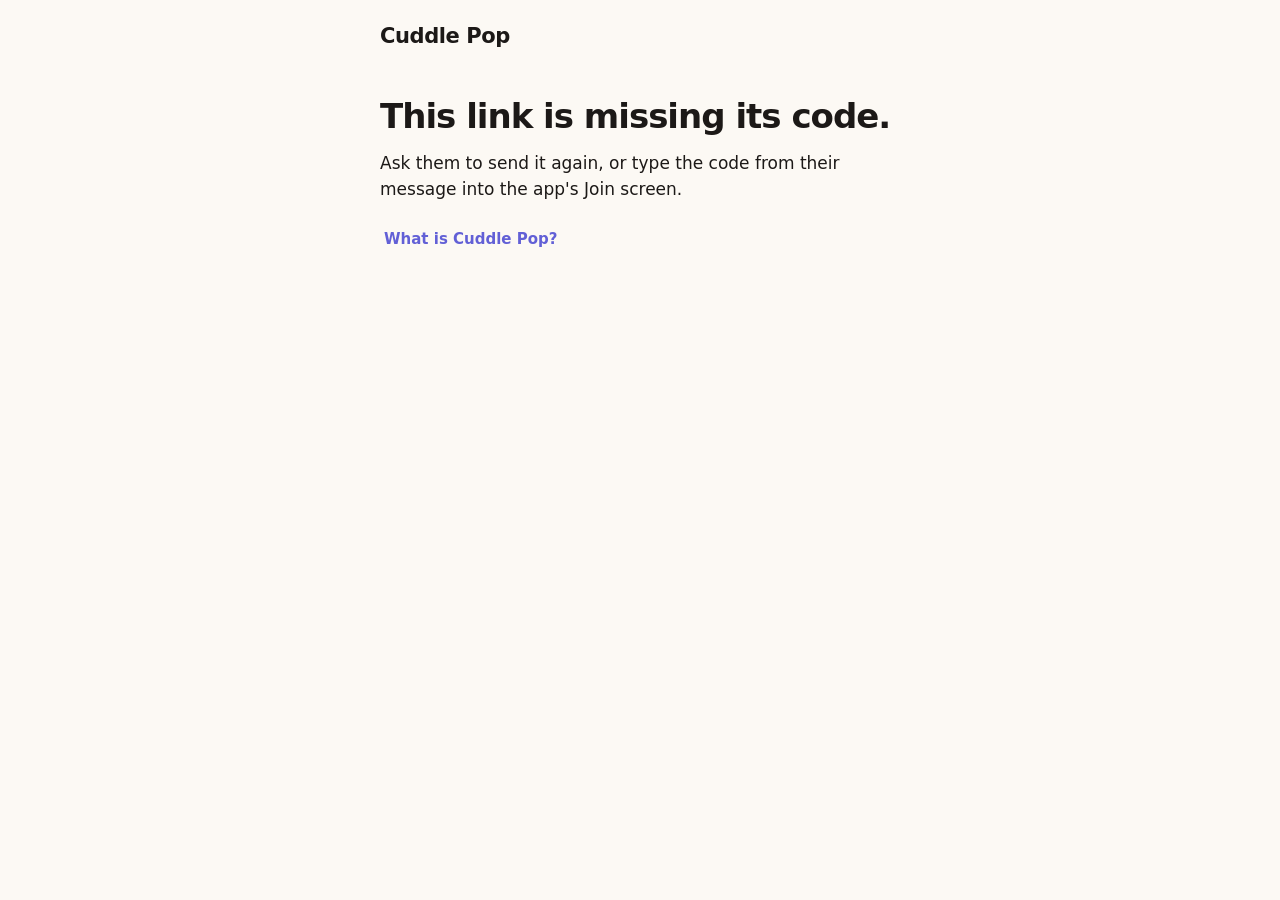
<file: join/index.html>
<!doctype html>
<html lang="en">
<head>
<meta charset="utf-8">
<meta name="viewport" content="width=device-width, initial-scale=1, viewport-fit=cover">
<title>Your invite · Cuddle Pop</title>
<meta name="robots" content="noindex">
<meta name="referrer" content="no-referrer">
<meta name="theme-color" content="#FCF9F4">
<!-- Link previews for invites (WhatsApp, iMessage): crawlers read these and run no script. -->
<meta name="description" content="Oliver is the friend you two share. Say your side privately, no app and no account.">
<meta property="og:type" content="website">
<meta property="og:site_name" content="Cuddle Pop">
<!-- No og:url: crawlers that honour it (Facebook, Messenger) would key the card to /join/ and drop the invite code. -->
<meta property="og:title" content="Oliver wants to hear your side.">
<meta property="og:description" content="Oliver is the friend you two share. Say your side privately, no app and no account.">
<meta property="og:image" content="https://cuddlepop.com/assets/og.png">
<meta property="og:image:width" content="1200">
<meta property="og:image:height" content="630">
<meta property="og:image:alt" content="Oliver the bear beside the words: the friend who's heard both sides.">
<meta name="twitter:card" content="summary_large_image">
<meta name="twitter:title" content="Oliver wants to hear your side.">
<meta name="twitter:description" content="Oliver is the friend you two share. Say your side privately, no app and no account.">
<meta name="twitter:image" content="https://cuddlepop.com/assets/og.png">
<!-- /join/{code} is the universal link in every invite. It opens the web page first, on every
     device (docs/18 §3): this file only forwards to /side/{code}, the guest page with Cuddle Pop's
     promises. On GitHub Pages 404.html is a copy of this file, so /join/{code} and /side/{code}
     forward to /side/?code={code}. No auto-redirect into the app.
     Every other missing URL on Pages (a typo, /pricing, /foo) also gets this file, so only invite
     paths forward; anything else shows a one-line "page not found" (no API call, no redirect).
     Check without a browser: node apps/web/tools/join-check.js -->
<script>
(function () {
  // /join/CODE and /side/CODE both land here on GitHub Pages (404.html has no rewrites):
  // the app's share text links to /side/CODE, so that path must forward with its code too.
  var p = location.pathname;
  var m = p.match(/^\/(?:join|side)\/([A-Za-z0-9]{4,12})\/?$/) ||
          location.search.match(/[?&]code=([A-Za-z0-9]{4,12})(?:&|$)/);
  // Forward to the query form: Pages serves /side/ (index.html) with a 200, and the guest page
  // reads ?code=. Forwarding to /side/CODE would land on this 404 page again, forever.
  if (m) { location.replace('/side/?code=' + m[1].toUpperCase()); return; }
  // An invite path with no usable code (/join, /join/, /side/bad!) still goes to the guest page,
  // which explains that the link is missing its code.
  if (/^\/(?:join|side)(?:\.html)?(?:\/|$)/.test(p)) { location.replace('/side/'); return; }
  // Anything else is a plain 404 (a typo, /pricing, /privacy): show "page not found" instead.
  document.documentElement.setAttribute('data-notfound', '');
  document.title = 'Page not found · Cuddle Pop';
})();
</script>
<link rel="icon" href="/assets/favicon.svg" type="image/svg+xml">
<link rel="stylesheet" href="/side/assets/side.css?v=a3391f83d7">
<style>
  [data-notfound] .invite { display: none; }
  html:not([data-notfound]) .notfound { display: none; }
  .notfound a { color: var(--iris); font-weight: 700; text-underline-offset: 3px; }
</style>
</head>
<body>
<header class="top"><a class="wordmark" href="/">Cuddle Pop</a></header>
<main class="wrap">
  <section class="screen notfound">
    <h1 class="title">Page not found</h1>
    <p class="lede">Go <a href="/">home</a> or try <a href="/adhd/">ADHD Mode</a>.</p>
  </section>
  <section class="screen invite">
    <p class="eyebrow">One sec</p>
    <h1 class="title">Taking you to Cuddle Pop…</h1>
    <noscript>
      <p class="lede">This page needs JavaScript to open your invite. Turn it on and reload, or get the Cuddle Pop app and type the code from your link into Join.</p>
    </noscript>
  </section>
</main>
</body>
</html>
</file>
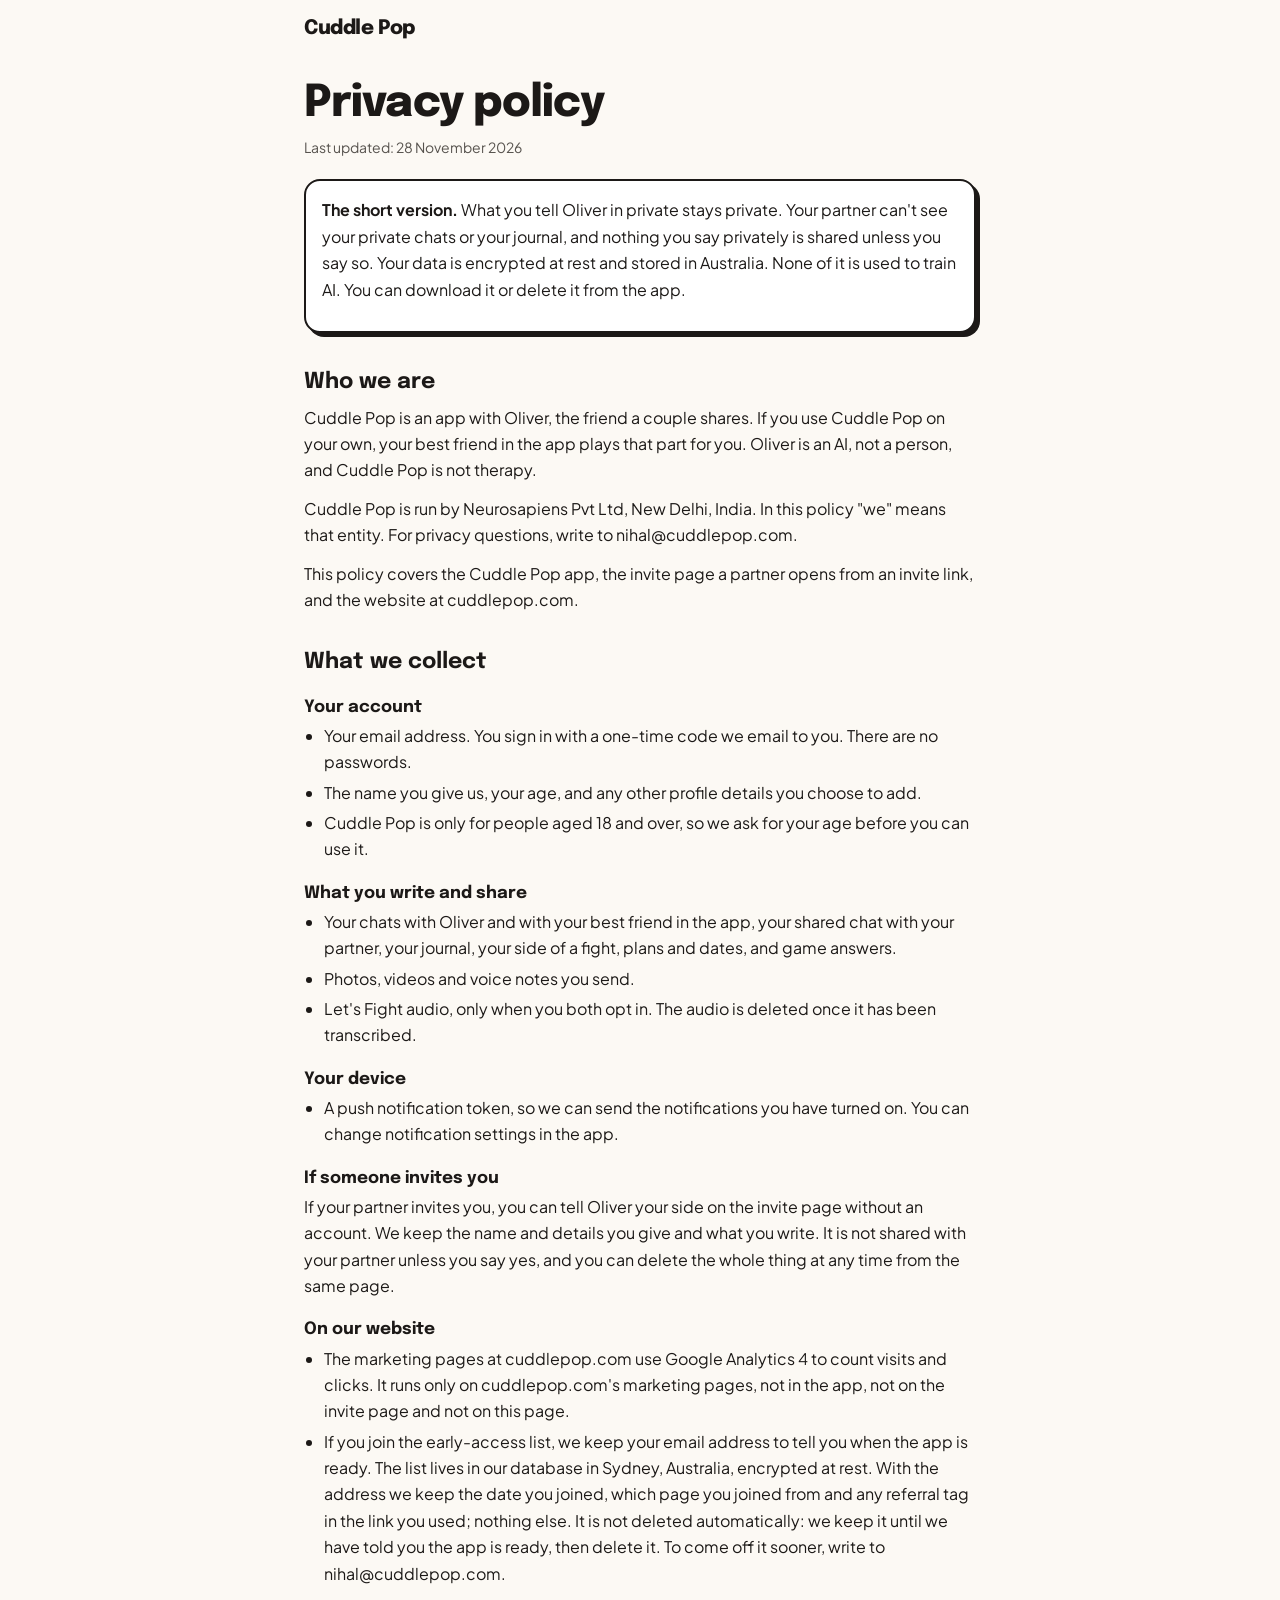
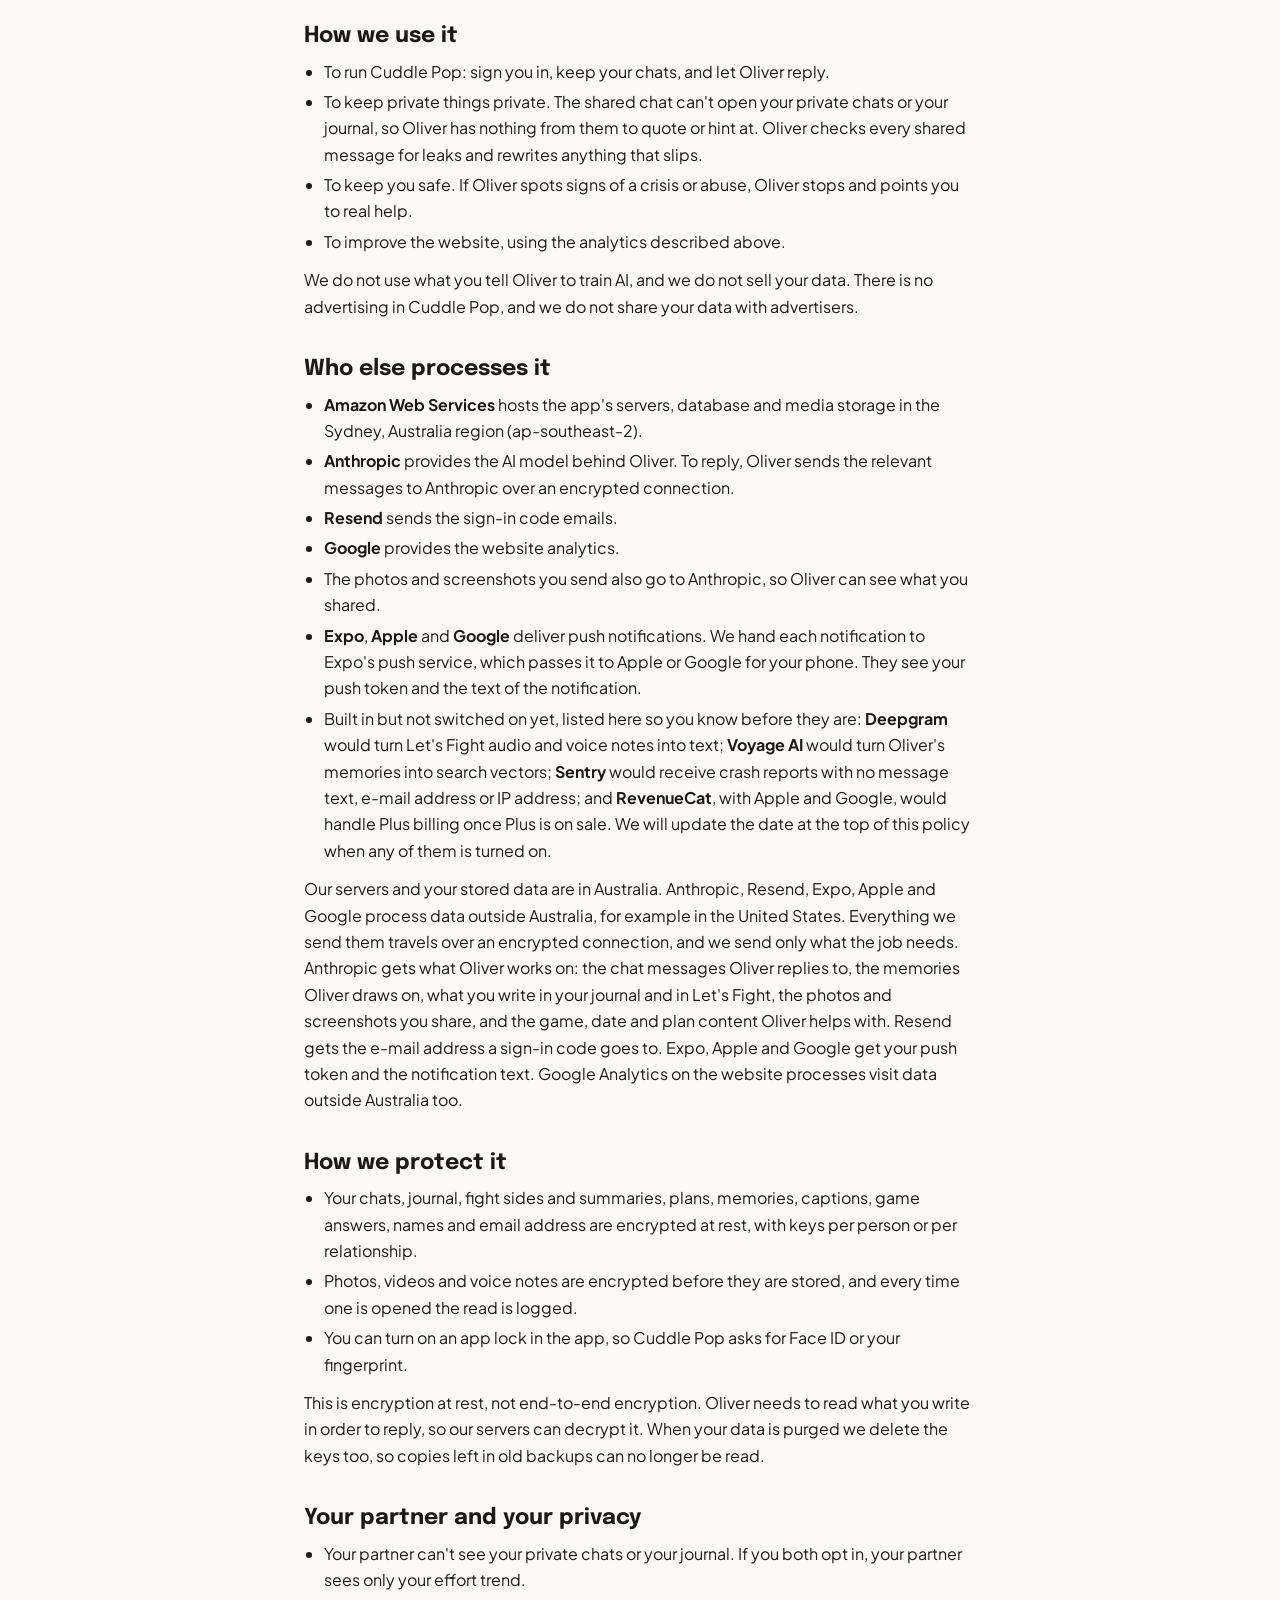
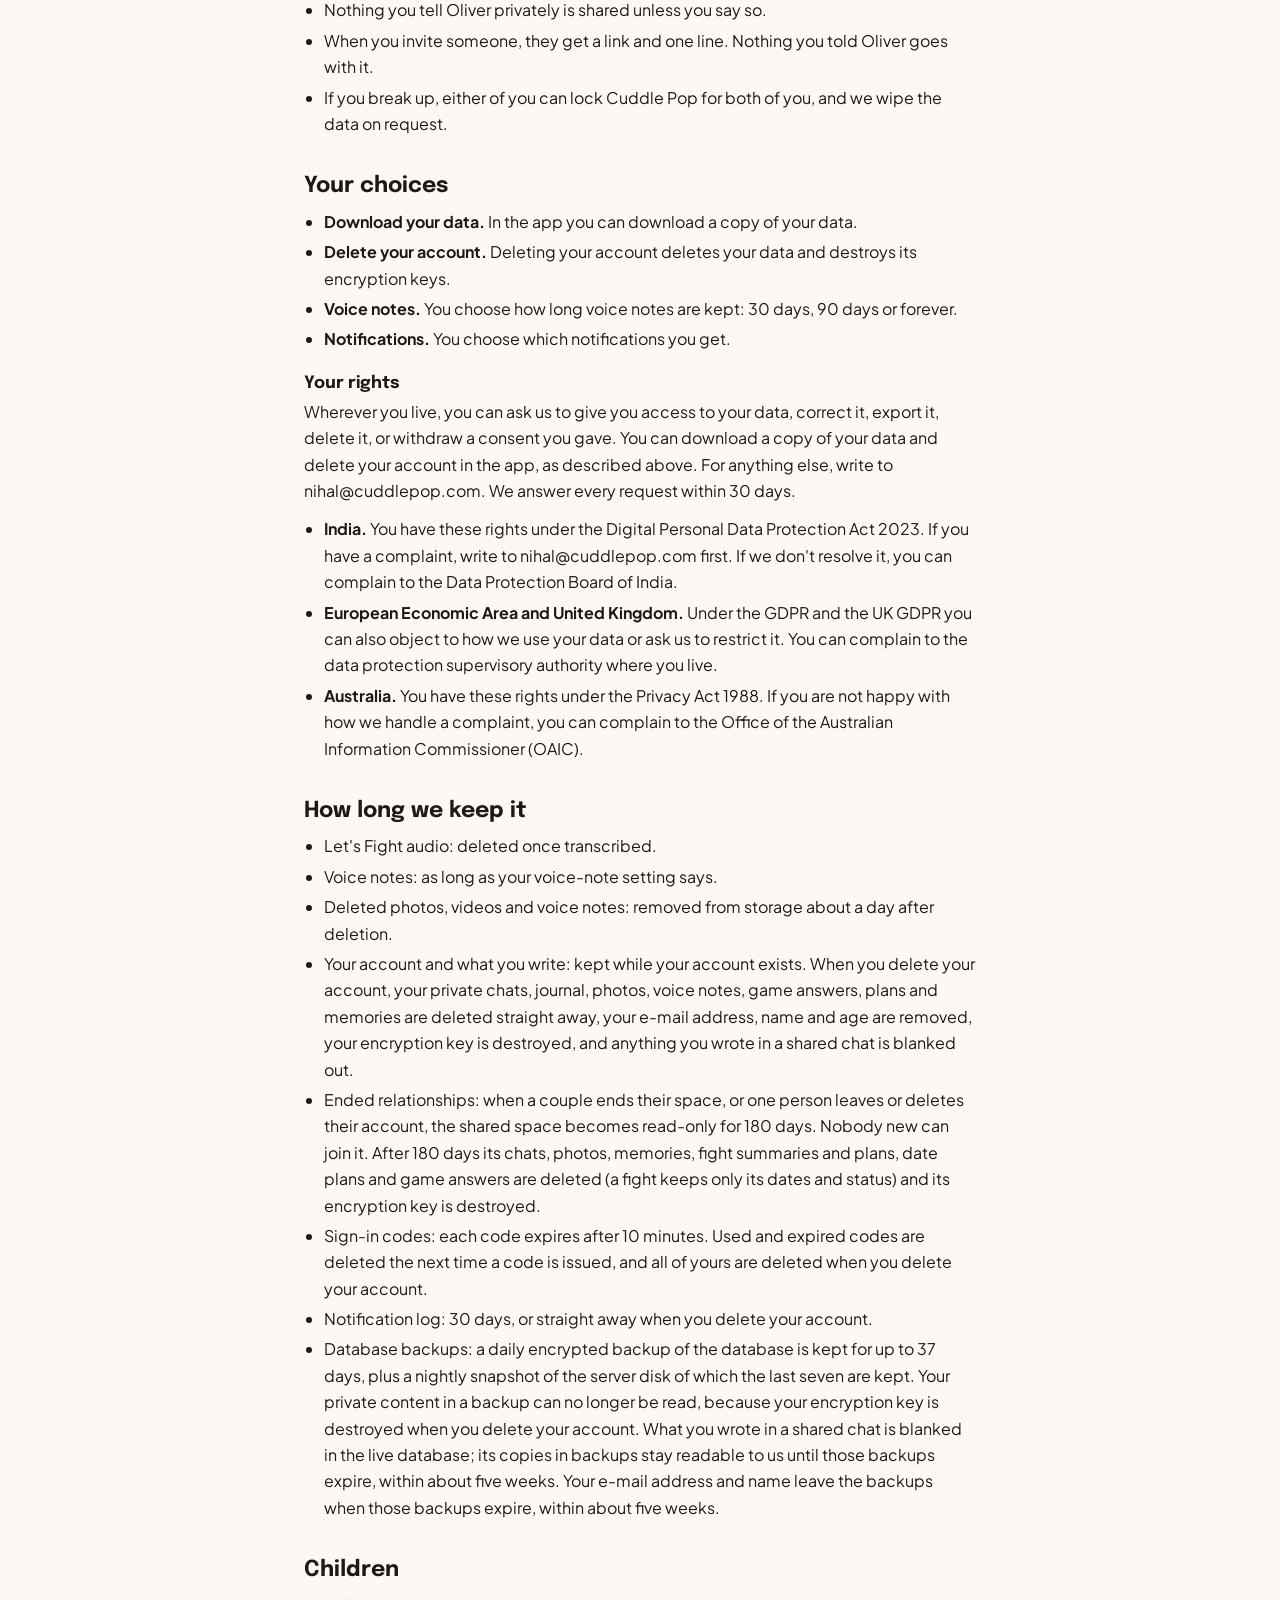
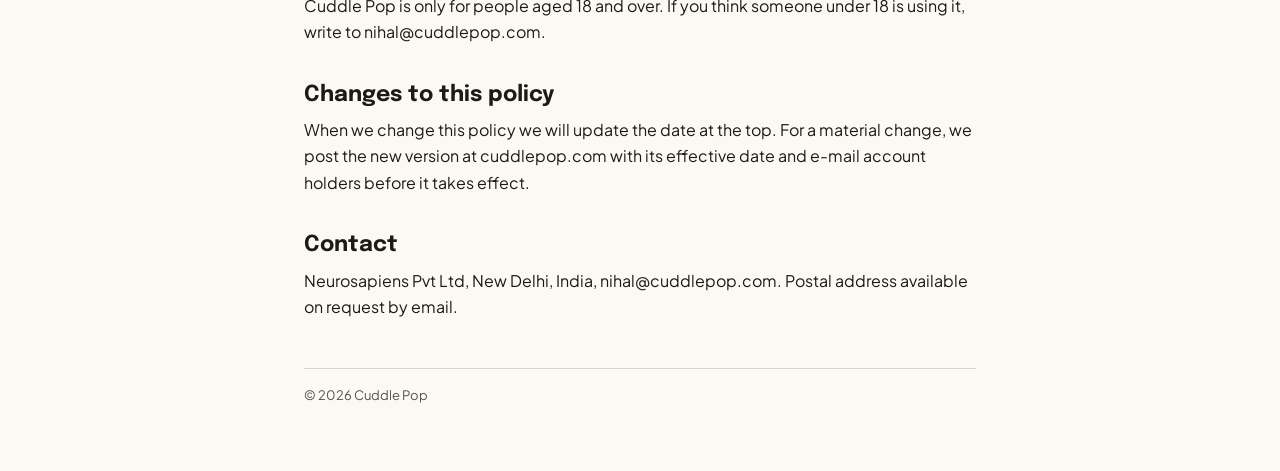
<file: privacy/index.html>
<!DOCTYPE html>
<html lang="en">
<head>
  <title>Privacy policy · Cuddle Pop</title>
  <!-- In force from 2026-11-28 (indexed, linked from the site footer and sitemap). Every statement is drawn from docs/07,
       docs/11, docs/14, docs/16, the FAQ on index.html, infra/aws and the API code. Legal facts
       were filled on 2026-11-28 from the founder's decisions (entity Neurosapiens Pvt Ltd; street
       address withheld from public pages). No placeholders remain. No tracking script on this page. -->
  <meta charset="UTF-8">
  <meta name="viewport" content="width=device-width, initial-scale=1, viewport-fit=cover">
  <meta name="theme-color" content="#FCF9F4">
  <link rel="icon" href="/assets/favicon.svg" type="image/svg+xml">
  <link rel="icon" href="/assets/favicon-32.png" sizes="32x32" type="image/png">
  <link rel="apple-touch-icon" href="/assets/apple-touch-icon.png">
  <link rel="preconnect" href="https://fonts.googleapis.com">
  <link rel="preconnect" href="https://fonts.gstatic.com" crossorigin>
  <link rel="stylesheet" href="https://fonts.googleapis.com/css2?family=Epilogue:wght@600;700;800&amp;family=Plus+Jakarta+Sans:wght@400;500;700&amp;family=JetBrains+Mono:wght@500;600&amp;display=swap">
  <link rel="stylesheet" href="/assets/site.css?v=babd26ed87">
  <style>
    body { background: #FCF9F4; color: #1C1917; font-family: 'Plus Jakarta Sans', sans-serif; -webkit-font-smoothing: antialiased; margin: 0; }
    .top { max-width: 44rem; margin: 0 auto; padding: 16px; }
    .top a { font: 800 20px/1 'Epilogue', sans-serif; color: #1C1917; text-decoration: none; letter-spacing: -0.02em; }
    .legal { max-width: 44rem; margin: 0 auto; padding: 8px 16px 64px; font-size: 16px; line-height: 1.65; overflow-wrap: anywhere; }
    .legal h1 { font: 800 34px/1.1 'Epilogue', sans-serif; letter-spacing: -0.02em; margin: 16px 0 8px; }
    .legal h2 { font: 700 22px/1.25 'Epilogue', sans-serif; margin: 36px 0 8px; }
    .legal h3 { font: 700 17px/1.3 'Epilogue', sans-serif; margin: 20px 0 4px; }
    .legal p, .legal ul { margin: 0 0 12px; }
    .legal ul { padding-left: 1.25rem; list-style: disc; }
    .legal li { margin: 4px 0; }
    .legal a { color: #6260D6; font-weight: 700; text-underline-offset: 3px; text-decoration: underline; }
    .legal .meta { color: #57534E; font-size: 14px; }
    .legal .card { background: #fff; border: 2px solid #1C1917; border-radius: 16px; box-shadow: 4px 4px 0 #1C1917; padding: 16px; margin: 20px 0; }
    .legal footer { margin-top: 48px; padding-top: 16px; border-top: 1px solid #D6D3D1; color: #57534E; font-size: 13px; }
    @media (min-width: 768px) { .legal h1 { font-size: 44px; } }
  </style>
</head>
<body>
  <header class="top"><a href="/">Cuddle Pop</a></header>
  <main class="legal">
    <h1>Privacy policy</h1>
    <p class="meta">Last updated: 28 November 2026</p>

    <div class="card">
      <p><strong>The short version.</strong> What you tell Oliver in private stays private. Your partner can't see your private chats or your journal, and nothing you say privately is shared unless you say so. Your data is encrypted at rest and stored in Australia. None of it is used to train AI. You can download it or delete it from the app.</p>
    </div>

    <h2>Who we are</h2>
    <p>Cuddle Pop is an app with Oliver, the friend a couple shares. If you use Cuddle Pop on your own, your best friend in the app plays that part for you. Oliver is an AI, not a person, and Cuddle Pop is not therapy.</p>
    <p>Cuddle Pop is run by Neurosapiens Pvt Ltd, New Delhi, India. In this policy "we" means that entity. For privacy questions, write to nihal@cuddlepop.com.</p>
    <p>This policy covers the Cuddle Pop app, the invite page a partner opens from an invite link, and the website at cuddlepop.com.</p>

    <h2>What we collect</h2>
    <h3>Your account</h3>
    <ul>
      <li>Your email address. You sign in with a one-time code we email to you. There are no passwords.</li>
      <li>The name you give us, your age, and any other profile details you choose to add.</li>
      <li>Cuddle Pop is only for people aged 18 and over, so we ask for your age before you can use it.</li>
    </ul>
    <h3>What you write and share</h3>
    <ul>
      <li>Your chats with Oliver and with your best friend in the app, your shared chat with your partner, your journal, your side of a fight, plans and dates, and game answers.</li>
      <li>Photos, videos and voice notes you send.</li>
      <li>Let's Fight audio, only when you both opt in. The audio is deleted once it has been transcribed.</li>
    </ul>
    <h3>Your device</h3>
    <ul>
      <li>A push notification token, so we can send the notifications you have turned on. You can change notification settings in the app.</li>
    </ul>
    <h3>If someone invites you</h3>
    <p>If your partner invites you, you can tell Oliver your side on the invite page without an account. We keep the name and details you give and what you write. It is not shared with your partner unless you say yes, and you can delete the whole thing at any time from the same page.</p>
    <h3>On our website</h3>
    <ul>
      <li>The marketing pages at cuddlepop.com use Google Analytics 4 to count visits and clicks. It runs only on cuddlepop.com's marketing pages, not in the app, not on the invite page and not on this page.</li>
      <li>If you join the early-access list, we keep your email address to tell you when the app is ready. The list lives in our database in Sydney, Australia, encrypted at rest. With the address we keep the date you joined, which page you joined from and any referral tag in the link you used; nothing else. It is not deleted automatically: we keep it until we have told you the app is ready, then delete it. To come off it sooner, write to nihal@cuddlepop.com.</li>
    </ul>

    <h2>How we use it</h2>
    <ul>
      <li>To run Cuddle Pop: sign you in, keep your chats, and let Oliver reply.</li>
      <li>To keep private things private. The shared chat can't open your private chats or your journal, so Oliver has nothing from them to quote or hint at. Oliver checks every shared message for leaks and rewrites anything that slips.</li>
      <li>To keep you safe. If Oliver spots signs of a crisis or abuse, Oliver stops and points you to real help.</li>
      <li>To improve the website, using the analytics described above.</li>
    </ul>
    <p>We do not use what you tell Oliver to train AI, and we do not sell your data. There is no advertising in Cuddle Pop, and we do not share your data with advertisers.</p>

    <h2>Who else processes it</h2>
    <ul>
      <li><strong>Amazon Web Services</strong> hosts the app's servers, database and media storage in the Sydney, Australia region (ap-southeast-2).</li>
      <li><strong>Anthropic</strong> provides the AI model behind Oliver. To reply, Oliver sends the relevant messages to Anthropic over an encrypted connection.</li>
      <li><strong>Resend</strong> sends the sign-in code emails.</li>
      <li><strong>Google</strong> provides the website analytics.</li>
      <li>The photos and screenshots you send also go to Anthropic, so Oliver can see what you shared.</li>
      <li><strong>Expo</strong>, <strong>Apple</strong> and <strong>Google</strong> deliver push notifications. We hand each notification to Expo's push service, which passes it to Apple or Google for your phone. They see your push token and the text of the notification.</li>
      <li>Built in but not switched on yet, listed here so you know before they are: <strong>Deepgram</strong> would turn Let's Fight audio and voice notes into text; <strong>Voyage AI</strong> would turn Oliver's memories into search vectors; <strong>Sentry</strong> would receive crash reports with no message text, e-mail address or IP address; and <strong>RevenueCat</strong>, with Apple and Google, would handle Plus billing once Plus is on sale. We will update the date at the top of this policy when any of them is turned on.</li>
    </ul>
    <p>Our servers and your stored data are in Australia. Anthropic, Resend, Expo, Apple and Google process data outside Australia, for example in the United States. Everything we send them travels over an encrypted connection, and we send only what the job needs. Anthropic gets what Oliver works on: the chat messages Oliver replies to, the memories Oliver draws on, what you write in your journal and in Let's Fight, the photos and screenshots you share, and the game, date and plan content Oliver helps with. Resend gets the e-mail address a sign-in code goes to. Expo, Apple and Google get your push token and the notification text. Google Analytics on the website processes visit data outside Australia too.</p>

    <h2>How we protect it</h2>
    <ul>
      <li>Your chats, journal, fight sides and summaries, plans, memories, captions, game answers, names and email address are encrypted at rest, with keys per person or per relationship.</li>
      <li>Photos, videos and voice notes are encrypted before they are stored, and every time one is opened the read is logged.</li>
      <li>You can turn on an app lock in the app, so Cuddle Pop asks for Face ID or your fingerprint.</li>
    </ul>
    <p>This is encryption at rest, not end-to-end encryption. Oliver needs to read what you write in order to reply, so our servers can decrypt it. When your data is purged we delete the keys too, so copies left in old backups can no longer be read.</p>

    <h2>Your partner and your privacy</h2>
    <ul>
      <li>Your partner can't see your private chats or your journal. If you both opt in, your partner sees only your effort trend.</li>
      <li>Nothing you tell Oliver privately is shared unless you say so.</li>
      <li>When you invite someone, they get a link and one line. Nothing you told Oliver goes with it.</li>
      <li>If you break up, either of you can lock Cuddle Pop for both of you, and we wipe the data on request.</li>
    </ul>

    <h2>Your choices</h2>
    <ul>
      <li><strong>Download your data.</strong> In the app you can download a copy of your data.</li>
      <li><strong>Delete your account.</strong> Deleting your account deletes your data and destroys its encryption keys.</li>
      <li><strong>Voice notes.</strong> You choose how long voice notes are kept: 30 days, 90 days or forever.</li>
      <li><strong>Notifications.</strong> You choose which notifications you get.</li>
    </ul>
    <h3>Your rights</h3>
    <p>Wherever you live, you can ask us to give you access to your data, correct it, export it, delete it, or withdraw a consent you gave. You can download a copy of your data and delete your account in the app, as described above. For anything else, write to nihal@cuddlepop.com. We answer every request within 30 days.</p>
    <ul>
      <li><strong>India.</strong> You have these rights under the Digital Personal Data Protection Act 2023. If you have a complaint, write to nihal@cuddlepop.com first. If we don't resolve it, you can complain to the Data Protection Board of India.</li>
      <li><strong>European Economic Area and United Kingdom.</strong> Under the GDPR and the UK GDPR you can also object to how we use your data or ask us to restrict it. You can complain to the data protection supervisory authority where you live.</li>
      <li><strong>Australia.</strong> You have these rights under the Privacy Act 1988. If you are not happy with how we handle a complaint, you can complain to the Office of the Australian Information Commissioner (OAIC).</li>
    </ul>

    <h2>How long we keep it</h2>
    <ul>
      <li>Let's Fight audio: deleted once transcribed.</li>
      <li>Voice notes: as long as your voice-note setting says.</li>
      <li>Deleted photos, videos and voice notes: removed from storage about a day after deletion.</li>
      <li>Your account and what you write: kept while your account exists. When you delete your account, your private chats, journal, photos, voice notes, game answers, plans and memories are deleted straight away, your e-mail address, name and age are removed, your encryption key is destroyed, and anything you wrote in a shared chat is blanked out.</li>
      <li>Ended relationships: when a couple ends their space, or one person leaves or deletes their account, the shared space becomes read-only for 180 days. Nobody new can join it. After 180 days its chats, photos, memories, fight summaries and plans, date plans and game answers are deleted (a fight keeps only its dates and status) and its encryption key is destroyed.</li>
      <li>Sign-in codes: each code expires after 10 minutes. Used and expired codes are deleted the next time a code is issued, and all of yours are deleted when you delete your account.</li>
      <li>Notification log: 30 days, or straight away when you delete your account.</li>
      <li>Database backups: a daily encrypted backup of the database is kept for up to 37 days, plus a nightly snapshot of the server disk of which the last seven are kept. Your private content in a backup can no longer be read, because your encryption key is destroyed when you delete your account. What you wrote in a shared chat is blanked in the live database; its copies in backups stay readable to us until those backups expire, within about five weeks. Your e-mail address and name leave the backups when those backups expire, within about five weeks.</li>
    </ul>

    <h2>Children</h2>
    <p>Cuddle Pop is only for people aged 18 and over. If you think someone under 18 is using it, write to nihal@cuddlepop.com.</p>

    <h2>Changes to this policy</h2>
    <p>When we change this policy we will update the date at the top. For a material change, we post the new version at cuddlepop.com with its effective date and e-mail account holders before it takes effect.</p>

    <h2>Contact</h2>
    <p>Neurosapiens Pvt Ltd, New Delhi, India, nihal@cuddlepop.com. Postal address available on request by email.</p>

    <footer>© 2026 Cuddle Pop</footer>
  </main>
</body>
</html>
</file>
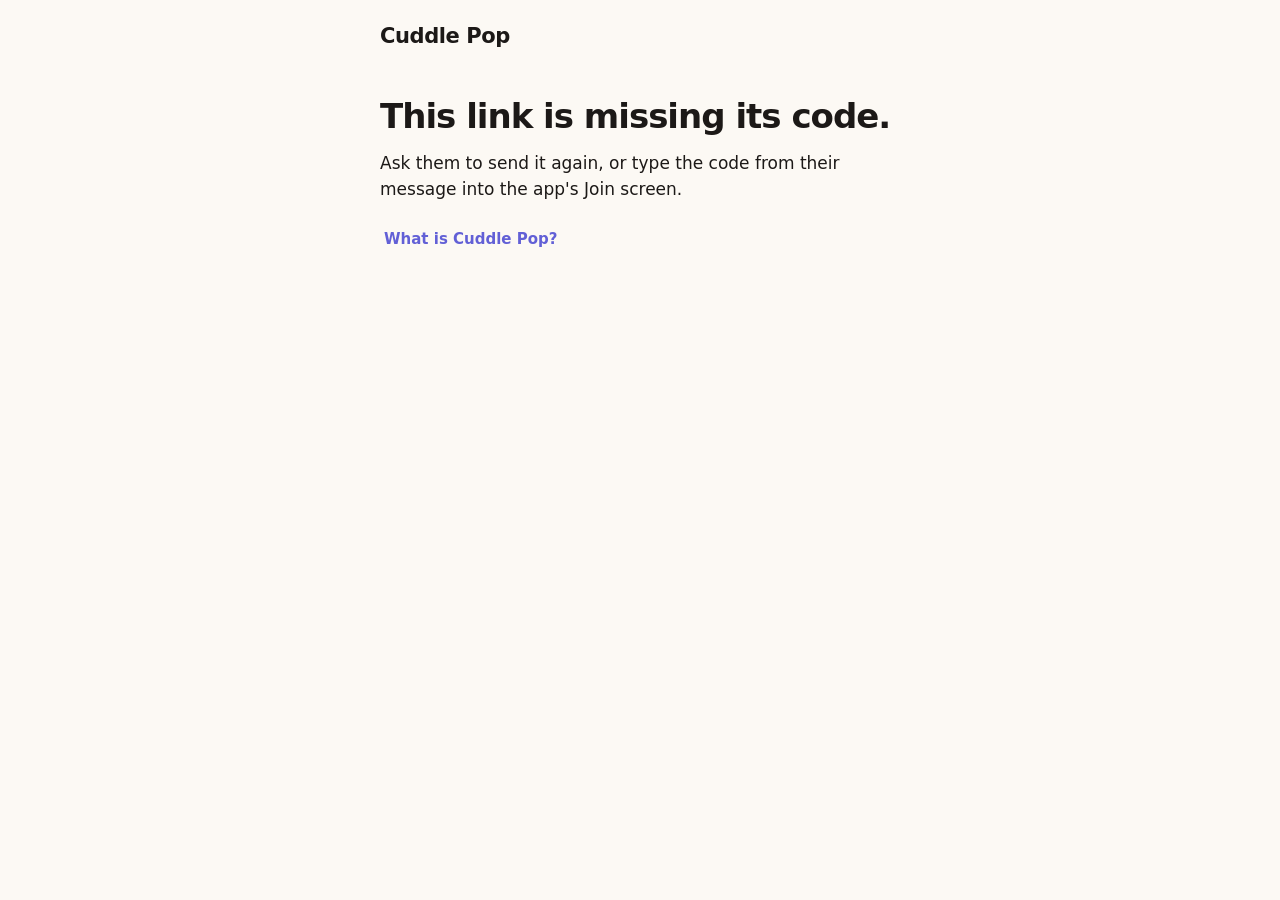
<file: side/index.html>
<!doctype html>
<html lang="en">
<head>
<meta charset="utf-8">
<meta name="viewport" content="width=device-width, initial-scale=1, viewport-fit=cover">
<title>Your side · Cuddle Pop</title>
  <meta property="og:type" content="website">
  <meta property="og:site_name" content="Cuddle Pop">
  <meta property="og:title" content="Oliver wants to hear your side.">
  <meta property="og:description" content="Oliver is the friend you two share. Say your side privately, no app and no account.">
  <meta property="og:image" content="https://cuddlepop.com/assets/og.png">
  <meta property="og:image:width" content="1200">
  <meta property="og:image:height" content="630">
  <meta property="og:image:alt" content="Oliver the bear beside the words: the friend who's heard both sides.">
  <meta name="twitter:card" content="summary_large_image">
  <meta name="twitter:title" content="Oliver wants to hear your side.">
  <meta name="twitter:description" content="Oliver is the friend you two share. Say your side privately, no app and no account.">
  <meta name="twitter:image" content="https://cuddlepop.com/assets/og.png">
<meta name="robots" content="noindex">
<meta name="referrer" content="no-referrer">
<meta name="theme-color" content="#FCF9F4">
<meta name="color-scheme" content="light">
<!-- Empty = same origin + /v1 (the API serves this page at /side/{code} in dev).
     deploy-pages.sh writes the production API base here (SIDE_API_BASE). -->
<meta name="api-base" content="https://api.cuddlepop.com/v1">
<!-- Store listings: fill in when they exist; the buttons stay hidden while empty. -->
<meta name="app-store-ios" content="">
<meta name="app-store-android" content="">
<meta http-equiv="Content-Security-Policy" content="default-src 'self'; script-src 'self'; style-src 'self' https://fonts.googleapis.com; font-src https://fonts.gstatic.com; img-src 'self' data:; connect-src 'self' https://api.cuddlepop.com; frame-src cuddlepop:; base-uri 'none'; form-action 'none'; object-src 'none'">
<link rel="icon" href="/assets/favicon.svg" type="image/svg+xml">
<link rel="manifest" href="/side/assets/side.webmanifest">
<link rel="preconnect" href="https://fonts.googleapis.com">
<link rel="preconnect" href="https://fonts.gstatic.com" crossorigin>
<!-- Fonts never block the first paint: side.js turns this preload into a stylesheet (the CSP allows no inline onload). -->
<link rel="preload" as="style" href="https://fonts.googleapis.com/css2?family=Epilogue:wght@700;800&amp;family=Plus+Jakarta+Sans:wght@400;500;700&amp;family=JetBrains+Mono:wght@500;600&amp;display=swap">
<noscript><link rel="stylesheet" href="https://fonts.googleapis.com/css2?family=Epilogue:wght@700;800&amp;family=Plus+Jakarta+Sans:wght@400;500;700&amp;family=JetBrains+Mono:wght@500;600&amp;display=swap"></noscript>
<!-- Absolute paths: the same file is served at /side/{code}, /join/{code} (Pages 404.html) and by the API. -->
<link rel="stylesheet" href="/side/assets/side.css?v=a3391f83d7">
</head>
<body>
<header class="top">
  <a class="wordmark" href="/" aria-label="Cuddle Pop home">Cuddle Pop</a>
  <a class="open-app" id="open-app" href="#" hidden>Open in the app</a>
</header>
<main id="app" class="wrap" tabindex="-1" aria-live="polite">
  <section class="screen">
    <p class="eyebrow">One sec</p>
    <h1 class="title">Getting Cuddle Pop…</h1>
  </section>
  <noscript>
    <section class="screen">
      <h1 class="title">This page needs JavaScript.</h1>
      <p class="lede">Turn it on and reload, or get the Cuddle Pop app and type the code from your link into Join.</p>
    </section>
  </noscript>
</main>
<script src="/side/assets/side.js?v=1620ff6c7a"></script>
</body>
</html>
</file>
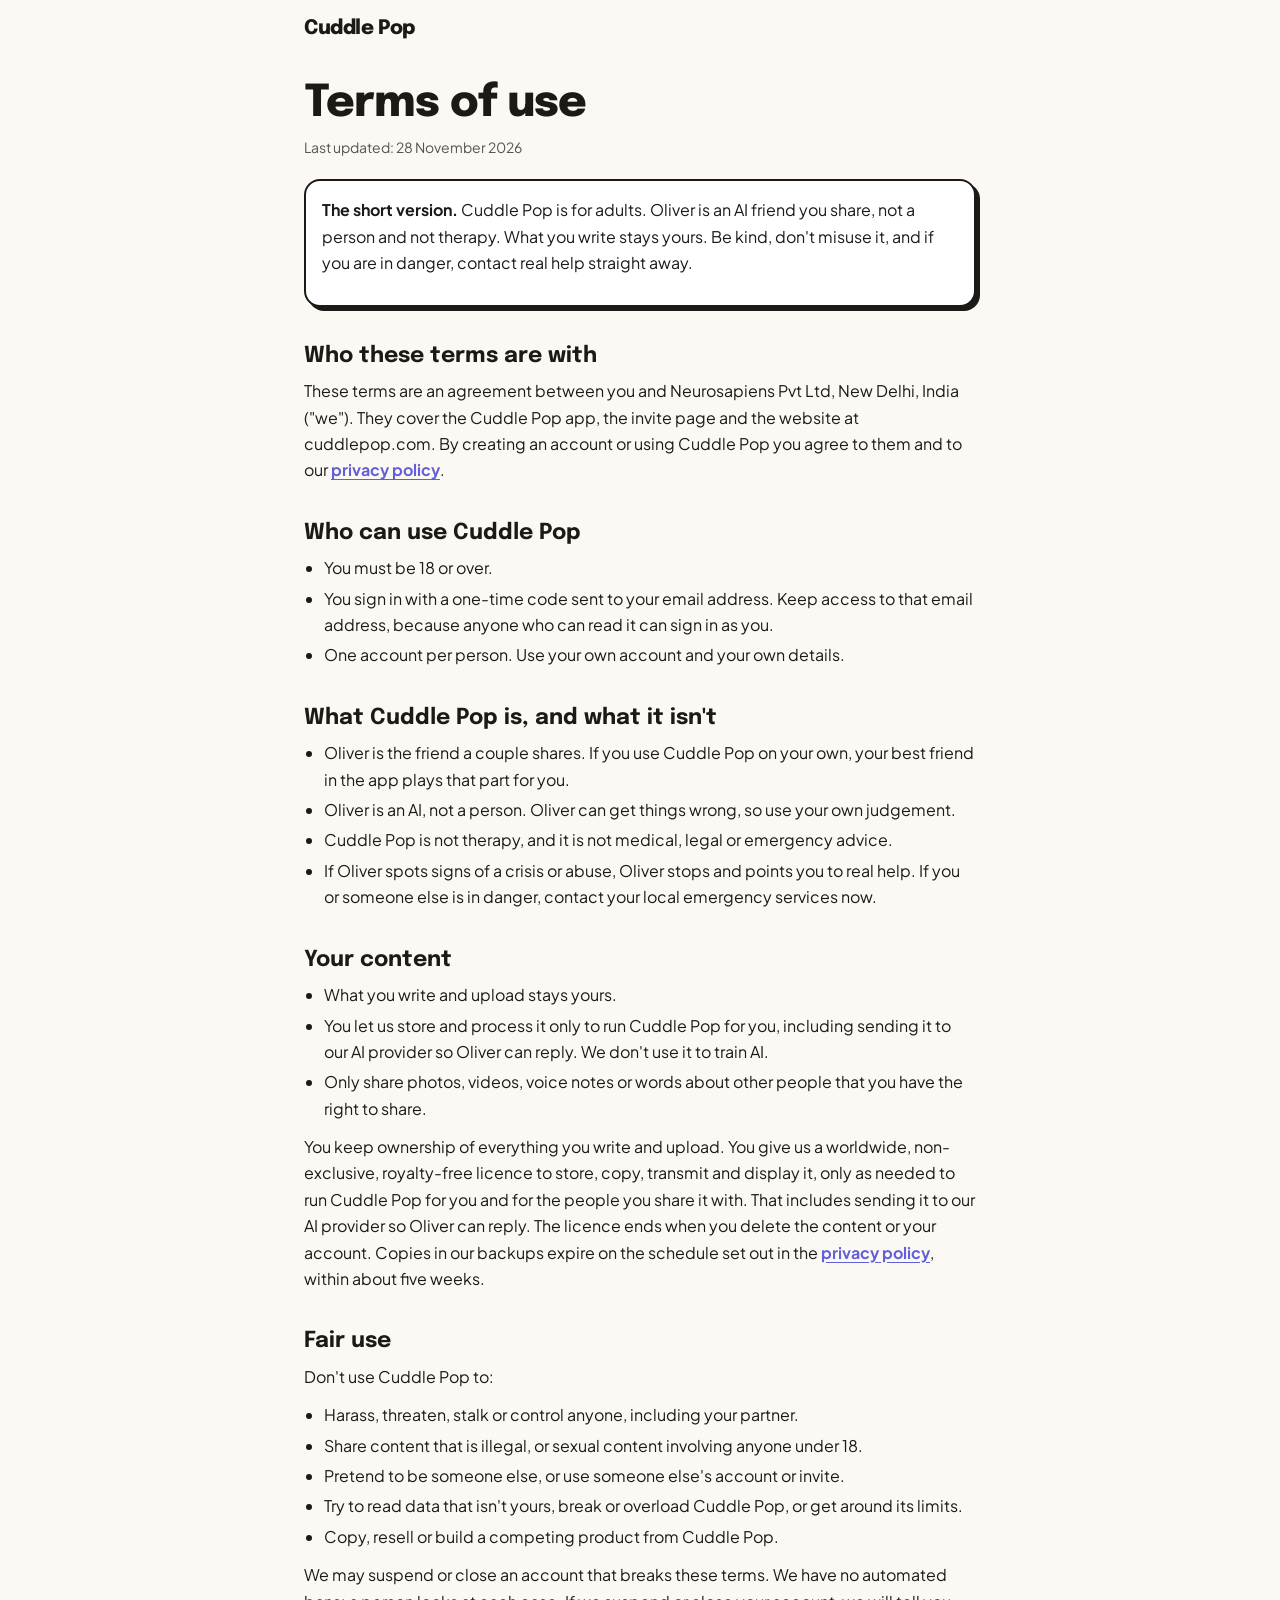
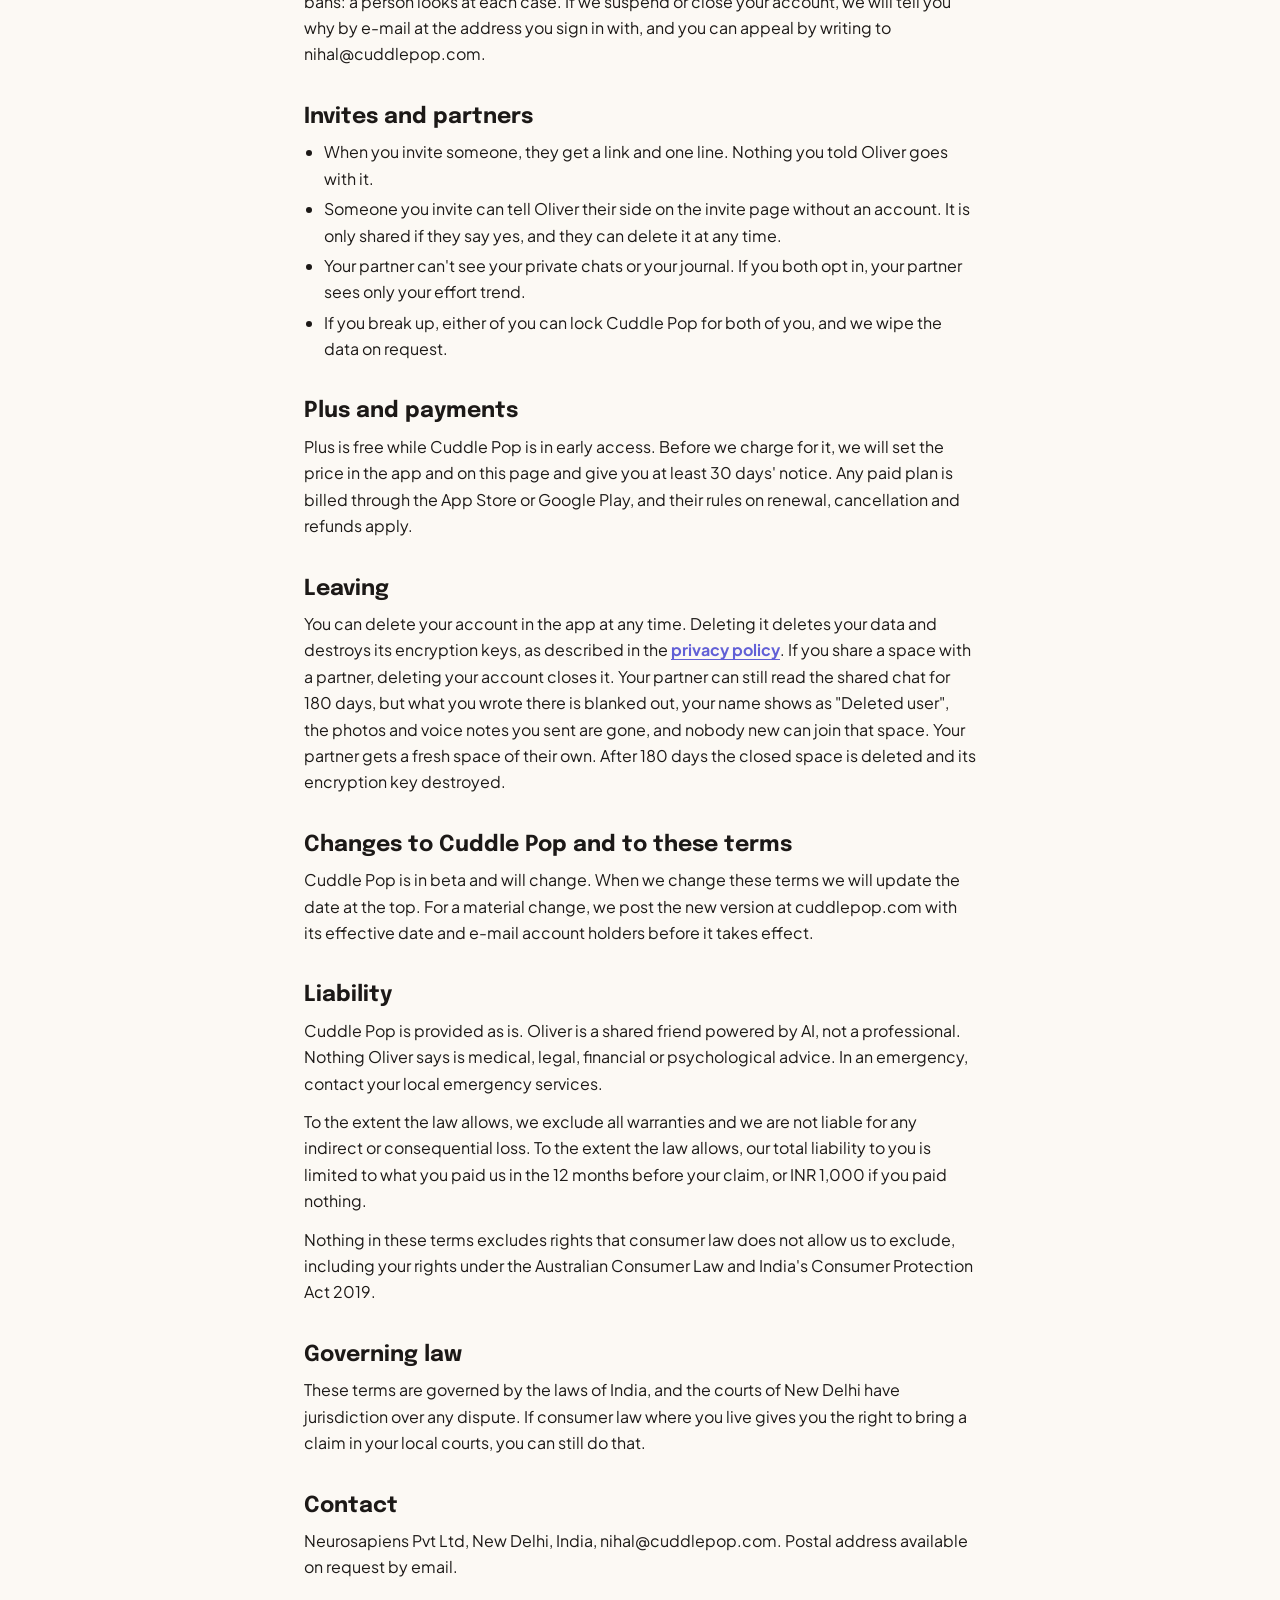
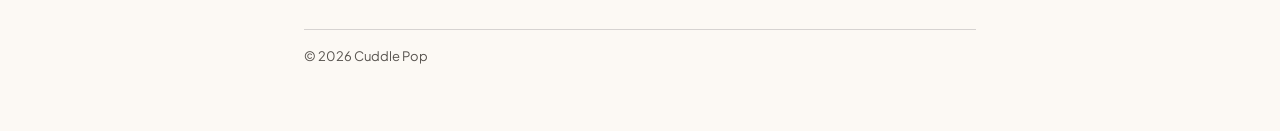
<file: terms/index.html>
<!DOCTYPE html>
<html lang="en">
<head>
  <title>Terms of use · Cuddle Pop</title>
  <!-- In force from 2026-11-28 (indexed, linked from the site footer and sitemap). Product statements are drawn from
       docs/14, docs/16, the FAQ on index.html and the API code; legal terms were filled on
       2026-11-28 from the founder's decisions (entity Neurosapiens Pvt Ltd; street address withheld
       from public pages). No placeholders remain. No tracking script on this page. -->
  <meta charset="UTF-8">
  <meta name="viewport" content="width=device-width, initial-scale=1, viewport-fit=cover">
  <meta name="theme-color" content="#FCF9F4">
  <link rel="icon" href="/assets/favicon.svg" type="image/svg+xml">
  <link rel="icon" href="/assets/favicon-32.png" sizes="32x32" type="image/png">
  <link rel="apple-touch-icon" href="/assets/apple-touch-icon.png">
  <link rel="preconnect" href="https://fonts.googleapis.com">
  <link rel="preconnect" href="https://fonts.gstatic.com" crossorigin>
  <link rel="stylesheet" href="https://fonts.googleapis.com/css2?family=Epilogue:wght@600;700;800&amp;family=Plus+Jakarta+Sans:wght@400;500;700&amp;family=JetBrains+Mono:wght@500;600&amp;display=swap">
  <link rel="stylesheet" href="/assets/site.css?v=babd26ed87">
  <style>
    body { background: #FCF9F4; color: #1C1917; font-family: 'Plus Jakarta Sans', sans-serif; -webkit-font-smoothing: antialiased; margin: 0; }
    .top { max-width: 44rem; margin: 0 auto; padding: 16px; }
    .top a { font: 800 20px/1 'Epilogue', sans-serif; color: #1C1917; text-decoration: none; letter-spacing: -0.02em; }
    .legal { max-width: 44rem; margin: 0 auto; padding: 8px 16px 64px; font-size: 16px; line-height: 1.65; overflow-wrap: anywhere; }
    .legal h1 { font: 800 34px/1.1 'Epilogue', sans-serif; letter-spacing: -0.02em; margin: 16px 0 8px; }
    .legal h2 { font: 700 22px/1.25 'Epilogue', sans-serif; margin: 36px 0 8px; }
    .legal h3 { font: 700 17px/1.3 'Epilogue', sans-serif; margin: 20px 0 4px; }
    .legal p, .legal ul { margin: 0 0 12px; }
    .legal ul { padding-left: 1.25rem; list-style: disc; }
    .legal li { margin: 4px 0; }
    .legal a { color: #6260D6; font-weight: 700; text-underline-offset: 3px; text-decoration: underline; }
    .legal .meta { color: #57534E; font-size: 14px; }
    .legal .card { background: #fff; border: 2px solid #1C1917; border-radius: 16px; box-shadow: 4px 4px 0 #1C1917; padding: 16px; margin: 20px 0; }
    .legal footer { margin-top: 48px; padding-top: 16px; border-top: 1px solid #D6D3D1; color: #57534E; font-size: 13px; }
    @media (min-width: 768px) { .legal h1 { font-size: 44px; } }
  </style>
</head>
<body>
  <header class="top"><a href="/">Cuddle Pop</a></header>
  <main class="legal">
    <h1>Terms of use</h1>
    <p class="meta">Last updated: 28 November 2026</p>

    <div class="card">
      <p><strong>The short version.</strong> Cuddle Pop is for adults. Oliver is an AI friend you share, not a person and not therapy. What you write stays yours. Be kind, don't misuse it, and if you are in danger, contact real help straight away.</p>
    </div>

    <h2>Who these terms are with</h2>
    <p>These terms are an agreement between you and Neurosapiens Pvt Ltd, New Delhi, India ("we"). They cover the Cuddle Pop app, the invite page and the website at cuddlepop.com. By creating an account or using Cuddle Pop you agree to them and to our <a href="/privacy/">privacy policy</a>.</p>

    <h2>Who can use Cuddle Pop</h2>
    <ul>
      <li>You must be 18 or over.</li>
      <li>You sign in with a one-time code sent to your email address. Keep access to that email address, because anyone who can read it can sign in as you.</li>
      <li>One account per person. Use your own account and your own details.</li>
    </ul>

    <h2>What Cuddle Pop is, and what it isn't</h2>
    <ul>
      <li>Oliver is the friend a couple shares. If you use Cuddle Pop on your own, your best friend in the app plays that part for you.</li>
      <li>Oliver is an AI, not a person. Oliver can get things wrong, so use your own judgement.</li>
      <li>Cuddle Pop is not therapy, and it is not medical, legal or emergency advice.</li>
      <li>If Oliver spots signs of a crisis or abuse, Oliver stops and points you to real help. If you or someone else is in danger, contact your local emergency services now.</li>
    </ul>

    <h2>Your content</h2>
    <ul>
      <li>What you write and upload stays yours.</li>
      <li>You let us store and process it only to run Cuddle Pop for you, including sending it to our AI provider so Oliver can reply. We don't use it to train AI.</li>
      <li>Only share photos, videos, voice notes or words about other people that you have the right to share.</li>
    </ul>
    <p>You keep ownership of everything you write and upload. You give us a worldwide, non-exclusive, royalty-free licence to store, copy, transmit and display it, only as needed to run Cuddle Pop for you and for the people you share it with. That includes sending it to our AI provider so Oliver can reply. The licence ends when you delete the content or your account. Copies in our backups expire on the schedule set out in the <a href="/privacy/">privacy policy</a>, within about five weeks.</p>

    <h2>Fair use</h2>
    <p>Don't use Cuddle Pop to:</p>
    <ul>
      <li>Harass, threaten, stalk or control anyone, including your partner.</li>
      <li>Share content that is illegal, or sexual content involving anyone under 18.</li>
      <li>Pretend to be someone else, or use someone else's account or invite.</li>
      <li>Try to read data that isn't yours, break or overload Cuddle Pop, or get around its limits.</li>
      <li>Copy, resell or build a competing product from Cuddle Pop.</li>
    </ul>
    <p>We may suspend or close an account that breaks these terms. We have no automated bans: a person looks at each case. If we suspend or close your account, we will tell you why by e-mail at the address you sign in with, and you can appeal by writing to nihal@cuddlepop.com.</p>

    <h2>Invites and partners</h2>
    <ul>
      <li>When you invite someone, they get a link and one line. Nothing you told Oliver goes with it.</li>
      <li>Someone you invite can tell Oliver their side on the invite page without an account. It is only shared if they say yes, and they can delete it at any time.</li>
      <li>Your partner can't see your private chats or your journal. If you both opt in, your partner sees only your effort trend.</li>
      <li>If you break up, either of you can lock Cuddle Pop for both of you, and we wipe the data on request.</li>
    </ul>

    <h2>Plus and payments</h2>
    <p>Plus is free while Cuddle Pop is in early access. Before we charge for it, we will set the price in the app and on this page and give you at least 30 days' notice. Any paid plan is billed through the App Store or Google Play, and their rules on renewal, cancellation and refunds apply.</p>

    <h2>Leaving</h2>
    <p>You can delete your account in the app at any time. Deleting it deletes your data and destroys its encryption keys, as described in the <a href="/privacy/">privacy policy</a>. If you share a space with a partner, deleting your account closes it. Your partner can still read the shared chat for 180 days, but what you wrote there is blanked out, your name shows as "Deleted user", the photos and voice notes you sent are gone, and nobody new can join that space. Your partner gets a fresh space of their own. After 180 days the closed space is deleted and its encryption key destroyed.</p>

    <h2>Changes to Cuddle Pop and to these terms</h2>
    <p>Cuddle Pop is in beta and will change. When we change these terms we will update the date at the top. For a material change, we post the new version at cuddlepop.com with its effective date and e-mail account holders before it takes effect.</p>

    <h2>Liability</h2>
    <p>Cuddle Pop is provided as is. Oliver is a shared friend powered by AI, not a professional. Nothing Oliver says is medical, legal, financial or psychological advice. In an emergency, contact your local emergency services.</p>
    <p>To the extent the law allows, we exclude all warranties and we are not liable for any indirect or consequential loss. To the extent the law allows, our total liability to you is limited to what you paid us in the 12 months before your claim, or INR 1,000 if you paid nothing.</p>
    <p>Nothing in these terms excludes rights that consumer law does not allow us to exclude, including your rights under the Australian Consumer Law and India's Consumer Protection Act 2019.</p>

    <h2>Governing law</h2>
    <p>These terms are governed by the laws of India, and the courts of New Delhi have jurisdiction over any dispute. If consumer law where you live gives you the right to bring a claim in your local courts, you can still do that.</p>

    <h2>Contact</h2>
    <p>Neurosapiens Pvt Ltd, New Delhi, India, nihal@cuddlepop.com. Postal address available on request by email.</p>

    <footer>© 2026 Cuddle Pop</footer>
  </main>
</body>
</html>
</file>
<file: assets/site.css>
*,:after,:before{--tw-border-spacing-x:0;--tw-border-spacing-y:0;--tw-translate-x:0;--tw-translate-y:0;--tw-rotate:0;--tw-skew-x:0;--tw-skew-y:0;--tw-scale-x:1;--tw-scale-y:1;--tw-pan-x: ;--tw-pan-y: ;--tw-pinch-zoom: ;--tw-scroll-snap-strictness:proximity;--tw-gradient-from-position: ;--tw-gradient-via-position: ;--tw-gradient-to-position: ;--tw-ordinal: ;--tw-slashed-zero: ;--tw-numeric-figure: ;--tw-numeric-spacing: ;--tw-numeric-fraction: ;--tw-ring-inset: ;--tw-ring-offset-width:0px;--tw-ring-offset-color:#fff;--tw-ring-color:rgba(59,130,246,.5);--tw-ring-offset-shadow:0 0 #0000;--tw-ring-shadow:0 0 #0000;--tw-shadow:0 0 #0000;--tw-shadow-colored:0 0 #0000;--tw-blur: ;--tw-brightness: ;--tw-contrast: ;--tw-grayscale: ;--tw-hue-rotate: ;--tw-invert: ;--tw-saturate: ;--tw-sepia: ;--tw-drop-shadow: ;--tw-backdrop-blur: ;--tw-backdrop-brightness: ;--tw-backdrop-contrast: ;--tw-backdrop-grayscale: ;--tw-backdrop-hue-rotate: ;--tw-backdrop-invert: ;--tw-backdrop-opacity: ;--tw-backdrop-saturate: ;--tw-backdrop-sepia: ;--tw-contain-size: ;--tw-contain-layout: ;--tw-contain-paint: ;--tw-contain-style: }::backdrop{--tw-border-spacing-x:0;--tw-border-spacing-y:0;--tw-translate-x:0;--tw-translate-y:0;--tw-rotate:0;--tw-skew-x:0;--tw-skew-y:0;--tw-scale-x:1;--tw-scale-y:1;--tw-pan-x: ;--tw-pan-y: ;--tw-pinch-zoom: ;--tw-scroll-snap-strictness:proximity;--tw-gradient-from-position: ;--tw-gradient-via-position: ;--tw-gradient-to-position: ;--tw-ordinal: ;--tw-slashed-zero: ;--tw-numeric-figure: ;--tw-numeric-spacing: ;--tw-numeric-fraction: ;--tw-ring-inset: ;--tw-ring-offset-width:0px;--tw-ring-offset-color:#fff;--tw-ring-color:rgba(59,130,246,.5);--tw-ring-offset-shadow:0 0 #0000;--tw-ring-shadow:0 0 #0000;--tw-shadow:0 0 #0000;--tw-shadow-colored:0 0 #0000;--tw-blur: ;--tw-brightness: ;--tw-contrast: ;--tw-grayscale: ;--tw-hue-rotate: ;--tw-invert: ;--tw-saturate: ;--tw-sepia: ;--tw-drop-shadow: ;--tw-backdrop-blur: ;--tw-backdrop-brightness: ;--tw-backdrop-contrast: ;--tw-backdrop-grayscale: ;--tw-backdrop-hue-rotate: ;--tw-backdrop-invert: ;--tw-backdrop-opacity: ;--tw-backdrop-saturate: ;--tw-backdrop-sepia: ;--tw-contain-size: ;--tw-contain-layout: ;--tw-contain-paint: ;--tw-contain-style: }/*! tailwindcss v3.4.19 | MIT License | https://tailwindcss.com*/*,:after,:before{box-sizing:border-box;border:0 solid #e5e7eb}:after,:before{--tw-content:""}:host,html{line-height:1.5;-webkit-text-size-adjust:100%;-moz-tab-size:4;-o-tab-size:4;tab-size:4;font-family:Plus Jakarta Sans,sans-serif;font-feature-settings:normal;font-variation-settings:normal;-webkit-tap-highlight-color:transparent}body{margin:0;line-height:inherit}hr{height:0;color:inherit;border-top-width:1px}abbr:where([title]){-webkit-text-decoration:underline dotted;text-decoration:underline dotted}h1,h2,h3,h4,h5,h6{font-size:inherit;font-weight:inherit}a{color:inherit;text-decoration:inherit}b,strong{font-weight:bolder}code,kbd,pre,samp{font-family:JetBrains Mono,monospace;font-feature-settings:normal;font-variation-settings:normal;font-size:1em}small{font-size:80%}sub,sup{font-size:75%;line-height:0;position:relative;vertical-align:baseline}sub{bottom:-.25em}sup{top:-.5em}table{text-indent:0;border-color:inherit;border-collapse:collapse}button,input,optgroup,select,textarea{font-family:inherit;font-feature-settings:inherit;font-variation-settings:inherit;font-size:100%;font-weight:inherit;line-height:inherit;letter-spacing:inherit;color:inherit;margin:0;padding:0}button,select{text-transform:none}button,input:where([type=button]),input:where([type=reset]),input:where([type=submit]){-webkit-appearance:button;background-color:transparent;background-image:none}:-moz-focusring{outline:auto}:-moz-ui-invalid{box-shadow:none}progress{vertical-align:baseline}::-webkit-inner-spin-button,::-webkit-outer-spin-button{height:auto}[type=search]{-webkit-appearance:textfield;outline-offset:-2px}::-webkit-search-decoration{-webkit-appearance:none}::-webkit-file-upload-button{-webkit-appearance:button;font:inherit}summary{display:list-item}blockquote,dd,dl,figure,h1,h2,h3,h4,h5,h6,hr,p,pre{margin:0}fieldset{margin:0}fieldset,legend{padding:0}menu,ol,ul{list-style:none;margin:0;padding:0}dialog{padding:0}textarea{resize:vertical}input::-moz-placeholder,textarea::-moz-placeholder{opacity:1;color:#9ca3af}input::placeholder,textarea::placeholder{opacity:1;color:#9ca3af}[role=button],button{cursor:pointer}:disabled{cursor:default}audio,canvas,embed,iframe,img,object,svg,video{display:block;vertical-align:middle}img,video{max-width:100%;height:auto}[hidden]:where(:not([hidden=until-found])){display:none}.sr-only{position:absolute;width:1px;height:1px;padding:0;margin:-1px;overflow:hidden;clip:rect(0,0,0,0);white-space:nowrap;border-width:0}.pointer-events-none{pointer-events:none}.pointer-events-auto{pointer-events:auto}.fixed{position:fixed}.absolute{position:absolute}.relative{position:relative}.sticky{position:sticky}.inset-0{inset:0}.inset-x-0{left:0;right:0}.-bottom-3{bottom:-.75rem}.-top-16{top:-4rem}.left-0{left:0}.left-1\/2{left:50%}.left-\[8\%\]{left:8%}.right-0{right:0}.right-2{right:.5rem}.right-3{right:.75rem}.right-\[8\%\]{right:8%}.top-0{top:0}.top-1\/2{top:50%}.top-2{top:.5rem}.top-3{top:.75rem}.-z-10{z-index:-10}.z-10{z-index:10}.z-20{z-index:20}.z-30{z-index:30}.z-50{z-index:50}.z-\[60\]{z-index:60}.mx-auto{margin-left:auto;margin-right:auto}.-mt-2{margin-top:-.5rem}.mb-10{margin-bottom:2.5rem}.mb-2{margin-bottom:.5rem}.mb-3{margin-bottom:.75rem}.mb-4{margin-bottom:1rem}.mb-6{margin-bottom:1.5rem}.mb-8{margin-bottom:2rem}.ml-2{margin-left:.5rem}.ml-auto{margin-left:auto}.mr-2{margin-right:.5rem}.mt-1{margin-top:.25rem}.mt-2{margin-top:.5rem}.mt-4{margin-top:1rem}.block{display:block}.inline-block{display:inline-block}.flex{display:flex}.inline-flex{display:inline-flex}.grid{display:grid}.contents{display:contents}.hidden{display:none}.aspect-\[4\/3\]{aspect-ratio:4/3}.aspect-square{aspect-ratio:1/1}.h-1{height:.25rem}.h-11{height:2.75rem}.h-12{height:3rem}.h-16{height:4rem}.h-2{height:.5rem}.h-2\.5{height:.625rem}.h-20{height:5rem}.h-24{height:6rem}.h-28{height:7rem}.h-4{height:1rem}.h-44{height:11rem}.h-7{height:1.75rem}.h-8{height:2rem}.h-9{height:2.25rem}.h-\[6px\]{height:6px}.h-full{height:100%}.min-h-\[200px\]{min-height:200px}.min-h-\[230px\]{min-height:230px}.min-h-\[60px\]{min-height:60px}.min-h-screen{min-height:100vh}.w-1{width:.25rem}.w-11{width:2.75rem}.w-12{width:3rem}.w-16{width:4rem}.w-2{width:.5rem}.w-2\.5{width:.625rem}.w-20{width:5rem}.w-28{width:7rem}.w-36{width:9rem}.w-4{width:1rem}.w-40{width:10rem}.w-44{width:11rem}.w-48{width:12rem}.w-5{width:1.25rem}.w-7{width:1.75rem}.w-72{width:18rem}.w-8{width:2rem}.w-9{width:2.25rem}.w-\[calc\(100\%-2rem\)\]{width:calc(100% - 2rem)}.w-full{width:100%}.min-w-0{min-width:0}.max-w-2xl{max-width:42rem}.max-w-4xl{max-width:56rem}.max-w-\[1200px\]{max-width:1200px}.max-w-\[60ch\]{max-width:60ch}.max-w-\[85\%\]{max-width:85%}.max-w-\[90\%\]{max-width:90%}.max-w-full{max-width:100%}.max-w-md{max-width:28rem}.max-w-sm{max-width:24rem}.max-w-xl{max-width:36rem}.max-w-xs{max-width:20rem}.flex-1{flex:1 1 0%}.shrink-0{flex-shrink:0}.rotate-180{--tw-rotate:180deg}.rotate-180,.rotate-\[-1\.5deg\]{transform:translate(var(--tw-translate-x),var(--tw-translate-y)) rotate(var(--tw-rotate)) skewX(var(--tw-skew-x)) skewY(var(--tw-skew-y)) scaleX(var(--tw-scale-x)) scaleY(var(--tw-scale-y))}.rotate-\[-1\.5deg\]{--tw-rotate:-1.5deg}.rotate-\[-1deg\]{--tw-rotate:-1deg}.rotate-\[-1deg\],.rotate-\[-3deg\]{transform:translate(var(--tw-translate-x),var(--tw-translate-y)) rotate(var(--tw-rotate)) skewX(var(--tw-skew-x)) skewY(var(--tw-skew-y)) scaleX(var(--tw-scale-x)) scaleY(var(--tw-scale-y))}.rotate-\[-3deg\]{--tw-rotate:-3deg}.rotate-\[1\.5deg\]{--tw-rotate:1.5deg}.rotate-\[1\.5deg\],.rotate-\[2deg\]{transform:translate(var(--tw-translate-x),var(--tw-translate-y)) rotate(var(--tw-rotate)) skewX(var(--tw-skew-x)) skewY(var(--tw-skew-y)) scaleX(var(--tw-scale-x)) scaleY(var(--tw-scale-y))}.rotate-\[2deg\]{--tw-rotate:2deg}.rotate-\[6deg\]{--tw-rotate:6deg}.rotate-\[6deg\],.transform{transform:translate(var(--tw-translate-x),var(--tw-translate-y)) rotate(var(--tw-rotate)) skewX(var(--tw-skew-x)) skewY(var(--tw-skew-y)) scaleX(var(--tw-scale-x)) scaleY(var(--tw-scale-y))}@keyframes ping{75%,to{transform:scale(2);opacity:0}}.animate-ping{animation:ping 1s cubic-bezier(0,0,.2,1) infinite}.grid-cols-1{grid-template-columns:repeat(1,minmax(0,1fr))}.grid-cols-2{grid-template-columns:repeat(2,minmax(0,1fr))}.flex-col{flex-direction:column}.flex-wrap{flex-wrap:wrap}.items-start{align-items:flex-start}.items-end{align-items:flex-end}.items-center{align-items:center}.justify-end{justify-content:flex-end}.justify-center{justify-content:center}.justify-between{justify-content:space-between}.gap-0\.5{gap:.125rem}.gap-1{gap:.25rem}.gap-1\.5{gap:.375rem}.gap-2{gap:.5rem}.gap-2\.5{gap:.625rem}.gap-3{gap:.75rem}.gap-4{gap:1rem}.gap-5{gap:1.25rem}.gap-6{gap:1.5rem}.gap-8{gap:2rem}.space-y-1>:not([hidden])~:not([hidden]){--tw-space-y-reverse:0;margin-top:calc(.25rem*(1 - var(--tw-space-y-reverse)));margin-bottom:calc(.25rem*var(--tw-space-y-reverse))}.space-y-1\.5>:not([hidden])~:not([hidden]){--tw-space-y-reverse:0;margin-top:calc(.375rem*(1 - var(--tw-space-y-reverse)));margin-bottom:calc(.375rem*var(--tw-space-y-reverse))}.space-y-2>:not([hidden])~:not([hidden]){--tw-space-y-reverse:0;margin-top:calc(.5rem*(1 - var(--tw-space-y-reverse)));margin-bottom:calc(.5rem*var(--tw-space-y-reverse))}.space-y-20>:not([hidden])~:not([hidden]){--tw-space-y-reverse:0;margin-top:calc(5rem*(1 - var(--tw-space-y-reverse)));margin-bottom:calc(5rem*var(--tw-space-y-reverse))}.space-y-3>:not([hidden])~:not([hidden]){--tw-space-y-reverse:0;margin-top:calc(.75rem*(1 - var(--tw-space-y-reverse)));margin-bottom:calc(.75rem*var(--tw-space-y-reverse))}.space-y-4>:not([hidden])~:not([hidden]){--tw-space-y-reverse:0;margin-top:calc(1rem*(1 - var(--tw-space-y-reverse)));margin-bottom:calc(1rem*var(--tw-space-y-reverse))}.space-y-5>:not([hidden])~:not([hidden]){--tw-space-y-reverse:0;margin-top:calc(1.25rem*(1 - var(--tw-space-y-reverse)));margin-bottom:calc(1.25rem*var(--tw-space-y-reverse))}.space-y-6>:not([hidden])~:not([hidden]){--tw-space-y-reverse:0;margin-top:calc(1.5rem*(1 - var(--tw-space-y-reverse)));margin-bottom:calc(1.5rem*var(--tw-space-y-reverse))}.space-y-8>:not([hidden])~:not([hidden]){--tw-space-y-reverse:0;margin-top:calc(2rem*(1 - var(--tw-space-y-reverse)));margin-bottom:calc(2rem*var(--tw-space-y-reverse))}.overflow-hidden{overflow:hidden}.scroll-smooth{scroll-behavior:smooth}.whitespace-nowrap{white-space:nowrap}.rounded{border-radius:.25rem}.rounded-2xl{border-radius:1rem}.rounded-3xl{border-radius:1.5rem}.rounded-\[1\.75rem\]{border-radius:1.75rem}.rounded-full{border-radius:9999px}.rounded-lg{border-radius:.5rem}.rounded-md{border-radius:.375rem}.rounded-xl{border-radius:.75rem}.rounded-bl-sm{border-bottom-left-radius:.125rem}.rounded-br-sm{border-bottom-right-radius:.125rem}.rounded-tl-none{border-top-left-radius:0}.rounded-tr-none{border-top-right-radius:0}.border{border-width:1px}.border-2{border-width:2px}.border-\[3px\]{border-width:3px}.border-b{border-bottom-width:1px}.border-b-2{border-bottom-width:2px}.border-t{border-top-width:1px}.border-t-2{border-top-width:2px}.border-dashed{border-style:dashed}.border-\[\#2B2749\]{--tw-border-opacity:1;border-color:rgb(43 39 73/var(--tw-border-opacity,1))}.border-amber-300{--tw-border-opacity:1;border-color:rgb(252 211 77/var(--tw-border-opacity,1))}.border-brand-border{--tw-border-opacity:1;border-color:rgb(38 38 38/var(--tw-border-opacity,1))}.border-brand-dark{--tw-border-opacity:1;border-color:rgb(28 25 23/var(--tw-border-opacity,1))}.border-brand-primary{--tw-border-opacity:1;border-color:rgb(98 96 214/var(--tw-border-opacity,1))}.border-brand-primary\/40{border-color:rgba(98,96,214,.4)}.border-brand-primary\/50{border-color:rgba(98,96,214,.5)}.border-emerald-600{--tw-border-opacity:1;border-color:rgb(5 150 105/var(--tw-border-opacity,1))}.border-indigo-100{--tw-border-opacity:1;border-color:rgb(224 231 255/var(--tw-border-opacity,1))}.border-ink{--tw-border-opacity:1;border-color:rgb(28 25 23/var(--tw-border-opacity,1))}.border-stone-200{--tw-border-opacity:1;border-color:rgb(231 229 228/var(--tw-border-opacity,1))}.border-stone-300{--tw-border-opacity:1;border-color:rgb(214 211 209/var(--tw-border-opacity,1))}.border-stone-700{--tw-border-opacity:1;border-color:rgb(68 64 60/var(--tw-border-opacity,1))}.border-stone-800{--tw-border-opacity:1;border-color:rgb(41 37 36/var(--tw-border-opacity,1))}.border-transparent{border-color:transparent}.bg-amber-200\/80{background-color:hsla(48,97%,77%,.8)}.bg-amber-400{--tw-bg-opacity:1;background-color:rgb(251 191 36/var(--tw-bg-opacity,1))}.bg-amber-50\/70{background-color:rgba(255,251,235,.7)}.bg-brand-butter{--tw-bg-opacity:1;background-color:rgb(255 251 235/var(--tw-bg-opacity,1))}.bg-brand-cream{--tw-bg-opacity:1;background-color:rgb(252 249 244/var(--tw-bg-opacity,1))}.bg-brand-cream\/40{background-color:hsla(38,57%,97%,.4)}.bg-brand-cream\/\[0\.92\]{background-color:hsla(38,57%,97%,.92)}.bg-brand-dark\/40{background-color:rgba(28,25,23,.4)}.bg-brand-lavender{--tw-bg-opacity:1;background-color:rgb(237 233 254/var(--tw-bg-opacity,1))}.bg-brand-lemon{--tw-bg-opacity:1;background-color:rgb(254 240 138/var(--tw-bg-opacity,1))}.bg-brand-lemon\/60{background-color:hsla(53,98%,77%,.6)}.bg-brand-peach{--tw-bg-opacity:1;background-color:rgb(255 231 236/var(--tw-bg-opacity,1))}.bg-brand-primary{--tw-bg-opacity:1;background-color:rgb(98 96 214/var(--tw-bg-opacity,1))}.bg-brand-primary\/20{background-color:rgba(98,96,214,.2)}.bg-brand-rose{--tw-bg-opacity:1;background-color:rgb(253 164 175/var(--tw-bg-opacity,1))}.bg-canvas{--tw-bg-opacity:1;background-color:rgb(252 249 244/var(--tw-bg-opacity,1))}.bg-canvas\/90{background-color:hsla(38,57%,97%,.9)}.bg-emerald-100{--tw-bg-opacity:1;background-color:rgb(209 250 229/var(--tw-bg-opacity,1))}.bg-indigo-50\/60{background-color:rgba(238,242,255,.6)}.bg-indigo-500{--tw-bg-opacity:1;background-color:rgb(99 102 241/var(--tw-bg-opacity,1))}.bg-ink{--tw-bg-opacity:1;background-color:rgb(28 25 23/var(--tw-bg-opacity,1))}.bg-ink\/40{background-color:rgba(28,25,23,.4)}.bg-lavender{--tw-bg-opacity:1;background-color:rgb(237 233 254/var(--tw-bg-opacity,1))}.bg-lemon{--tw-bg-opacity:1;background-color:rgb(254 240 138/var(--tw-bg-opacity,1))}.bg-peach{--tw-bg-opacity:1;background-color:rgb(255 231 236/var(--tw-bg-opacity,1))}.bg-red-400{--tw-bg-opacity:1;background-color:rgb(248 113 113/var(--tw-bg-opacity,1))}.bg-red-500{--tw-bg-opacity:1;background-color:rgb(239 68 68/var(--tw-bg-opacity,1))}.bg-stone-100{--tw-bg-opacity:1;background-color:rgb(245 245 244/var(--tw-bg-opacity,1))}.bg-stone-800{--tw-bg-opacity:1;background-color:rgb(41 37 36/var(--tw-bg-opacity,1))}.bg-stone-900{--tw-bg-opacity:1;background-color:rgb(28 25 23/var(--tw-bg-opacity,1))}.bg-stone-950{--tw-bg-opacity:1;background-color:rgb(12 10 9/var(--tw-bg-opacity,1))}.bg-violet{--tw-bg-opacity:1;background-color:rgb(98 96 214/var(--tw-bg-opacity,1))}.bg-white{--tw-bg-opacity:1;background-color:rgb(255 255 255/var(--tw-bg-opacity,1))}.object-cover{-o-object-fit:cover;object-fit:cover}.p-1{padding:.25rem}.p-1\.5{padding:.375rem}.p-2{padding:.5rem}.p-2\.5{padding:.625rem}.p-3{padding:.75rem}.p-3\.5{padding:.875rem}.p-4{padding:1rem}.p-5{padding:1.25rem}.p-6{padding:1.5rem}.px-1\.5{padding-left:.375rem;padding-right:.375rem}.px-2{padding-left:.5rem;padding-right:.5rem}.px-2\.5{padding-left:.625rem;padding-right:.625rem}.px-3{padding-left:.75rem;padding-right:.75rem}.px-3\.5{padding-left:.875rem;padding-right:.875rem}.px-4{padding-left:1rem;padding-right:1rem}.px-5{padding-left:1.25rem;padding-right:1.25rem}.px-6{padding-left:1.5rem;padding-right:1.5rem}.py-0\.5{padding-top:.125rem;padding-bottom:.125rem}.py-1{padding-top:.25rem;padding-bottom:.25rem}.py-1\.5{padding-top:.375rem;padding-bottom:.375rem}.py-10{padding-top:2.5rem;padding-bottom:2.5rem}.py-14{padding-top:3.5rem;padding-bottom:3.5rem}.py-2{padding-top:.5rem;padding-bottom:.5rem}.py-2\.5{padding-top:.625rem;padding-bottom:.625rem}.py-3{padding-top:.75rem;padding-bottom:.75rem}.py-3\.5{padding-top:.875rem;padding-bottom:.875rem}.pb-16{padding-bottom:4rem}.pb-2{padding-bottom:.5rem}.pb-24{padding-bottom:6rem}.pb-3\.5{padding-bottom:.875rem}.pb-4{padding-bottom:1rem}.pr-10{padding-right:2.5rem}.pt-0{padding-top:0}.pt-1{padding-top:.25rem}.pt-10{padding-top:2.5rem}.pt-2{padding-top:.5rem}.pt-6{padding-top:1.5rem}.pt-8{padding-top:2rem}.text-left{text-align:left}.text-center{text-align:center}.align-middle{vertical-align:middle}.font-accent{font-family:"Instrument Serif",Georgia,serif}.font-hand{font-family:Caveat,cursive}.font-heading{font-family:Epilogue,sans-serif}.font-mono{font-family:JetBrains Mono,monospace}.text-2xl{font-size:1.5rem;line-height:2rem}.text-3xl{font-size:1.875rem;line-height:2.25rem}.text-4xl{font-size:2.25rem;line-height:2.5rem}.text-\[1\.08em\]{font-size:1.08em}.text-\[10px\]{font-size:10px}.text-\[11px\]{font-size:11px}.text-\[15px\]{font-size:15px}.text-\[17px\]{font-size:17px}.text-\[2\.6rem\]{font-size:2.6rem}.text-base{font-size:1rem;line-height:1.5rem}.text-lg{font-size:1.125rem;line-height:1.75rem}.text-sm{font-size:.875rem;line-height:1.25rem}.text-xl{font-size:1.25rem;line-height:1.75rem}.text-xs{font-size:.75rem;line-height:1rem}.font-black{font-weight:900}.font-bold{font-weight:700}.font-extrabold{font-weight:800}.font-medium{font-weight:500}.font-normal{font-weight:400}.font-semibold{font-weight:600}.italic{font-style:italic}.leading-\[1\.04\]{line-height:1.04}.leading-\[1\.05\]{line-height:1.05}.leading-\[1\.08\]{line-height:1.08}.leading-\[1\.65\]{line-height:1.65}.leading-\[1\.6\]{line-height:1.6}.leading-none{line-height:1}.leading-relaxed{line-height:1.625}.leading-snug{line-height:1.375}.leading-tight{line-height:1.25}.tracking-\[-0\.01em\]{letter-spacing:-.01em}.tracking-\[-0\.02em\]{letter-spacing:-.02em}.tracking-\[-0\.035em\]{letter-spacing:-.035em}.tracking-\[0\.06em\]{letter-spacing:.06em}.tracking-tight{letter-spacing:-.025em}.tracking-wide{letter-spacing:.025em}.tracking-wider{letter-spacing:.05em}.text-brand-dark{--tw-text-opacity:1;color:rgb(28 25 23/var(--tw-text-opacity,1))}.text-brand-dark\/80{color:rgba(28,25,23,.8)}.text-brand-lemon{--tw-text-opacity:1;color:rgb(254 240 138/var(--tw-text-opacity,1))}.text-brand-primary{--tw-text-opacity:1;color:rgb(98 96 214/var(--tw-text-opacity,1))}.text-brand-rose{--tw-text-opacity:1;color:rgb(253 164 175/var(--tw-text-opacity,1))}.text-emerald-800{--tw-text-opacity:1;color:rgb(6 95 70/var(--tw-text-opacity,1))}.text-indigo-100{--tw-text-opacity:1;color:rgb(224 231 255/var(--tw-text-opacity,1))}.text-indigo-300{--tw-text-opacity:1;color:rgb(165 180 252/var(--tw-text-opacity,1))}.text-ink{--tw-text-opacity:1;color:rgb(28 25 23/var(--tw-text-opacity,1))}.text-ink\/70{color:rgba(28,25,23,.7)}.text-ink\/80{color:rgba(28,25,23,.8)}.text-red-400{--tw-text-opacity:1;color:rgb(248 113 113/var(--tw-text-opacity,1))}.text-red-700{--tw-text-opacity:1;color:rgb(185 28 28/var(--tw-text-opacity,1))}.text-stone-200{--tw-text-opacity:1;color:rgb(231 229 228/var(--tw-text-opacity,1))}.text-stone-400{--tw-text-opacity:1;color:rgb(168 162 158/var(--tw-text-opacity,1))}.text-stone-500{--tw-text-opacity:1;color:rgb(120 113 108/var(--tw-text-opacity,1))}.text-stone-600{--tw-text-opacity:1;color:rgb(87 83 78/var(--tw-text-opacity,1))}.text-stone-700{--tw-text-opacity:1;color:rgb(68 64 60/var(--tw-text-opacity,1))}.text-stone-800{--tw-text-opacity:1;color:rgb(41 37 36/var(--tw-text-opacity,1))}.text-stone-900{--tw-text-opacity:1;color:rgb(28 25 23/var(--tw-text-opacity,1))}.text-stone-950{--tw-text-opacity:1;color:rgb(12 10 9/var(--tw-text-opacity,1))}.text-white{--tw-text-opacity:1;color:rgb(255 255 255/var(--tw-text-opacity,1))}.underline{text-decoration-line:underline}.decoration-2{text-decoration-thickness:2px}.underline-offset-2{text-underline-offset:2px}.antialiased{-webkit-font-smoothing:antialiased;-moz-osx-font-smoothing:grayscale}.shadow-\[0_2px_0_rgba\(43\2c 39\2c 73\2c 0\.06\)\]{--tw-shadow:0 2px 0 rgba(43,39,73,.06);--tw-shadow-colored:0 2px 0 var(--tw-shadow-color);box-shadow:var(--tw-ring-offset-shadow,0 0 #0000),var(--tw-ring-shadow,0 0 #0000),var(--tw-shadow)}.shadow-\[3px_3px_0px_\#2B2749\]{--tw-shadow:3px 3px 0px #2b2749;--tw-shadow-colored:3px 3px 0px var(--tw-shadow-color)}.shadow-\[3px_3px_0px_\#2B2749\],.shadow-pop{box-shadow:var(--tw-ring-offset-shadow,0 0 #0000),var(--tw-ring-shadow,0 0 #0000),var(--tw-shadow)}.shadow-pop{--tw-shadow:3px 3px 0px #1c1917;--tw-shadow-colored:3px 3px 0px var(--tw-shadow-color)}.shadow-pop-lg{--tw-shadow:5px 5px 0px #1c1917;--tw-shadow-colored:5px 5px 0px var(--tw-shadow-color)}.shadow-pop-lg,.shadow-pop-sm{box-shadow:var(--tw-ring-offset-shadow,0 0 #0000),var(--tw-ring-shadow,0 0 #0000),var(--tw-shadow)}.shadow-pop-sm{--tw-shadow:2px 2px 0px #1c1917;--tw-shadow-colored:2px 2px 0px var(--tw-shadow-color)}.ring{--tw-ring-offset-shadow:var(--tw-ring-inset) 0 0 0 var(--tw-ring-offset-width) var(--tw-ring-offset-color);--tw-ring-shadow:var(--tw-ring-inset) 0 0 0 calc(3px + var(--tw-ring-offset-width)) var(--tw-ring-color)}.ring,.ring-2{box-shadow:var(--tw-ring-offset-shadow),var(--tw-ring-shadow),var(--tw-shadow,0 0 #0000)}.ring-2{--tw-ring-offset-shadow:var(--tw-ring-inset) 0 0 0 var(--tw-ring-offset-width) var(--tw-ring-offset-color);--tw-ring-shadow:var(--tw-ring-inset) 0 0 0 calc(2px + var(--tw-ring-offset-width)) var(--tw-ring-color)}.ring-4{--tw-ring-offset-shadow:var(--tw-ring-inset) 0 0 0 var(--tw-ring-offset-width) var(--tw-ring-offset-color);--tw-ring-shadow:var(--tw-ring-inset) 0 0 0 calc(4px + var(--tw-ring-offset-width)) var(--tw-ring-color);box-shadow:var(--tw-ring-offset-shadow),var(--tw-ring-shadow),var(--tw-shadow,0 0 #0000)}.ring-brand-primary{--tw-ring-opacity:1;--tw-ring-color:rgb(98 96 214/var(--tw-ring-opacity,1))}.ring-violet\/40{--tw-ring-color:rgba(98,96,214,.4)}.blur{--tw-blur:blur(8px)}.blur,.drop-shadow{filter:var(--tw-blur) var(--tw-brightness) var(--tw-contrast) var(--tw-grayscale) var(--tw-hue-rotate) var(--tw-invert) var(--tw-saturate) var(--tw-sepia) var(--tw-drop-shadow)}.drop-shadow{--tw-drop-shadow:drop-shadow(0 1px 2px rgba(0,0,0,.1)) drop-shadow(0 1px 1px rgba(0,0,0,.06))}.filter{filter:var(--tw-blur) var(--tw-brightness) var(--tw-contrast) var(--tw-grayscale) var(--tw-hue-rotate) var(--tw-invert) var(--tw-saturate) var(--tw-sepia) var(--tw-drop-shadow)}.backdrop-blur-md{--tw-backdrop-blur:blur(12px)}.backdrop-blur-md,.backdrop-filter{-webkit-backdrop-filter:var(--tw-backdrop-blur) var(--tw-backdrop-brightness) var(--tw-backdrop-contrast) var(--tw-backdrop-grayscale) var(--tw-backdrop-hue-rotate) var(--tw-backdrop-invert) var(--tw-backdrop-opacity) var(--tw-backdrop-saturate) var(--tw-backdrop-sepia);backdrop-filter:var(--tw-backdrop-blur) var(--tw-backdrop-brightness) var(--tw-backdrop-contrast) var(--tw-backdrop-grayscale) var(--tw-backdrop-hue-rotate) var(--tw-backdrop-invert) var(--tw-backdrop-opacity) var(--tw-backdrop-saturate) var(--tw-backdrop-sepia)}.transition{transition-property:color,background-color,border-color,text-decoration-color,fill,stroke,opacity,box-shadow,transform,filter,-webkit-backdrop-filter;transition-property:color,background-color,border-color,text-decoration-color,fill,stroke,opacity,box-shadow,transform,filter,backdrop-filter;transition-property:color,background-color,border-color,text-decoration-color,fill,stroke,opacity,box-shadow,transform,filter,backdrop-filter,-webkit-backdrop-filter;transition-timing-function:cubic-bezier(.4,0,.2,1);transition-duration:.15s}.transition-\[transform\2c background-color\]{transition-property:transform,background-color;transition-timing-function:cubic-bezier(.4,0,.2,1);transition-duration:.15s}.transition-all{transition-property:all;transition-timing-function:cubic-bezier(.4,0,.2,1);transition-duration:.15s}.transition-colors{transition-property:color,background-color,border-color,text-decoration-color,fill,stroke;transition-timing-function:cubic-bezier(.4,0,.2,1);transition-duration:.15s}.transition-transform{transition-property:transform;transition-timing-function:cubic-bezier(.4,0,.2,1)}.duration-150,.transition-transform{transition-duration:.15s}.ease-in-out{transition-timing-function:cubic-bezier(.4,0,.2,1)}.ease-out{transition-timing-function:cubic-bezier(0,0,.2,1)}.will-change-transform{will-change:transform}.selection\:bg-brand-rose ::-moz-selection{--tw-bg-opacity:1;background-color:rgb(253 164 175/var(--tw-bg-opacity,1))}.selection\:bg-brand-rose ::selection{--tw-bg-opacity:1;background-color:rgb(253 164 175/var(--tw-bg-opacity,1))}.selection\:bg-lemon ::-moz-selection{--tw-bg-opacity:1;background-color:rgb(254 240 138/var(--tw-bg-opacity,1))}.selection\:bg-lemon ::selection{--tw-bg-opacity:1;background-color:rgb(254 240 138/var(--tw-bg-opacity,1))}.selection\:text-brand-dark ::-moz-selection{--tw-text-opacity:1;color:rgb(28 25 23/var(--tw-text-opacity,1))}.selection\:text-brand-dark ::selection{--tw-text-opacity:1;color:rgb(28 25 23/var(--tw-text-opacity,1))}.selection\:text-ink ::-moz-selection{--tw-text-opacity:1;color:rgb(28 25 23/var(--tw-text-opacity,1))}.selection\:text-ink ::selection{--tw-text-opacity:1;color:rgb(28 25 23/var(--tw-text-opacity,1))}.selection\:bg-brand-rose::-moz-selection{--tw-bg-opacity:1;background-color:rgb(253 164 175/var(--tw-bg-opacity,1))}.selection\:bg-brand-rose::selection{--tw-bg-opacity:1;background-color:rgb(253 164 175/var(--tw-bg-opacity,1))}.selection\:bg-lemon::-moz-selection{--tw-bg-opacity:1;background-color:rgb(254 240 138/var(--tw-bg-opacity,1))}.selection\:bg-lemon::selection{--tw-bg-opacity:1;background-color:rgb(254 240 138/var(--tw-bg-opacity,1))}.selection\:text-brand-dark::-moz-selection{--tw-text-opacity:1;color:rgb(28 25 23/var(--tw-text-opacity,1))}.selection\:text-brand-dark::selection{--tw-text-opacity:1;color:rgb(28 25 23/var(--tw-text-opacity,1))}.selection\:text-ink::-moz-selection{--tw-text-opacity:1;color:rgb(28 25 23/var(--tw-text-opacity,1))}.selection\:text-ink::selection{--tw-text-opacity:1;color:rgb(28 25 23/var(--tw-text-opacity,1))}.placeholder\:text-ink\/50::-moz-placeholder{color:rgba(28,25,23,.5)}.placeholder\:text-ink\/50::placeholder{color:rgba(28,25,23,.5)}.placeholder\:text-stone-400::-moz-placeholder{--tw-text-opacity:1;color:rgb(168 162 158/var(--tw-text-opacity,1))}.placeholder\:text-stone-400::placeholder{--tw-text-opacity:1;color:rgb(168 162 158/var(--tw-text-opacity,1))}.hover\:-translate-y-0\.5:hover{--tw-translate-y:-0.125rem}.hover\:-translate-y-0\.5:hover,.hover\:translate-x-0\.5:hover{transform:translate(var(--tw-translate-x),var(--tw-translate-y)) rotate(var(--tw-rotate)) skewX(var(--tw-skew-x)) skewY(var(--tw-skew-y)) scaleX(var(--tw-scale-x)) scaleY(var(--tw-scale-y))}.hover\:translate-x-0\.5:hover{--tw-translate-x:0.125rem}.hover\:translate-y-0\.5:hover{--tw-translate-y:0.125rem;transform:translate(var(--tw-translate-x),var(--tw-translate-y)) rotate(var(--tw-rotate)) skewX(var(--tw-skew-x)) skewY(var(--tw-skew-y)) scaleX(var(--tw-scale-x)) scaleY(var(--tw-scale-y))}.hover\:bg-brand-cream:hover{--tw-bg-opacity:1;background-color:rgb(252 249 244/var(--tw-bg-opacity,1))}.hover\:bg-brand-primaryHover:hover{--tw-bg-opacity:1;background-color:rgb(82 80 184/var(--tw-bg-opacity,1))}.hover\:bg-canvas:hover{--tw-bg-opacity:1;background-color:rgb(252 249 244/var(--tw-bg-opacity,1))}.hover\:bg-stone-200:hover{--tw-bg-opacity:1;background-color:rgb(231 229 228/var(--tw-bg-opacity,1))}.hover\:bg-stone-700:hover{--tw-bg-opacity:1;background-color:rgb(68 64 60/var(--tw-bg-opacity,1))}.hover\:text-brand-primary:hover,.hover\:text-violet:hover{--tw-text-opacity:1;color:rgb(98 96 214/var(--tw-text-opacity,1))}.hover\:shadow-none:hover{--tw-shadow:0 0 #0000;--tw-shadow-colored:0 0 #0000}.hover\:shadow-none:hover,.hover\:shadow-pop-lg:hover{box-shadow:var(--tw-ring-offset-shadow,0 0 #0000),var(--tw-ring-shadow,0 0 #0000),var(--tw-shadow)}.hover\:shadow-pop-lg:hover{--tw-shadow:5px 5px 0px #1c1917;--tw-shadow-colored:5px 5px 0px var(--tw-shadow-color)}.focus\:outline-none:focus{outline:2px solid transparent;outline-offset:2px}.focus\:ring-2:focus{--tw-ring-offset-shadow:var(--tw-ring-inset) 0 0 0 var(--tw-ring-offset-width) var(--tw-ring-offset-color);--tw-ring-shadow:var(--tw-ring-inset) 0 0 0 calc(2px + var(--tw-ring-offset-width)) var(--tw-ring-color);box-shadow:var(--tw-ring-offset-shadow),var(--tw-ring-shadow),var(--tw-shadow,0 0 #0000)}.focus\:ring-brand-primary:focus,.focus\:ring-violet:focus{--tw-ring-opacity:1;--tw-ring-color:rgb(98 96 214/var(--tw-ring-opacity,1))}.active\:translate-x-0\.5:active{--tw-translate-x:0.125rem}.active\:translate-x-0\.5:active,.active\:translate-y-0\.5:active{transform:translate(var(--tw-translate-x),var(--tw-translate-y)) rotate(var(--tw-rotate)) skewX(var(--tw-skew-x)) skewY(var(--tw-skew-y)) scaleX(var(--tw-scale-x)) scaleY(var(--tw-scale-y))}.active\:translate-y-0\.5:active{--tw-translate-y:0.125rem}.active\:shadow-none:active{--tw-shadow:0 0 #0000;--tw-shadow-colored:0 0 #0000;box-shadow:var(--tw-ring-offset-shadow,0 0 #0000),var(--tw-ring-shadow,0 0 #0000),var(--tw-shadow)}.group:hover .group-hover\:scale-110{--tw-scale-x:1.1;--tw-scale-y:1.1;transform:translate(var(--tw-translate-x),var(--tw-translate-y)) rotate(var(--tw-rotate)) skewX(var(--tw-skew-x)) skewY(var(--tw-skew-y)) scaleX(var(--tw-scale-x)) scaleY(var(--tw-scale-y))}@media (max-width:359px){.max-\[359px\]\:hidden{display:none}}@media (min-width:640px){.sm\:mr-10{margin-right:2.5rem}.sm\:block{display:block}.sm\:inline-block{display:inline-block}.sm\:h-36{height:9rem}.sm\:h-52{height:13rem}.sm\:h-56{height:14rem}.sm\:min-h-\[260px\]{min-height:260px}.sm\:w-20{width:5rem}.sm\:w-52{width:13rem}.sm\:grid-cols-2{grid-template-columns:repeat(2,minmax(0,1fr))}.sm\:flex-row{flex-direction:row}.sm\:p-10{padding:2.5rem}.sm\:p-8{padding:2rem}.sm\:px-3{padding-left:.75rem;padding-right:.75rem}.sm\:px-4{padding-left:1rem;padding-right:1rem}.sm\:px-6{padding-left:1.5rem;padding-right:1.5rem}.sm\:text-left{text-align:left}.sm\:text-2xl{font-size:1.5rem;line-height:2rem}.sm\:text-3xl{font-size:1.875rem;line-height:2.25rem}.sm\:text-4xl{font-size:2.25rem;line-height:2.5rem}.sm\:text-5xl{font-size:3rem;line-height:1}.sm\:text-6xl{font-size:3.75rem;line-height:1}.sm\:text-base{font-size:1rem;line-height:1.5rem}.sm\:text-lg{font-size:1.125rem;line-height:1.75rem}.sm\:text-sm{font-size:.875rem;line-height:1.25rem}.sm\:text-xs{font-size:.75rem;line-height:1rem}}@media (min-width:768px){.md\:not-sr-only{position:static;width:auto;height:auto;padding:0;margin:0;overflow:visible;clip:auto;white-space:normal}.md\:col-span-6{grid-column:span 6/span 6}.md\:row-span-4{grid-row:span 4/span 4}.md\:mx-0{margin-left:0;margin-right:0}.md\:-mt-4{margin-top:-1rem}.md\:mb-0{margin-bottom:0}.md\:block{display:block}.md\:flex{display:flex}.md\:grid{display:grid}.md\:hidden{display:none}.md\:h-36{height:9rem}.md\:w-36{width:9rem}.md\:w-full{width:100%}.md\:max-w-2xl{max-width:42rem}.md\:max-w-3xl{max-width:48rem}.md\:max-w-4xl{max-width:56rem}.md\:max-w-md{max-width:28rem}.md\:max-w-none{max-width:none}.md\:shrink-0{flex-shrink:0}.md\:translate-y-4{--tw-translate-y:1rem}.md\:rotate-\[-1\.5deg\],.md\:translate-y-4{transform:translate(var(--tw-translate-x),var(--tw-translate-y)) rotate(var(--tw-rotate)) skewX(var(--tw-skew-x)) skewY(var(--tw-skew-y)) scaleX(var(--tw-scale-x)) scaleY(var(--tw-scale-y))}.md\:rotate-\[-1\.5deg\]{--tw-rotate:-1.5deg}.md\:rotate-\[-2deg\]{--tw-rotate:-2deg}.md\:rotate-\[-2deg\],.md\:rotate-\[1deg\]{transform:translate(var(--tw-translate-x),var(--tw-translate-y)) rotate(var(--tw-rotate)) skewX(var(--tw-skew-x)) skewY(var(--tw-skew-y)) scaleX(var(--tw-scale-x)) scaleY(var(--tw-scale-y))}.md\:rotate-\[1deg\]{--tw-rotate:1deg}.md\:grid-cols-12{grid-template-columns:repeat(12,minmax(0,1fr))}.md\:grid-cols-2{grid-template-columns:repeat(2,minmax(0,1fr))}.md\:grid-cols-3{grid-template-columns:repeat(3,minmax(0,1fr))}.md\:grid-cols-\[1fr_auto\]{grid-template-columns:1fr auto}.md\:grid-cols-\[auto_1fr\]{grid-template-columns:auto 1fr}.md\:flex-row{flex-direction:row}.md\:items-start{align-items:flex-start}.md\:items-center{align-items:center}.md\:justify-start{justify-content:flex-start}.md\:justify-between{justify-content:space-between}.md\:gap-1{gap:.25rem}.md\:gap-1\.5{gap:.375rem}.md\:gap-10{gap:2.5rem}.md\:gap-3{gap:.75rem}.md\:gap-4{gap:1rem}.md\:gap-6{gap:1.5rem}.md\:gap-8{gap:2rem}.md\:gap-x-8{-moz-column-gap:2rem;column-gap:2rem}.md\:space-y-0>:not([hidden])~:not([hidden]){--tw-space-y-reverse:0;margin-top:calc(0px*(1 - var(--tw-space-y-reverse)));margin-bottom:calc(0px*var(--tw-space-y-reverse))}.md\:space-y-1>:not([hidden])~:not([hidden]){--tw-space-y-reverse:0;margin-top:calc(.25rem*(1 - var(--tw-space-y-reverse)));margin-bottom:calc(.25rem*var(--tw-space-y-reverse))}.md\:space-y-24>:not([hidden])~:not([hidden]){--tw-space-y-reverse:0;margin-top:calc(6rem*(1 - var(--tw-space-y-reverse)));margin-bottom:calc(6rem*var(--tw-space-y-reverse))}.md\:space-y-8>:not([hidden])~:not([hidden]){--tw-space-y-reverse:0;margin-top:calc(2rem*(1 - var(--tw-space-y-reverse)));margin-bottom:calc(2rem*var(--tw-space-y-reverse))}.md\:rounded-full{border-radius:9999px}.md\:p-1\.5{padding:.375rem}.md\:p-4{padding:1rem}.md\:p-5{padding:1.25rem}.md\:p-6{padding:1.5rem}.md\:px-3{padding-left:.75rem;padding-right:.75rem}.md\:px-8{padding-left:2rem;padding-right:2rem}.md\:py-1\.5{padding-top:.375rem;padding-bottom:.375rem}.md\:py-20{padding-top:5rem;padding-bottom:5rem}.md\:pb-0{padding-bottom:0}.md\:pb-1{padding-bottom:.25rem}.md\:pb-20{padding-bottom:5rem}.md\:pb-3{padding-bottom:.75rem}.md\:pt-10{padding-top:2.5rem}.md\:pt-12{padding-top:3rem}.md\:pt-14{padding-top:3.5rem}.md\:pt-2{padding-top:.5rem}.md\:pt-4{padding-top:1rem}.md\:pt-\[76px\]{padding-top:76px}.md\:text-left{text-align:left}.md\:text-center{text-align:center}.md\:text-right{text-align:right}.md\:text-3xl{font-size:1.875rem;line-height:2.25rem}.md\:text-4xl{font-size:2.25rem;line-height:2.5rem}.md\:text-5xl{font-size:3rem;line-height:1}.md\:text-\[15px\]{font-size:15px}.md\:text-base{font-size:1rem;line-height:1.5rem}.md\:text-lg{font-size:1.125rem;line-height:1.75rem}.md\:text-sm{font-size:.875rem;line-height:1.25rem}.md\:text-xl{font-size:1.25rem;line-height:1.75rem}.md\:text-xs{font-size:.75rem;line-height:1rem}}@media (min-width:1024px){.lg\:text-5xl{font-size:3rem;line-height:1}}@media (min-width:1280px){.xl\:col-span-5{grid-column:span 5/span 5}.xl\:col-span-6{grid-column:span 6/span 6}.xl\:col-span-7{grid-column:span 7/span 7}.xl\:col-start-1{grid-column-start:1}.xl\:col-start-2{grid-column-start:2}.xl\:row-span-2{grid-row:span 2/span 2}.xl\:row-start-1{grid-row-start:1}.xl\:row-start-2{grid-row-start:2}.xl\:mx-0{margin-left:0;margin-right:0}.xl\:mb-0{margin-bottom:0}.xl\:mb-12{margin-bottom:3rem}.xl\:mb-6{margin-bottom:1.5rem}.xl\:mr-16{margin-right:4rem}.xl\:block{display:block}.xl\:grid{display:grid}.xl\:hidden{display:none}.xl\:h-20{height:5rem}.xl\:h-24{height:6rem}.xl\:h-28{height:7rem}.xl\:h-44{height:11rem}.xl\:h-52{height:13rem}.xl\:h-64{height:16rem}.xl\:h-72{height:18rem}.xl\:h-80{height:20rem}.xl\:min-h-\[120px\]{min-height:120px}.xl\:min-h-\[320px\]{min-height:320px}.xl\:min-h-\[360px\]{min-height:360px}.xl\:min-h-\[640px\]{min-height:640px}.xl\:min-h-\[76px\]{min-height:76px}.xl\:w-24{width:6rem}.xl\:w-28{width:7rem}.xl\:w-44{width:11rem}.xl\:w-48{width:12rem}.xl\:w-52{width:13rem}.xl\:w-60{width:15rem}.xl\:w-64{width:16rem}.xl\:w-72{width:18rem}.xl\:max-w-4xl{max-width:56rem}.xl\:max-w-5xl{max-width:64rem}.xl\:max-w-6xl{max-width:72rem}.xl\:max-w-7xl{max-width:80rem}.xl\:max-w-lg{max-width:32rem}.xl\:max-w-none{max-width:none}.xl\:grid-cols-12{grid-template-columns:repeat(12,minmax(0,1fr))}.xl\:grid-cols-2{grid-template-columns:repeat(2,minmax(0,1fr))}.xl\:grid-cols-\[1\.05fr_1fr\]{grid-template-columns:1.05fr 1fr}.xl\:grid-cols-\[5fr_7fr\]{grid-template-columns:5fr 7fr}.xl\:flex-col{flex-direction:column}.xl\:items-start{align-items:flex-start}.xl\:items-center{align-items:center}.xl\:justify-start{justify-content:flex-start}.xl\:gap-10{gap:2.5rem}.xl\:gap-12{gap:3rem}.xl\:gap-14{gap:3.5rem}.xl\:gap-16{gap:4rem}.xl\:gap-5{gap:1.25rem}.xl\:gap-6{gap:1.5rem}.xl\:gap-8{gap:2rem}.xl\:gap-x-14{-moz-column-gap:3.5rem;column-gap:3.5rem}.xl\:space-y-0>:not([hidden])~:not([hidden]){--tw-space-y-reverse:0;margin-top:calc(0px*(1 - var(--tw-space-y-reverse)));margin-bottom:calc(0px*var(--tw-space-y-reverse))}.xl\:space-y-2>:not([hidden])~:not([hidden]){--tw-space-y-reverse:0;margin-top:calc(.5rem*(1 - var(--tw-space-y-reverse)));margin-bottom:calc(.5rem*var(--tw-space-y-reverse))}.xl\:space-y-28>:not([hidden])~:not([hidden]){--tw-space-y-reverse:0;margin-top:calc(7rem*(1 - var(--tw-space-y-reverse)));margin-bottom:calc(7rem*var(--tw-space-y-reverse))}.xl\:space-y-4>:not([hidden])~:not([hidden]){--tw-space-y-reverse:0;margin-top:calc(1rem*(1 - var(--tw-space-y-reverse)));margin-bottom:calc(1rem*var(--tw-space-y-reverse))}.xl\:space-y-6>:not([hidden])~:not([hidden]){--tw-space-y-reverse:0;margin-top:calc(1.5rem*(1 - var(--tw-space-y-reverse)));margin-bottom:calc(1.5rem*var(--tw-space-y-reverse))}.xl\:self-start{align-self:flex-start}.xl\:self-end{align-self:flex-end}.xl\:p-10{padding:2.5rem}.xl\:p-12{padding:3rem}.xl\:p-14{padding:3.5rem}.xl\:p-5{padding:1.25rem}.xl\:p-6{padding:1.5rem}.xl\:p-7{padding:1.75rem}.xl\:p-8{padding:2rem}.xl\:px-10{padding-left:2.5rem;padding-right:2.5rem}.xl\:px-16{padding-left:4rem;padding-right:4rem}.xl\:px-4{padding-left:1rem;padding-right:1rem}.xl\:px-5{padding-left:1.25rem;padding-right:1.25rem}.xl\:py-2{padding-top:.5rem;padding-bottom:.5rem}.xl\:py-2\.5{padding-top:.625rem;padding-bottom:.625rem}.xl\:py-24{padding-top:6rem}.xl\:pb-24,.xl\:py-24{padding-bottom:6rem}.xl\:pr-4{padding-right:1rem}.xl\:pt-14{padding-top:3.5rem}.xl\:pt-16{padding-top:4rem}.xl\:text-left{text-align:left}.xl\:text-2xl{font-size:1.5rem;line-height:2rem}.xl\:text-3xl{font-size:1.875rem;line-height:2.25rem}.xl\:text-4xl{font-size:2.25rem;line-height:2.5rem}.xl\:text-5xl{font-size:3rem;line-height:1}.xl\:text-7xl{font-size:4.5rem;line-height:1}.xl\:text-\[17px\]{font-size:17px}.xl\:text-base{font-size:1rem;line-height:1.5rem}.xl\:text-lg{font-size:1.125rem;line-height:1.75rem}.xl\:text-sm{font-size:.875rem;line-height:1.25rem}.xl\:leading-\[0\.98\]{line-height:.98}.xl\:leading-\[1\.6\]{line-height:1.6}.xl\:shadow-pop{--tw-shadow:3px 3px 0px #1c1917;--tw-shadow-colored:3px 3px 0px var(--tw-shadow-color);box-shadow:var(--tw-ring-offset-shadow,0 0 #0000),var(--tw-ring-shadow,0 0 #0000),var(--tw-shadow)}}@media(hover:hover){.\[\@media\(hover\:hover\)\]\:hover\:scale-\[1\.12\]:hover{--tw-scale-x:1.12;--tw-scale-y:1.12;transform:translate(var(--tw-translate-x),var(--tw-translate-y)) rotate(var(--tw-rotate)) skewX(var(--tw-skew-x)) skewY(var(--tw-skew-y)) scaleX(var(--tw-scale-x)) scaleY(var(--tw-scale-y))}.\[\@media\(hover\:hover\)\]\:hover\:bg-brand-butter:hover{--tw-bg-opacity:1;background-color:rgb(255 251 235/var(--tw-bg-opacity,1))}.\[\@media\(hover\:hover\)\]\:hover\:bg-brand-primaryHover:hover{--tw-bg-opacity:1;background-color:rgb(82 80 184/var(--tw-bg-opacity,1))}}
</file>
<file: side/assets/side.css>
/* The guest page (docs/18 §3). Site tokens from apps/web/tailwind.config.js, no build step.
   Light only, like cuddlepop.com. */
:root {
  --cream: #FCF9F4;      /* brand.cream: the canvas */
  --surface: #FAF7F2;    /* brand.surface */
  --ink: #1C1917;        /* brand.dark: text and 2px outlines */
  --muted: #78716C;      /* brand.muted */
  --iris: #6260D6;       /* brand.primary */
  --iris-hover: #5250B8; /* brand.primaryHover */
  --peach: #FFE7EC;
  --lavender: #EDE9FE;
  --lemon: #FEF08A;
  --butter: #FFFBEB;
  --rose: #FDA4AF;
  --on-iris: #FFFFFF;
  --card: #FFFFFF;       /* docs/08 surface: cards, inputs, inactive pills */
  --ember: #DC2626;      /* docs/08 ember: destructive links */
  --fern: #059669;       /* docs/08 fern: live dot */
  --pop: 3px 3px 0 var(--ink);
  --pop-sm: 2px 2px 0 var(--ink);
  --pop-lg: 5px 5px 0 var(--ink);
  --heading: "Epilogue", system-ui, sans-serif;
  --body: "Plus Jakarta Sans", system-ui, sans-serif;
  --mono: "JetBrains Mono", ui-monospace, monospace;
  color-scheme: light;
}

*, *::before, *::after { box-sizing: border-box; }
html { -webkit-text-size-adjust: 100%; }
body {
  margin: 0;
  background: var(--cream);
  color: var(--ink);
  font: 400 17px/1.5 var(--body);
  -webkit-font-smoothing: antialiased;
  overflow-x: hidden;
  min-height: 100vh;
}
[hidden] { display: none !important; }

.top {
  max-width: 560px;
  margin: 0 auto;
  padding: max(16px, env(safe-area-inset-top)) 20px 0;
  display: flex;
  align-items: center;
  justify-content: space-between;
  gap: 12px;
}
/* Plain wordmark: the title highlighter is the screen's only lemon (docs/08 highlighter rule). */
.wordmark {
  font: 800 21px/1 var(--heading);
  letter-spacing: -0.02em;
  color: var(--ink);
  text-decoration: none;
  padding: 10px 0;
}
.open-app {
  font: 700 14px/1 var(--body);
  color: var(--ink);
  text-decoration: none;
  background: var(--card);
  border: 2px solid var(--ink);
  border-radius: 999px;
  min-height: 44px;
  display: inline-flex;
  align-items: center;
  padding: 0 16px;
  box-shadow: var(--pop-sm);
}

.wrap {
  max-width: 560px;
  margin: 0 auto;
  padding: 24px 20px max(48px, env(safe-area-inset-bottom));
  outline: none;
}
.screen { display: grid; gap: 16px; animation: screen-in 220ms cubic-bezier(.2, .8, .2, 1) both; }
/* Tight title group, then the docs/08 section gap (16 + 12 = 28) before the card or the buttons. */
.screen > .card, .screen > .btns { margin-top: 12px; }
@keyframes screen-in { from { opacity: 0; transform: translateY(8px); } to { opacity: 1; transform: none; } }

.eyebrow {
  margin: 0;
  font: 600 11px/14px var(--mono);
  letter-spacing: 1.2px;
  text-transform: uppercase;
  color: var(--muted);
}
.title {
  margin: 0;
  font: 800 30px/1.15 var(--heading);
  letter-spacing: -0.6px;
  overflow-wrap: anywhere;
}
/* Highlighter: one lemon word on the screen title (docs/08), drawn in left to right. */
.hl {
  display: inline-block;
  padding: 0 6px;
  background: var(--lemon);
  border: 1px solid var(--ink);
  border-radius: 8px;
  box-shadow: var(--pop-sm);
  transform: rotate(-1deg);
  animation: hl-draw 300ms ease-out 150ms both;
}
@keyframes hl-draw { from { clip-path: inset(0 100% 0 0); } to { clip-path: inset(0 -4px -4px 0); } }
.lede { margin: 0; font-size: 17px; color: var(--ink); overflow-wrap: anywhere; }
.small { margin: 0; font-size: 14px; line-height: 1.45; color: var(--muted); }

.chip {
  justify-self: start;
  display: inline-block;
  font: 500 12px/1.3 var(--mono);
  background: var(--butter);
  border: 1px solid var(--ink);
  border-radius: 999px;
  padding: 6px 12px;
  box-shadow: var(--pop-sm);
}

.card {
  background: var(--card);
  border: 2px solid var(--ink);
  border-radius: 20px;
  padding: 18px;
  box-shadow: var(--pop);
  display: grid;
  gap: 12px;
}
.card.butter { background: var(--butter); }
.card.lavender { background: var(--lavender); }
.card.peach { background: var(--peach); }
/* inkMuted fails contrast on the tints (docs/08). */
.card.lavender .small, .card.peach .small { color: var(--ink); }

.promises { margin: 0; padding: 0; list-style: none; display: grid; gap: 16px; }
.promise-intro + .promises { margin-top: 8px; }
.promises li > span:last-child { padding-top: 3px; }
.promises li { display: grid; grid-template-columns: 32px 1fr; gap: 12px; align-items: start; }
.promises .num {
  width: 32px; height: 32px;
  display: grid; place-items: center;
  font: 800 15px/1 var(--heading);
  background: var(--lemon);
  border: 2px solid var(--ink);
  border-radius: 12px;
}
.promise-intro { margin: 0; font: 700 19px/24px var(--heading); letter-spacing: -0.01em; }

.btns { display: grid; gap: 12px; }
.btns.row { grid-template-columns: 1fr 1fr; }
.btn {
  -webkit-appearance: none;
  appearance: none;
  display: inline-flex;
  align-items: center;
  justify-content: center;
  min-height: 52px;
  padding: 12px 20px;
  border: 2px solid var(--ink);
  border-radius: 999px;
  font: 700 17px/1.2 var(--heading);
  letter-spacing: -0.01em;
  text-decoration: none;
  text-align: center;
  cursor: pointer;
  color: var(--ink);
  background: var(--card);
  box-shadow: var(--pop-sm);
  transition: transform 120ms ease, box-shadow 120ms ease, background-color 120ms ease;
}
/* Press = 1px down-right, block gone (docs/08). Hover only darkens, and only on real pointers,
   so a tap on a phone never leaves the button stuck pressed. */
.btn:active { transform: translate(1px, 1px); box-shadow: none; }
.btn:focus-visible, .link:focus-visible, .choice:focus-visible, textarea:focus-visible, .open-app:focus-visible, .wordmark:focus-visible {
  outline: 3px solid var(--iris);
  outline-offset: 3px;
}
.btn.primary { background: var(--iris); color: var(--on-iris); }
.btn.lemon { background: var(--lemon); }
.btn.danger { background: var(--rose); }
.btn[disabled] { opacity: 0.55; cursor: default; transform: none; box-shadow: var(--pop-sm); }
@media (hover: hover) {
  .btn.primary:not([disabled]):hover { background: var(--iris-hover); }
  .choice:not([disabled]):hover { background: var(--lemon); }
}

.link {
  -webkit-appearance: none;
  appearance: none;
  background: none;
  border: 0;
  min-height: 44px;
  display: inline-flex;
  align-items: center;
  padding: 0 4px;
  font: 700 15px/1.3 var(--body);
  color: var(--iris);
  text-decoration: none;
  text-underline-offset: 3px;
  cursor: pointer;
  justify-self: start;
}
.link:hover { text-decoration: underline; }
.link.danger { color: var(--ember); }
.link[disabled] { opacity: 0.55; cursor: default; text-decoration: none; }

textarea {
  width: 100%;
  min-height: 220px;
  resize: vertical;
  padding: 16px;
  font: 400 17px/1.5 var(--body);
  color: var(--ink);
  background: var(--card);
  border: 2px solid var(--ink);
  border-radius: 16px;
  box-shadow: var(--pop);
}
textarea::placeholder { color: var(--muted); }
.save-row { display: flex; justify-content: space-between; align-items: center; gap: 12px; font-size: 14px; color: var(--muted); }
/* Status pill with a fern dot (docs/08 StatusPill), then the mono counter. */
.save-row > span:first-child {
  display: inline-flex;
  align-items: center;
  gap: 6px;
  background: var(--card);
  border: 1px solid var(--ink);
  border-radius: 999px;
  padding: 4px 10px;
  font: 500 12.5px/17px var(--body);
  color: var(--ink);
  box-shadow: var(--pop-sm);
}
.save-row > span:first-child::before { content: ''; flex: none; width: 8px; height: 8px; border-radius: 50%; background: var(--fern); }
.save-row > span:last-child { font: 500 11px/14px var(--mono); letter-spacing: 1px; }

.code {
  font: 800 34px/1 var(--heading);
  letter-spacing: 0.18em;
  overflow-wrap: anywhere;
}

.choices { display: grid; gap: 10px; }
.choices.scale { grid-template-columns: repeat(auto-fit, minmax(48px, 1fr)); }
.choice {
  -webkit-appearance: none;
  appearance: none;
  min-height: 52px;
  padding: 12px 16px;
  text-align: left;
  font: 600 16px/1.35 var(--body);
  color: var(--ink);
  background: var(--card);
  border: 2px solid var(--ink);
  border-radius: 14px;
  box-shadow: var(--pop-sm);
  cursor: pointer;
  transition: transform 120ms ease, box-shadow 120ms ease;
}
.choices.scale .choice { text-align: center; padding: 12px 0; }
.choice:active { transform: translate(1px, 1px); box-shadow: none; background: var(--lemon); }
.choice[disabled] { opacity: 0.55; cursor: default; }

.progress { height: 10px; border: 2px solid var(--ink); border-radius: 999px; background: var(--card); overflow: hidden; }
.progress span { display: block; height: 100%; background: var(--iris); }

.reveal { margin: 0; padding: 0; list-style: none; display: grid; gap: 12px; }
.reveal .q { margin: 0; font: 700 16px/1.35 var(--heading); }
.reveal dl { margin: 0; display: grid; grid-template-columns: auto 1fr; gap: 4px 12px; font-size: 15px; }
.reveal dt { font-weight: 700; }
.reveal dd { margin: 0; overflow-wrap: anywhere; }

.notice {
  margin: 0;
  padding: 12px 14px;
  font-size: 15px;
  background: var(--butter);
  border: 1px solid var(--ink);
  border-radius: 12px;
}

@media (min-width: 640px) {
  .wrap { padding-top: 40px; }
  .title { font-size: 34px; line-height: 1.12; letter-spacing: -1px; }
}

@media (prefers-reduced-motion: reduce) {
  *, *::before, *::after { transition: none !important; animation: none !important; }
  .btn:active, .choice:active { transform: none; }
  .hl { transform: none; clip-path: none; }
}
</file>
